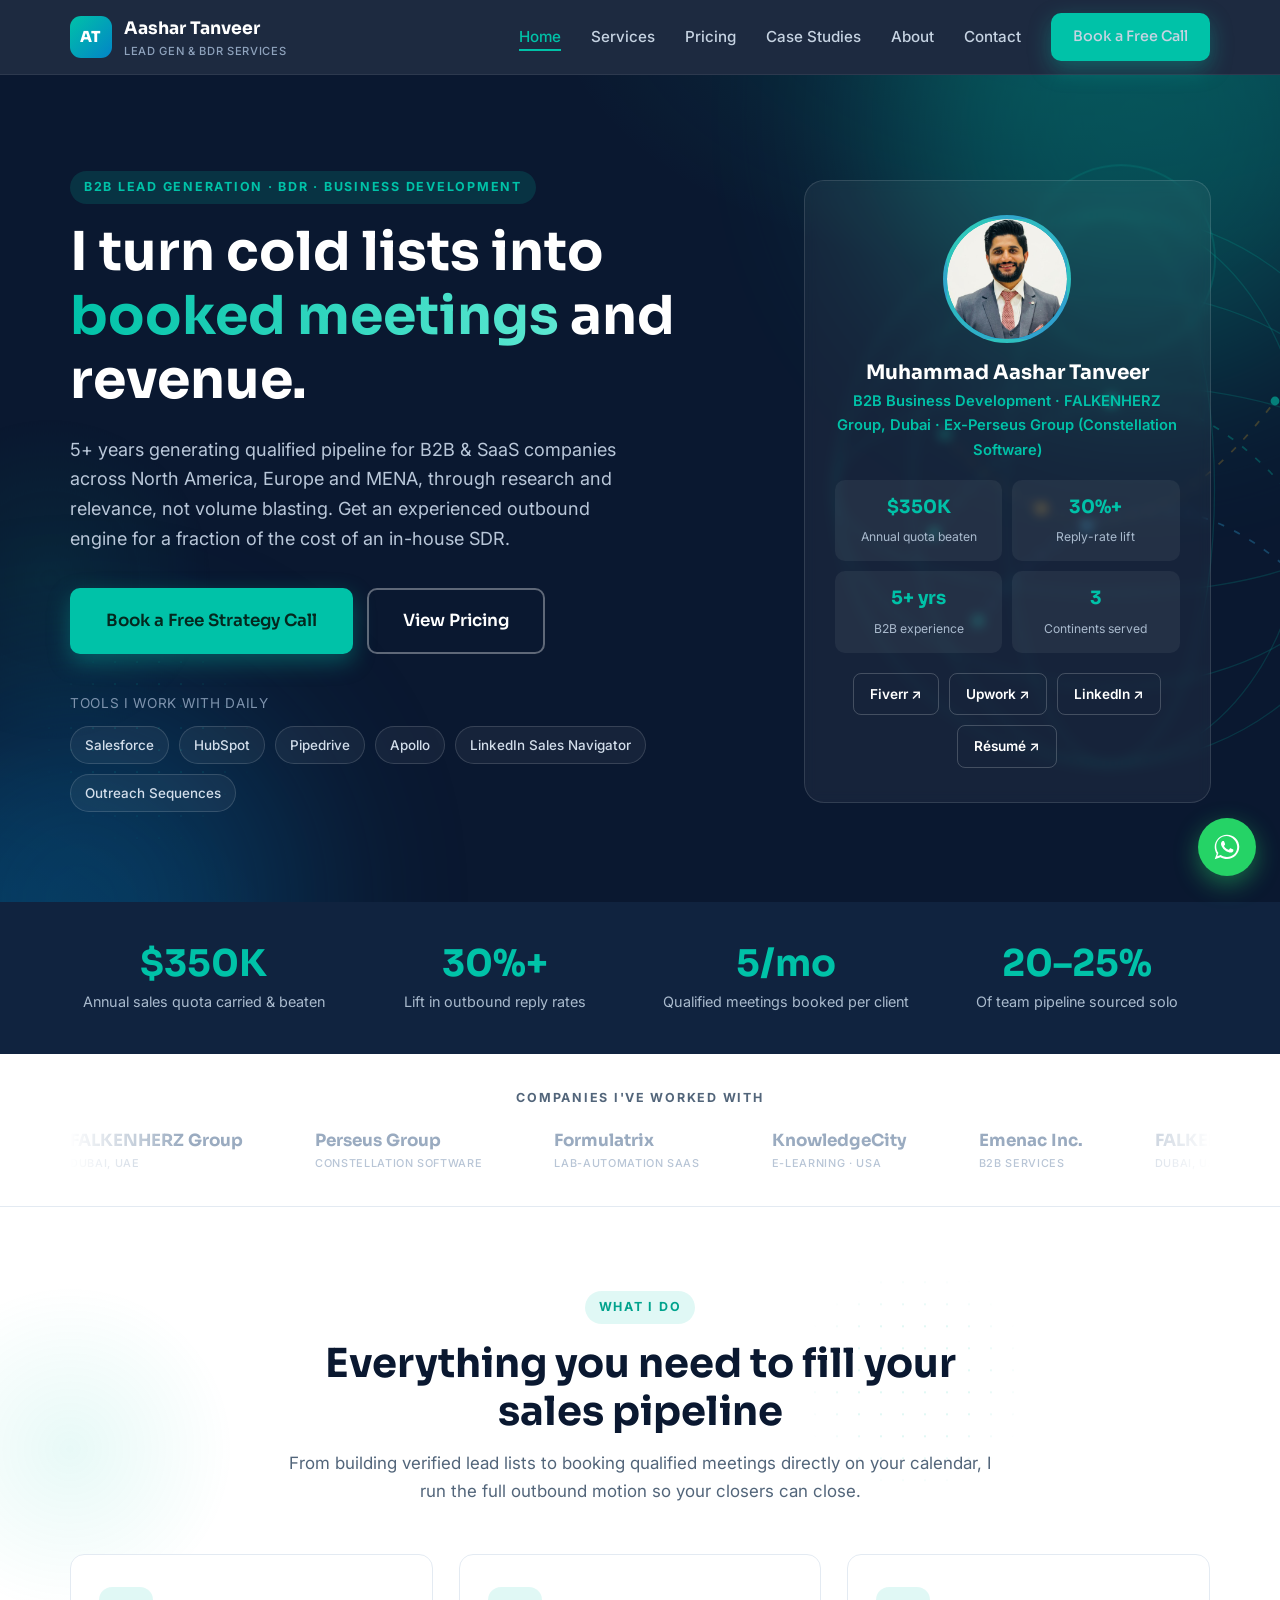
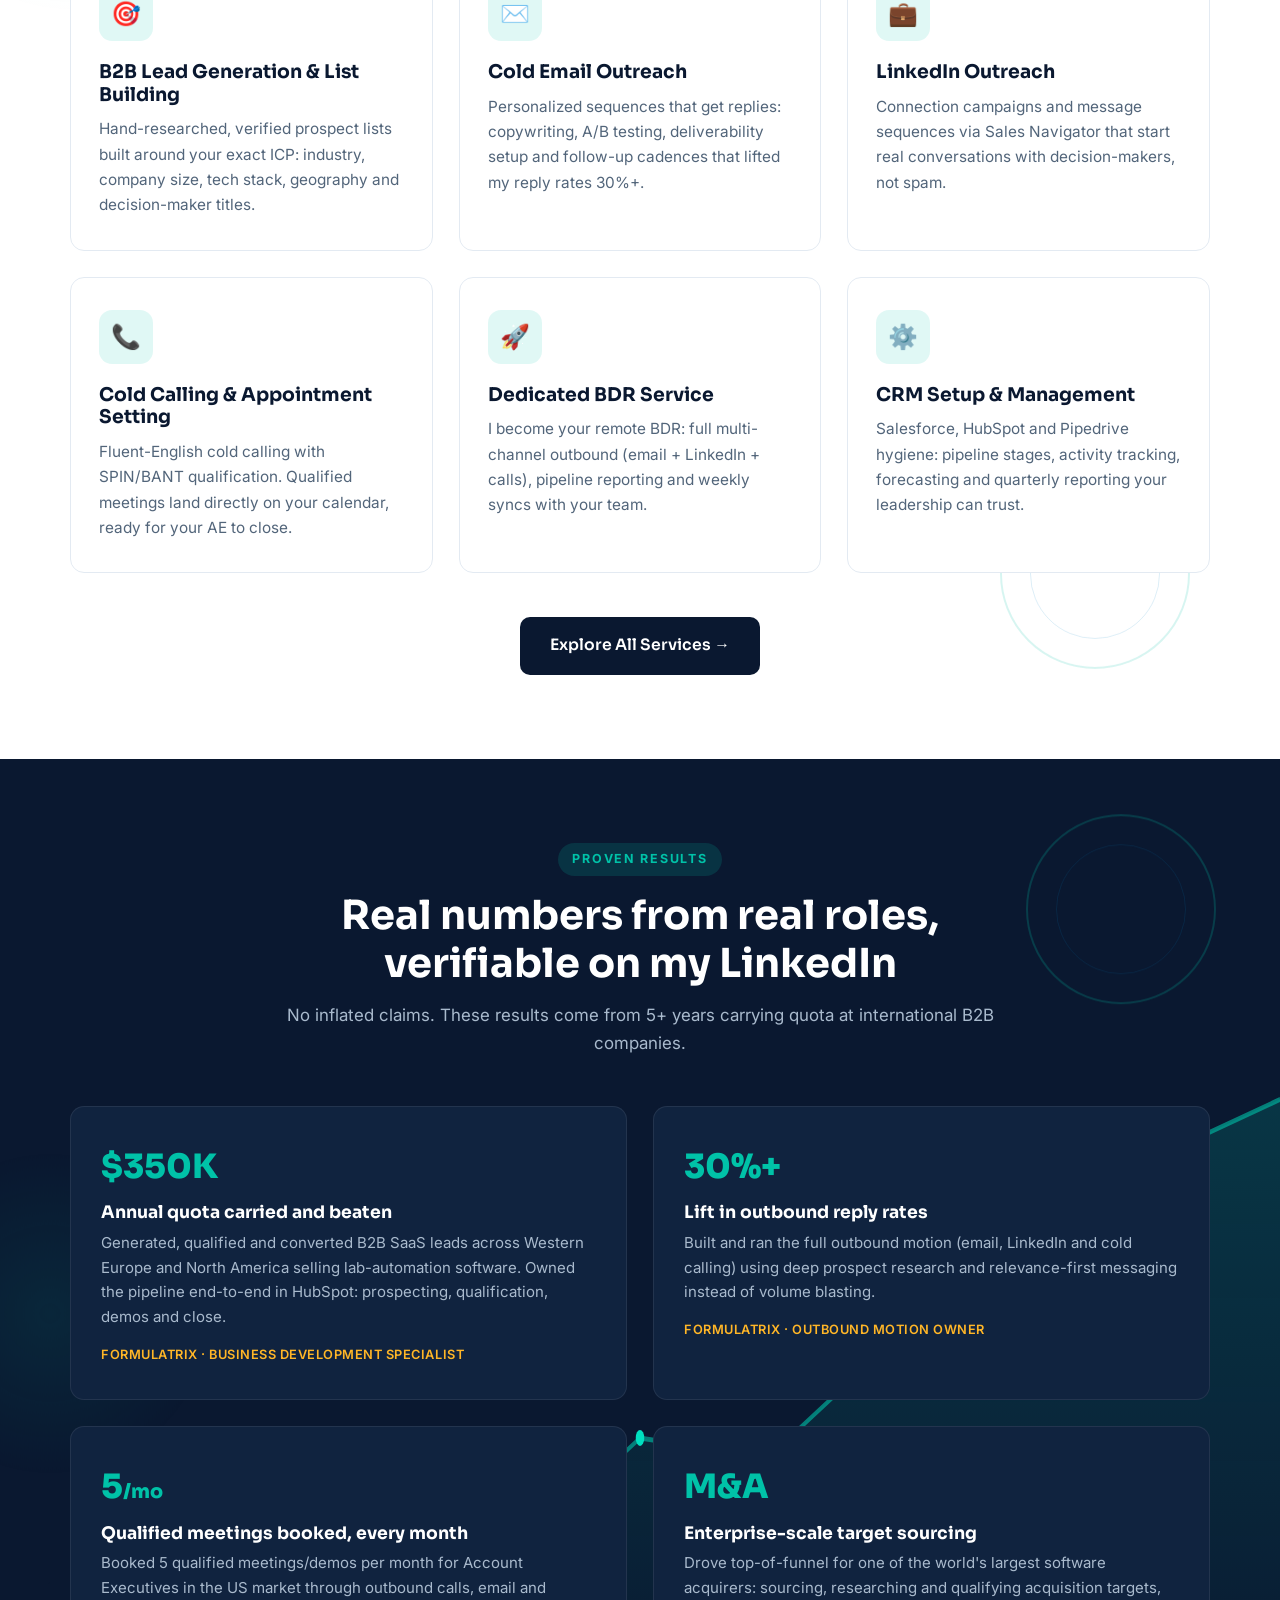
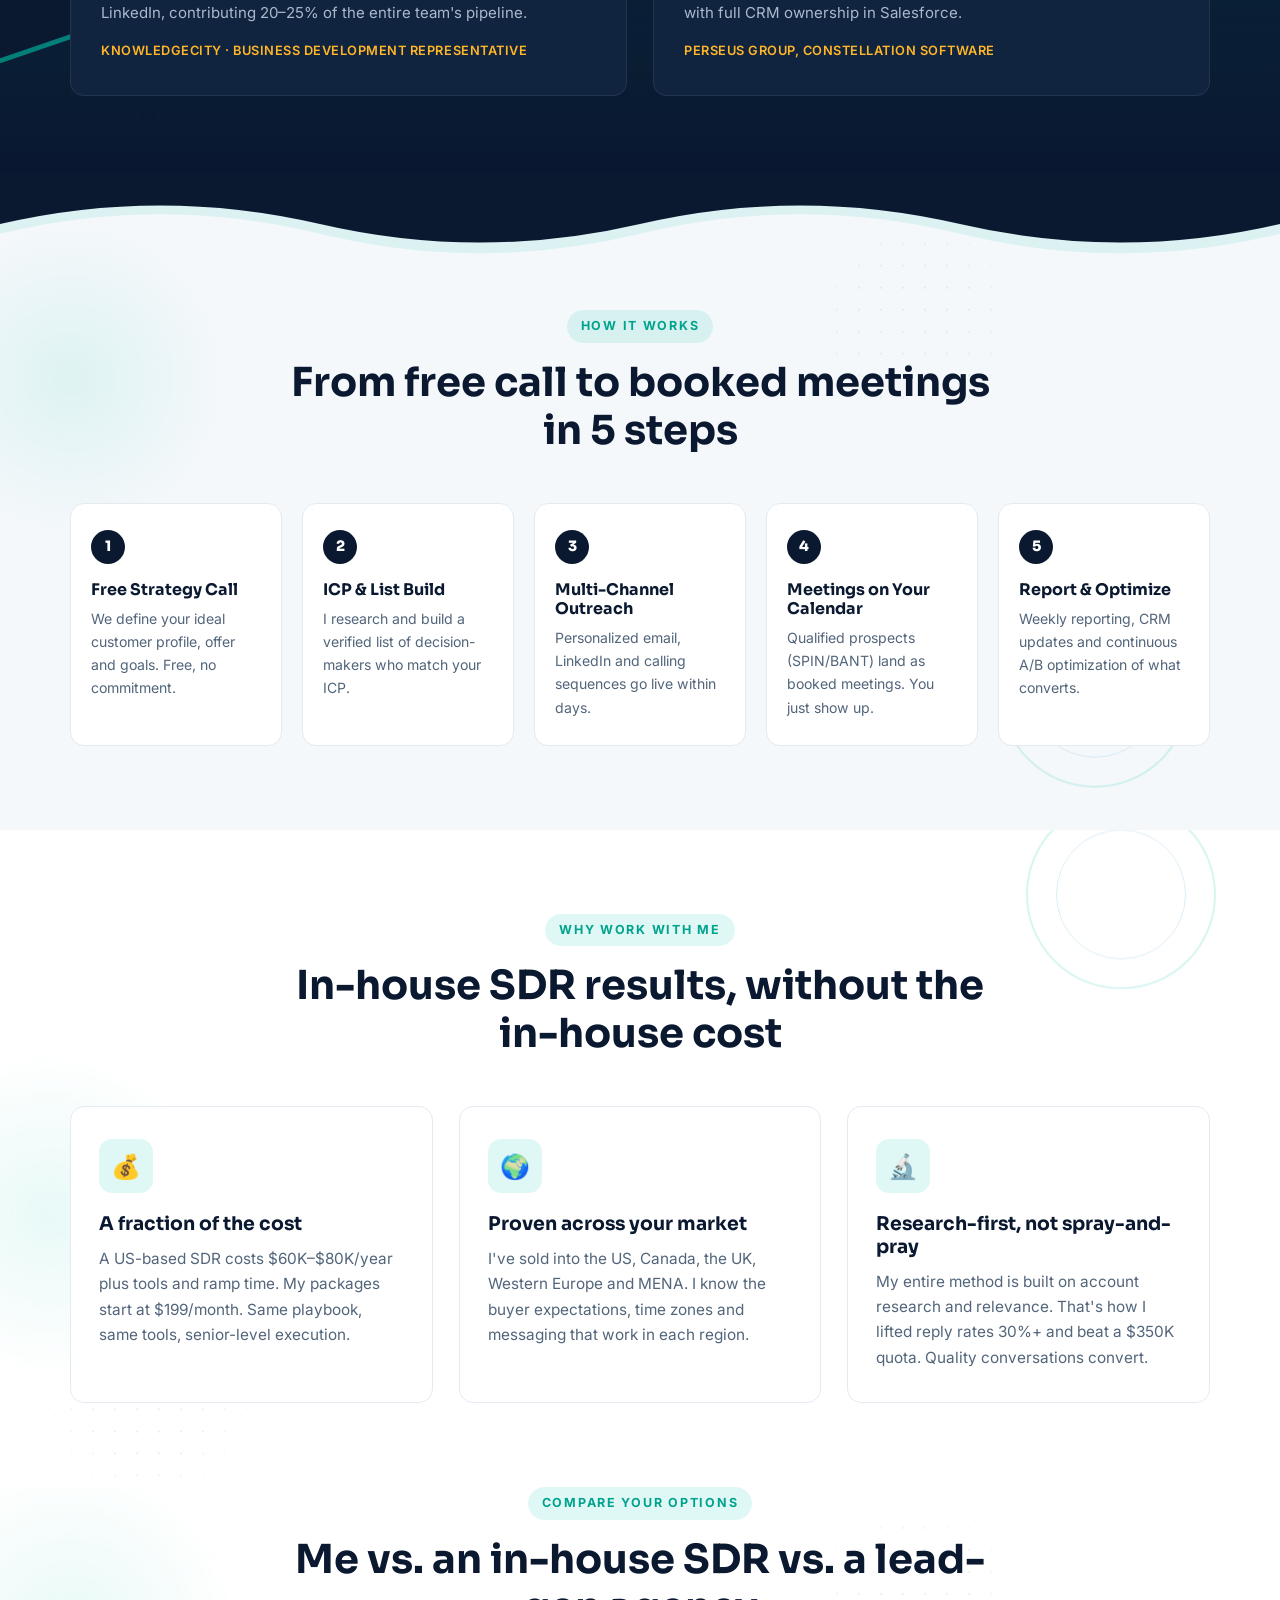
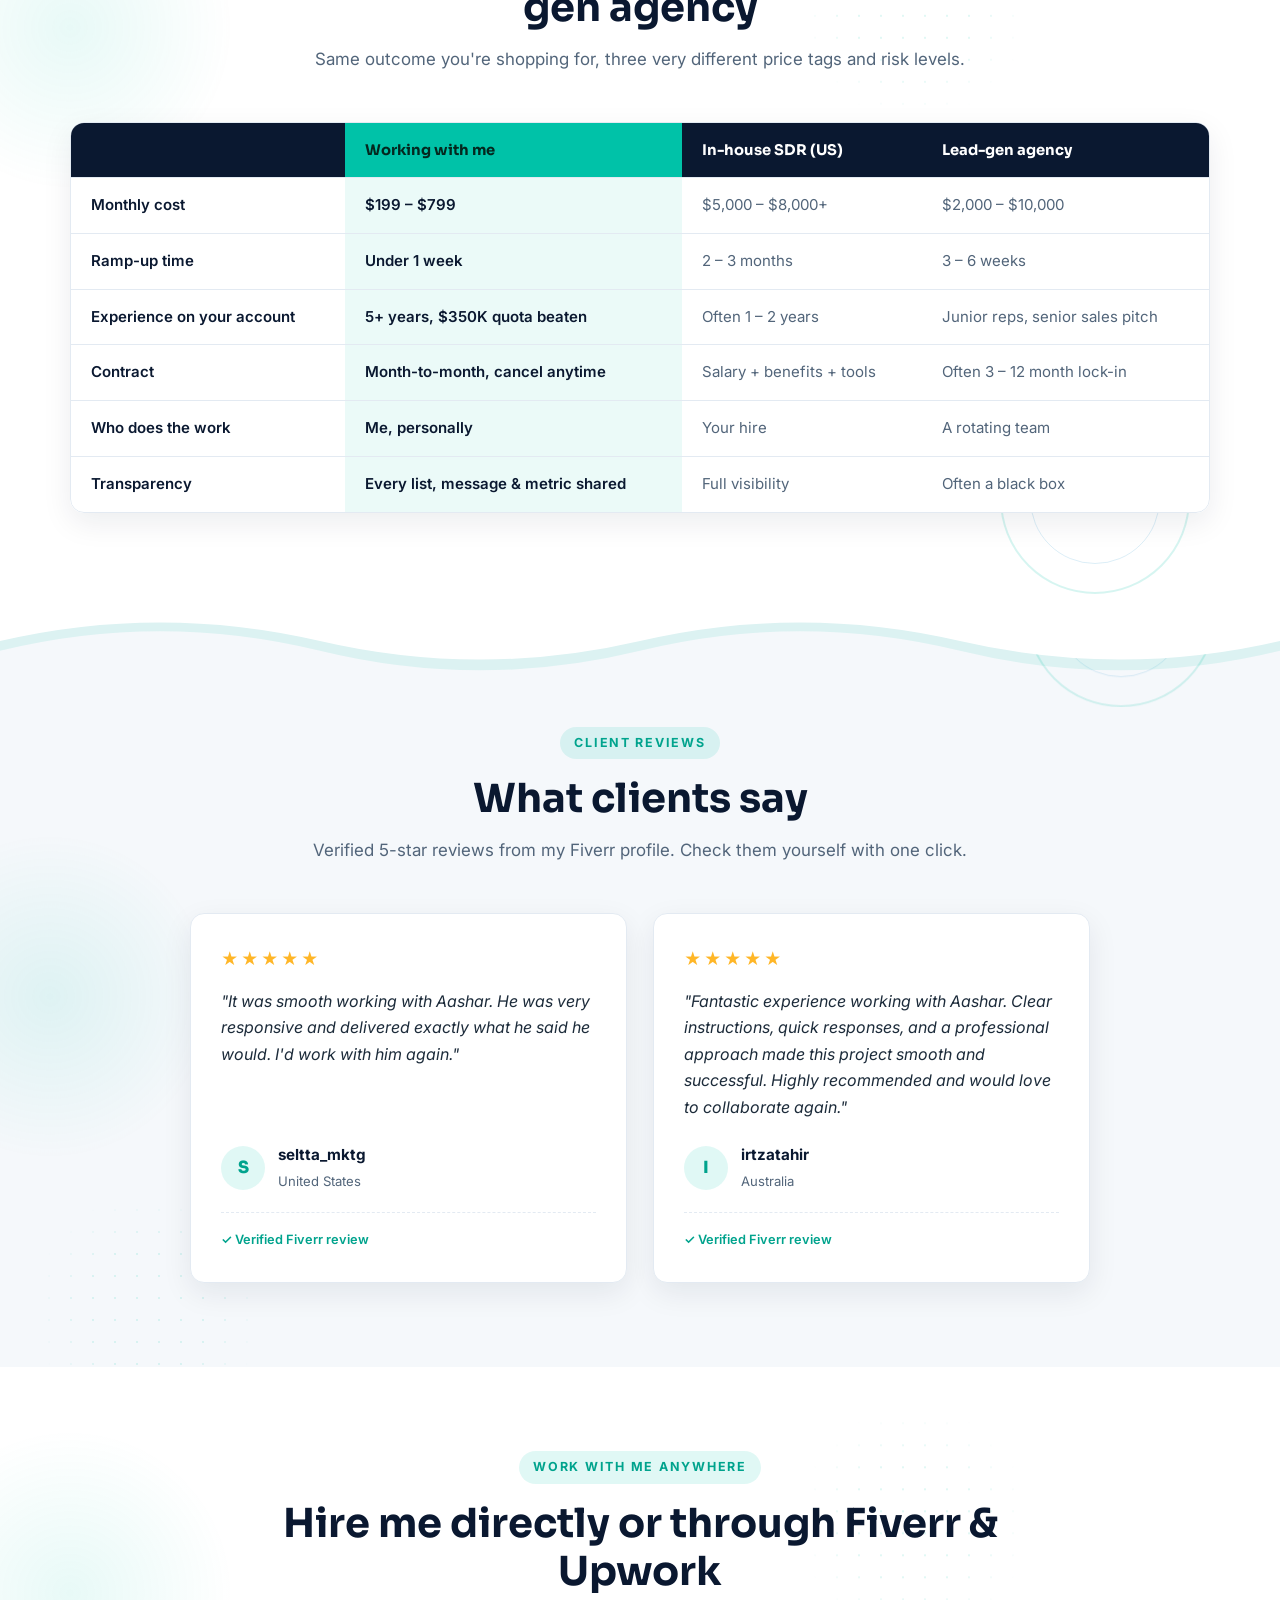
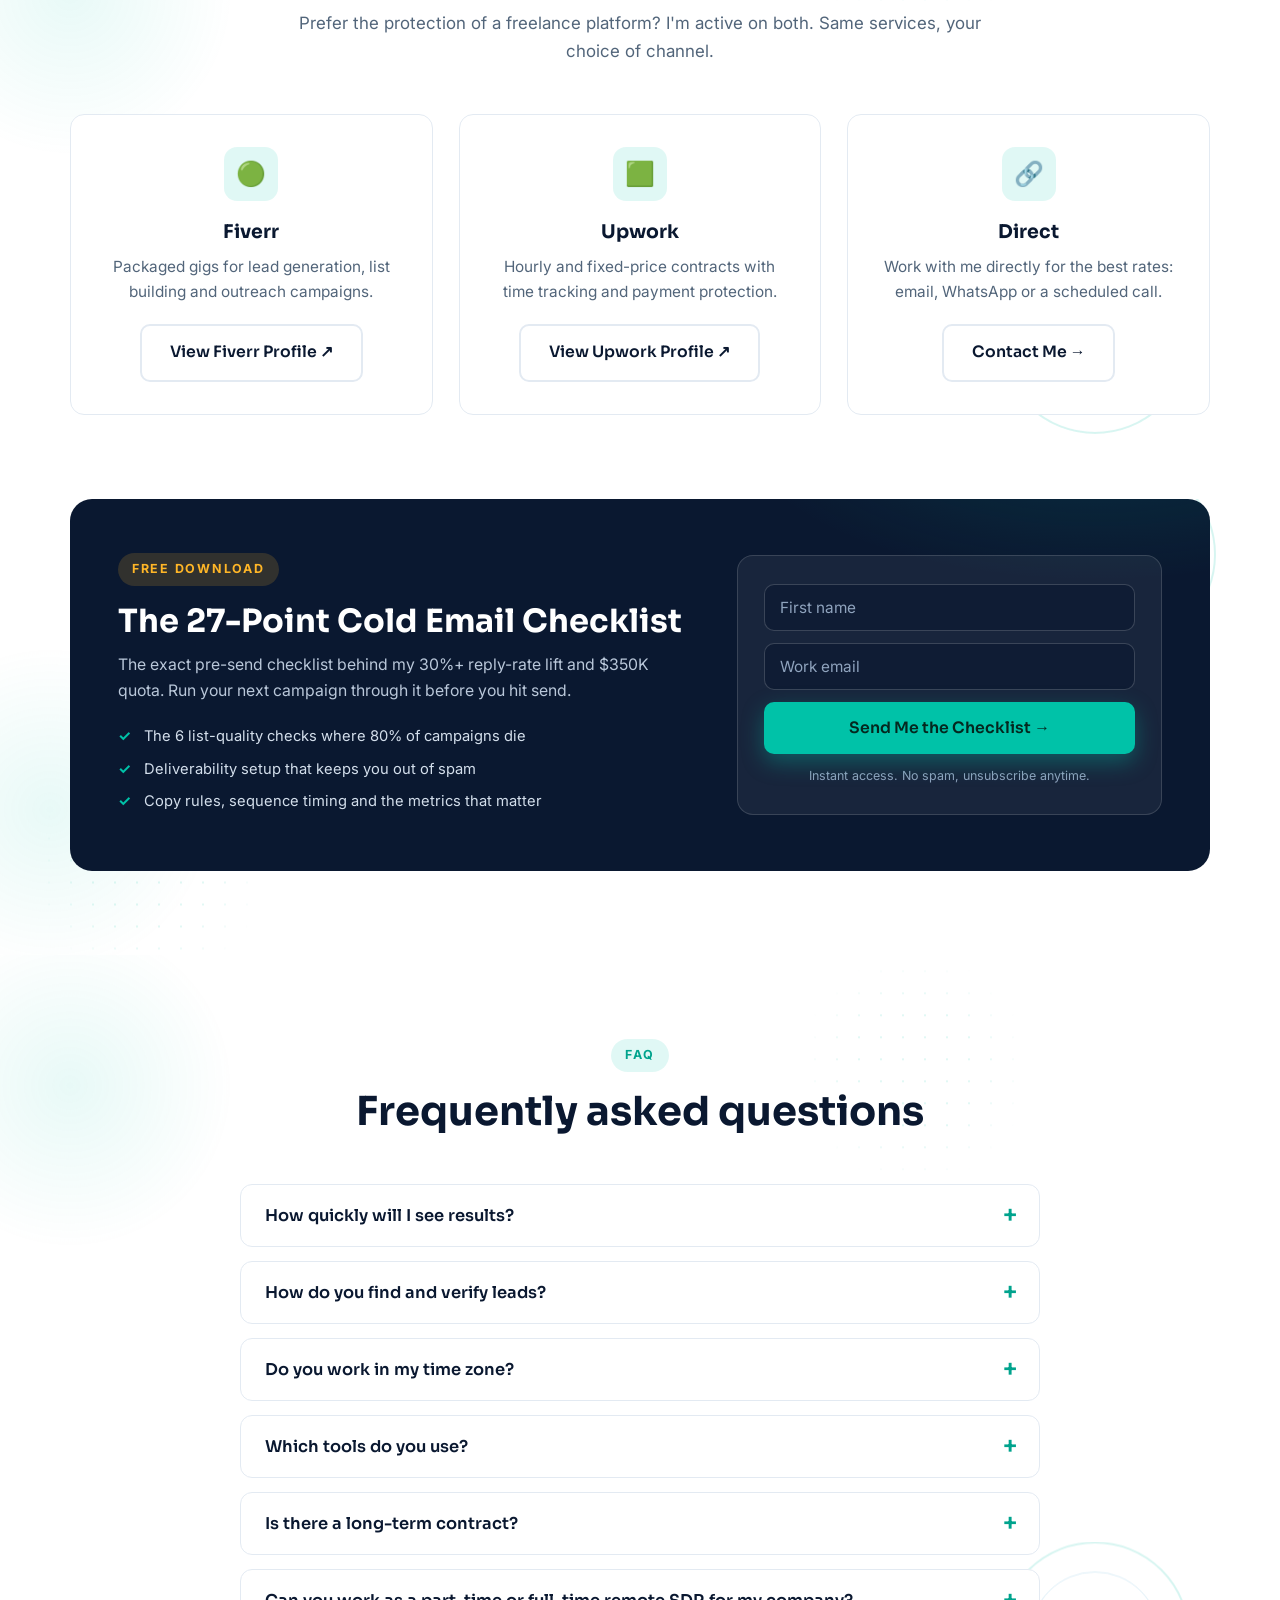
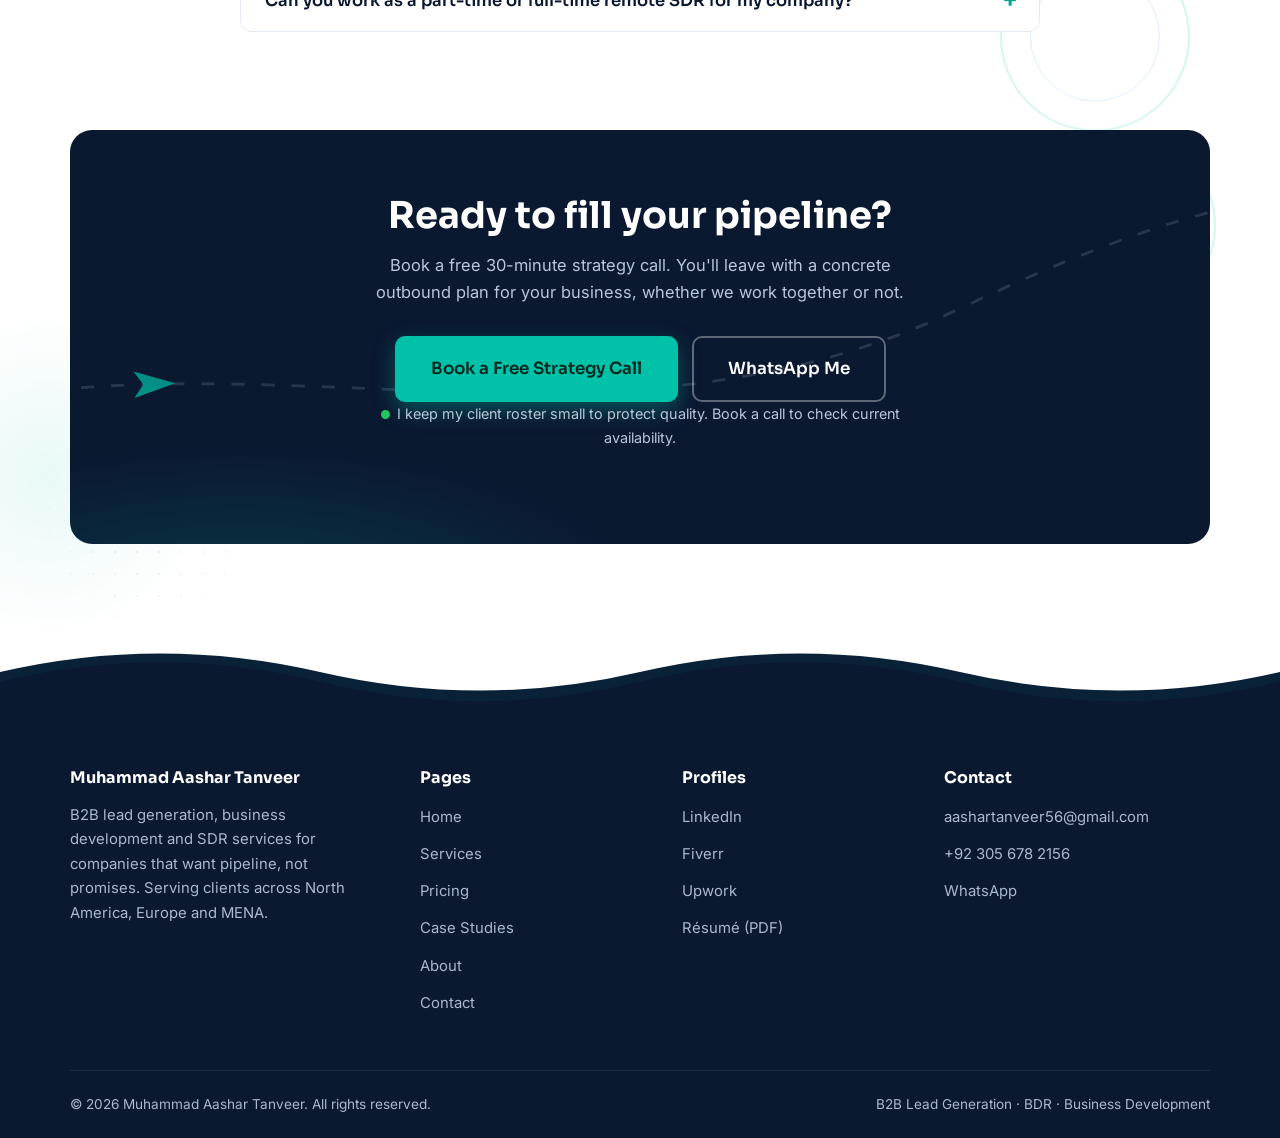
<file: index.html>
<!DOCTYPE html>
<html lang="en">
<head>
  <meta charset="UTF-8">
  <meta name="viewport" content="width=device-width, initial-scale=1.0">
  <title>Muhammad Aashar Tanveer | B2B Lead Generation, SDR & Business Development Services</title>
  <meta name="description" content="B2B lead generation, appointment setting and dedicated SDR services. 5+ years generating pipeline across the US, Europe & MENA. $350K quota beaten, 30%+ reply-rate lift. Book a free strategy call.">
  <meta name="keywords" content="B2B lead generation services, SDR services, appointment setting, cold email outreach, LinkedIn outreach, business development freelancer, outbound sales, sales development representative, lead generation expert Pakistan">
  <meta name="author" content="Muhammad Aashar Tanveer">
  <meta name="robots" content="index, follow">
  <meta name="google-site-verification" content="MMNcmyZaL-5xoVhJj15dfKG_x6_2yUx43nKgNV9C7C4">
  <link rel="canonical" href="https://aashartanveer.github.io/">

  <!-- Open Graph -->
  <meta property="og:type" content="website">
  <meta property="og:url" content="https://aashartanveer.github.io/">
  <meta property="og:title" content="Muhammad Aashar Tanveer | B2B Lead Generation & BDR Services">
  <meta property="og:description" content="I turn cold lists into booked meetings and revenue. $350K quota beaten. 30%+ reply-rate lift. Lead gen, cold outreach & dedicated BDR services for B2B companies.">
  <meta property="og:site_name" content="Aashar Tanveer | Lead Generation & BDR Services">
  <meta property="og:image" content="https://aashartanveer.github.io/images/og-thumbnail.png">
  <meta property="og:image:width" content="1200">
  <meta property="og:image:height" content="630">
  <meta property="og:image:alt" content="Muhammad Aashar Tanveer | B2B Lead Generation, BDR & Business Development Services">

  <!-- Twitter -->
  <meta name="twitter:card" content="summary_large_image">
  <meta name="twitter:title" content="Muhammad Aashar Tanveer | B2B Lead Generation & BDR Services">
  <meta name="twitter:description" content="I turn cold lists into booked meetings and revenue. Lead gen, cold outreach & dedicated SDR services for B2B companies.">
  <meta name="twitter:image" content="https://aashartanveer.github.io/images/og-thumbnail.png">

  <link rel="icon" type="image/svg+xml" href="favicon.svg">
  <link rel="preconnect" href="https://fonts.googleapis.com">
  <link rel="preconnect" href="https://fonts.gstatic.com" crossorigin>
  <link href="https://fonts.googleapis.com/css2?family=Sora:wght@600;700;800&family=Inter:wght@400;500;600&display=swap" rel="stylesheet">
  <link rel="stylesheet" href="css/style.css">

  <!-- Structured data for Google -->
  <script type="application/ld+json">
  {
    "@context": "https://schema.org",
    "@type": "Person",
    "name": "Muhammad Aashar Tanveer",
    "url": "https://aashartanveer.github.io/",
    "email": "mailto:aashartanveer56@gmail.com",
    "telephone": "+923056782156",
    "jobTitle": "B2B Lead Generation & Business Development Specialist",
    "address": { "@type": "PostalAddress", "addressLocality": "Lahore", "addressCountry": "PK" },
    "sameAs": [
      "https://www.linkedin.com/in/aashartanveer",
      "https://www.fiverr.com/s/8z1GmG4",
      "https://www.upwork.com/freelancers/~010ec83e0015509658"
    ],
    "knowsAbout": ["B2B Lead Generation", "Sales Development", "Cold Email Outreach", "LinkedIn Outreach", "Appointment Setting", "Salesforce", "HubSpot", "Pipedrive"]
  }
  </script>
  <script type="application/ld+json">
  {
    "@context": "https://schema.org",
    "@type": "ProfessionalService",
    "name": "Aashar Tanveer | B2B Lead Generation & BDR Services",
    "url": "https://aashartanveer.github.io/",
    "email": "aashartanveer56@gmail.com",
    "telephone": "+923056782156",
    "priceRange": "$",
    "areaServed": ["United States", "Canada", "United Kingdom", "Europe", "Middle East", "Australia"],
    "description": "Freelance B2B lead generation, cold outreach, appointment setting and dedicated SDR services for SaaS and B2B companies.",
    "founder": { "@type": "Person", "name": "Muhammad Aashar Tanveer" }
  }
  </script>
  <script type="application/ld+json">
  {
    "@context": "https://schema.org",
    "@type": "FAQPage",
    "mainEntity": [
      {
        "@type": "Question",
        "name": "How quickly will I see results from B2B lead generation?",
        "acceptedAnswer": { "@type": "Answer", "text": "List building and outreach start within the first week. Most clients see first replies within 1-2 weeks and first booked meetings within 2-4 weeks, depending on market and offer. Outbound compounds: months 2 and 3 consistently outperform month 1." }
      },
      {
        "@type": "Question",
        "name": "How do you find and verify leads?",
        "acceptedAnswer": { "@type": "Answer", "text": "I combine LinkedIn Sales Navigator, Apollo and manual research to build lists matched to your exact ICP, then verify every email before outreach to protect your domain reputation and keep bounce rates low." }
      },
      {
        "@type": "Question",
        "name": "Do you work in US, UK or European time zones?",
        "acceptedAnswer": { "@type": "Answer", "text": "Yes. I have 5+ years of experience working with US, Canadian, UK and European teams and structure my day for meaningful overlap with your business hours, including calls and same-day responses." }
      },
      {
        "@type": "Question",
        "name": "Which sales tools do you use?",
        "acceptedAnswer": { "@type": "Answer", "text": "Salesforce, HubSpot and Pipedrive for CRM; Apollo and LinkedIn Sales Navigator for prospecting; plus standard sequencing and enrichment tools. I can work inside your existing stack or recommend an affordable one." }
      },
      {
        "@type": "Question",
        "name": "Is there a long-term contract?",
        "acceptedAnswer": { "@type": "Answer", "text": "No. All packages are month-to-month and you can cancel anytime." }
      },
      {
        "@type": "Question",
        "name": "Can you work as a remote SDR or BDR for my company?",
        "acceptedAnswer": { "@type": "Answer", "text": "Yes. The Dedicated BDR package embeds me in your team, CRM and stand-ups as your remote BDR at a fraction of the cost of a local hire. I am also open to longer-term SDR/BDR roles." }
      }
    ]
  }
  </script>
</head>
<body>

  <header class="site-header">
    <div class="container nav">
      <a href="index.html" class="brand">
        <span class="brand-mark">AT</span>
        <span>Aashar Tanveer<small>Lead Gen &amp; BDR Services</small></span>
      </a>
      <button class="nav-toggle" aria-label="Toggle menu">☰</button>
      <ul class="nav-links">
        <li><a href="index.html" class="active">Home</a></li>
        <li><a href="services.html">Services</a></li>
        <li><a href="pricing.html">Pricing</a></li>
        <li><a href="case-studies.html">Case Studies</a></li>
        <li><a href="about.html">About</a></li>
        <li><a href="contact.html">Contact</a></li>
        <li><a href="contact.html" class="btn btn-primary">Book a Free Call</a></li>
      </ul>
    </div>
  </header>

  <!-- ================= HERO ================= -->
  <section class="hero">
    <svg class="hero-globe" viewBox="0 0 600 600" aria-hidden="true">
      <g class="globe-spin" stroke="rgba(0,194,168,0.32)" fill="none" stroke-width="1.2">
        <circle cx="300" cy="300" r="250"/>
        <ellipse cx="300" cy="300" rx="250" ry="95"/>
        <ellipse cx="300" cy="300" rx="250" ry="180"/>
        <ellipse cx="300" cy="300" rx="95" ry="250"/>
        <ellipse cx="300" cy="300" rx="180" ry="250"/>
      </g>
      <g fill="none" stroke-width="1.6">
        <path class="globe-arc" d="M140,340 Q300,120 460,300" stroke="rgba(0,194,168,0.55)"/>
        <path class="globe-arc" d="M180,420 Q320,240 470,380" stroke="rgba(56,189,248,0.5)"/>
        <path class="globe-arc" d="M150,250 Q300,420 450,220" stroke="rgba(255,182,39,0.4)"/>
      </g>
      <g>
        <circle r="5" fill="#00e0c0"><animateMotion dur="5.5s" repeatCount="indefinite" path="M140,340 Q300,120 460,300"/></circle>
        <circle r="4" fill="#38bdf8"><animateMotion dur="7.5s" repeatCount="indefinite" path="M180,420 Q320,240 470,380"/></circle>
        <circle r="4" fill="#ffb627"><animateMotion dur="9.5s" repeatCount="indefinite" path="M150,250 Q300,420 450,220"/></circle>
      </g>
      <g class="globe-city" fill="rgba(0,224,192,0.9)">
        <circle cx="140" cy="340" r="4"/><circle cx="460" cy="300" r="4"/>
        <circle cx="180" cy="420" r="4"/><circle cx="470" cy="380" r="4"/>
        <circle cx="150" cy="250" r="4"/><circle cx="450" cy="220" r="4"/>
      </g>
    </svg>
    <div class="container hero-grid">
      <div>
        <span class="eyebrow">B2B Lead Generation · BDR · Business Development</span>
        <h1>I turn cold lists into <span class="hl">booked meetings</span> and revenue.</h1>
        <p class="hero-sub">5+ years generating qualified pipeline for B2B &amp; SaaS companies across North America, Europe and MENA, through research and relevance, not volume blasting. Get an experienced outbound engine for a fraction of the cost of an in-house SDR.</p>
        <div class="hero-ctas">
          <a href="contact.html" class="btn btn-primary btn-lg">Book a Free Strategy Call</a>
          <a href="pricing.html" class="btn btn-outline btn-lg">View Pricing</a>
        </div>
        <p class="hero-trust">Tools I work with daily</p>
        <div class="tool-badges">
          <span>Salesforce</span><span>HubSpot</span><span>Pipedrive</span><span>Apollo</span><span>LinkedIn Sales Navigator</span><span>Outreach Sequences</span>
        </div>
      </div>

      <div class="hero-card">
        <div class="avatar" id="avatar"><img src="images/profile.jpg" alt="Muhammad Aashar Tanveer, B2B Lead Generation and BDR Specialist"></div>
        <h3>Muhammad Aashar Tanveer</h3>
        <p class="role">B2B Business Development · FALKENHERZ Group, Dubai · Ex-Perseus Group (Constellation Software)</p>
        <div class="hero-card-stats">
          <div><strong data-count="350" data-prefix="$" data-suffix="K">$350K</strong><span>Annual quota beaten</span></div>
          <div><strong data-count="30" data-suffix="%+">30%+</strong><span>Reply-rate lift</span></div>
          <div><strong data-count="5" data-suffix="+ yrs">5+ yrs</strong><span>B2B experience</span></div>
          <div><strong data-count="3">3</strong><span>Continents served</span></div>
        </div>
        <div class="profile-links">
          <a href="https://www.fiverr.com/s/8z1GmG4" target="_blank" rel="noopener">Fiverr ↗</a>
          <a href="https://www.upwork.com/freelancers/~010ec83e0015509658" target="_blank" rel="noopener">Upwork ↗</a>
          <a href="https://www.linkedin.com/in/aashartanveer" target="_blank" rel="noopener">LinkedIn ↗</a>
          <a href="Aashar-Tanveer-Resume.pdf" target="_blank" rel="noopener">Résumé ↗</a>
        </div>
      </div>
    </div>
  </section>

  <!-- ================= STATS ================= -->
  <div class="stats-bar">
    <div class="container stats-grid">
      <div class="stat"><h3 data-count="350" data-prefix="$" data-suffix="K">$350K</h3><p>Annual sales quota carried &amp; beaten</p></div>
      <div class="stat"><h3 data-count="30" data-suffix="%+">30%+</h3><p>Lift in outbound reply rates</p></div>
      <div class="stat"><h3 data-count="5" data-suffix="/mo">5/mo</h3><p>Qualified meetings booked per client</p></div>
      <div class="stat"><h3 data-count="25" data-prefix="20–" data-suffix="%">20–25%</h3><p>Of team pipeline sourced solo</p></div>
    </div>
  </div>

  <!-- ================= COMPANIES ================= -->
  <div class="logo-strip">
    <div class="container">
      <p class="label">Companies I've worked with</p>
      <div class="marquee">
        <div class="marquee-track">
          <div class="logo-row">
            <span>FALKENHERZ Group<small>Dubai, UAE</small></span>
            <span>Perseus Group<small>Constellation Software</small></span>
            <span>Formulatrix<small>Lab-Automation SaaS</small></span>
            <span>KnowledgeCity<small>E-Learning · USA</small></span>
            <span>Emenac Inc.<small>B2B Services</small></span>
          </div>
          <div class="logo-row" aria-hidden="true">
            <span>FALKENHERZ Group<small>Dubai, UAE</small></span>
            <span>Perseus Group<small>Constellation Software</small></span>
            <span>Formulatrix<small>Lab-Automation SaaS</small></span>
            <span>KnowledgeCity<small>E-Learning · USA</small></span>
            <span>Emenac Inc.<small>B2B Services</small></span>
          </div>
        </div>
      </div>
    </div>
  </div>

  <!-- ================= SERVICES ================= -->
  <section>
    <div class="container">
      <div class="section-head center reveal">
        <span class="eyebrow">What I Do</span>
        <h2>Everything you need to fill your sales pipeline</h2>
        <p>From building verified lead lists to booking qualified meetings directly on your calendar, I run the full outbound motion so your closers can close.</p>
      </div>
      <div class="cards-grid">
        <div class="card reveal">
          <div class="card-icon">🎯</div>
          <h3>B2B Lead Generation &amp; List Building</h3>
          <p>Hand-researched, verified prospect lists built around your exact ICP: industry, company size, tech stack, geography and decision-maker titles.</p>
        </div>
        <div class="card reveal">
          <div class="card-icon">✉️</div>
          <h3>Cold Email Outreach</h3>
          <p>Personalized sequences that get replies: copywriting, A/B testing, deliverability setup and follow-up cadences that lifted my reply rates 30%+.</p>
        </div>
        <div class="card reveal">
          <div class="card-icon">💼</div>
          <h3>LinkedIn Outreach</h3>
          <p>Connection campaigns and message sequences via Sales Navigator that start real conversations with decision-makers, not spam.</p>
        </div>
        <div class="card reveal">
          <div class="card-icon">📞</div>
          <h3>Cold Calling &amp; Appointment Setting</h3>
          <p>Fluent-English cold calling with SPIN/BANT qualification. Qualified meetings land directly on your calendar, ready for your AE to close.</p>
        </div>
        <div class="card reveal">
          <div class="card-icon">🚀</div>
          <h3>Dedicated BDR Service</h3>
          <p>I become your remote BDR: full multi-channel outbound (email + LinkedIn + calls), pipeline reporting and weekly syncs with your team.</p>
        </div>
        <div class="card reveal">
          <div class="card-icon">⚙️</div>
          <h3>CRM Setup &amp; Management</h3>
          <p>Salesforce, HubSpot and Pipedrive hygiene: pipeline stages, activity tracking, forecasting and quarterly reporting your leadership can trust.</p>
        </div>
      </div>
      <div style="text-align:center; margin-top:44px;">
        <a href="services.html" class="btn btn-dark">Explore All Services →</a>
      </div>
    </div>
  </section>

  <!-- ================= RESULTS ================= -->
  <section class="section-dark">
    <svg class="chart-bg" viewBox="0 0 1200 400" preserveAspectRatio="none" aria-hidden="true">
      <defs>
        <linearGradient id="chartGrad" x1="0" y1="0" x2="0" y2="1">
          <stop offset="0" stop-color="#00c2a8" stop-opacity="0.18"/>
          <stop offset="1" stop-color="#00c2a8" stop-opacity="0"/>
        </linearGradient>
      </defs>
      <path class="chart-area" d="M0,340 L120,318 240,328 360,278 480,288 600,228 720,238 840,178 960,148 1080,88 1200,58 L1200,400 L0,400 Z" fill="url(#chartGrad)"/>
      <path class="chart-line" d="M0,340 L120,318 240,328 360,278 480,288 600,228 720,238 840,178 960,148 1080,88 1200,58" fill="none" stroke="rgba(0,194,168,0.6)" stroke-width="2.5"/>
      <g class="chart-points" fill="#00e0c0">
        <circle cx="360" cy="278" r="4"/><circle cx="600" cy="228" r="4"/><circle cx="840" cy="178" r="4"/><circle cx="1080" cy="88" r="4"/>
      </g>
    </svg>
    <div class="container">
      <div class="section-head center reveal">
        <span class="eyebrow">Proven Results</span>
        <h2>Real numbers from real roles, verifiable on my LinkedIn</h2>
        <p>No inflated claims. These results come from 5+ years carrying quota at international B2B companies.</p>
      </div>
      <div class="results-grid">
        <div class="result-card reveal">
          <div class="metric">$350K</div>
          <h3>Annual quota carried and beaten</h3>
          <p>Generated, qualified and converted B2B SaaS leads across Western Europe and North America selling lab-automation software. Owned the pipeline end-to-end in HubSpot: prospecting, qualification, demos and close.</p>
          <span class="where">FORMULATRIX · BUSINESS DEVELOPMENT SPECIALIST</span>
        </div>
        <div class="result-card reveal">
          <div class="metric">30%+</div>
          <h3>Lift in outbound reply rates</h3>
          <p>Built and ran the full outbound motion (email, LinkedIn and cold calling) using deep prospect research and relevance-first messaging instead of volume blasting.</p>
          <span class="where">FORMULATRIX · OUTBOUND MOTION OWNER</span>
        </div>
        <div class="result-card reveal">
          <div class="metric">5<span style="font-size:1.2rem;">/mo</span></div>
          <h3>Qualified meetings booked, every month</h3>
          <p>Booked 5 qualified meetings/demos per month for Account Executives in the US market through outbound calls, email and LinkedIn, contributing 20–25% of the entire team's pipeline.</p>
          <span class="where">KNOWLEDGECITY · BUSINESS DEVELOPMENT REPRESENTATIVE</span>
        </div>
        <div class="result-card reveal">
          <div class="metric">M&amp;A</div>
          <h3>Enterprise-scale target sourcing</h3>
          <p>Drove top-of-funnel for one of the world's largest software acquirers: sourcing, researching and qualifying acquisition targets, with full CRM ownership in Salesforce.</p>
          <span class="where">PERSEUS GROUP, CONSTELLATION SOFTWARE</span>
        </div>
      </div>
    </div>
  </section>

  <!-- ================= PROCESS ================= -->
  <section class="bg-soft has-wave">
    <div class="wave-divider" aria-hidden="true">
      <svg viewBox="0 0 1440 90" preserveAspectRatio="none">
        <path class="wave w2" fill="rgba(0,194,168,0.10)" d="M0,55 q180,-40 360,0 t360,0 t360,0 t360,0 t360,0 t360,0 t360,0 t360,0 L2880,0 L0,0 Z"/>
        <path class="wave w1" fill="#0a1830" d="M0,45 q180,-38 360,0 t360,0 t360,0 t360,0 t360,0 t360,0 t360,0 t360,0 L2880,0 L0,0 Z"/>
      </svg>
    </div>
    <div class="container">
      <div class="section-head center reveal">
        <span class="eyebrow">How It Works</span>
        <h2>From free call to booked meetings in 5 steps</h2>
      </div>
      <div class="steps-grid">
        <div class="step reveal"><div class="step-num">1</div><h3>Free Strategy Call</h3><p>We define your ideal customer profile, offer and goals. Free, no commitment.</p></div>
        <div class="step reveal"><div class="step-num">2</div><h3>ICP &amp; List Build</h3><p>I research and build a verified list of decision-makers who match your ICP.</p></div>
        <div class="step reveal"><div class="step-num">3</div><h3>Multi-Channel Outreach</h3><p>Personalized email, LinkedIn and calling sequences go live within days.</p></div>
        <div class="step reveal"><div class="step-num">4</div><h3>Meetings on Your Calendar</h3><p>Qualified prospects (SPIN/BANT) land as booked meetings. You just show up.</p></div>
        <div class="step reveal"><div class="step-num">5</div><h3>Report &amp; Optimize</h3><p>Weekly reporting, CRM updates and continuous A/B optimization of what converts.</p></div>
      </div>
    </div>
  </section>

  <!-- ================= WHY ME ================= -->
  <section>
    <div class="container">
      <div class="section-head center reveal">
        <span class="eyebrow">Why Work With Me</span>
        <h2>In-house SDR results, without the in-house cost</h2>
      </div>
      <div class="cards-grid">
        <div class="card reveal">
          <div class="card-icon">💰</div>
          <h3>A fraction of the cost</h3>
          <p>A US-based SDR costs $60K–$80K/year plus tools and ramp time. My packages start at $<span data-price="starter">199</span>/month. Same playbook, same tools, senior-level execution.</p>
        </div>
        <div class="card reveal">
          <div class="card-icon">🌍</div>
          <h3>Proven across your market</h3>
          <p>I've sold into the US, Canada, the UK, Western Europe and MENA. I know the buyer expectations, time zones and messaging that work in each region.</p>
        </div>
        <div class="card reveal">
          <div class="card-icon">🔬</div>
          <h3>Research-first, not spray-and-pray</h3>
          <p>My entire method is built on account research and relevance. That's how I lifted reply rates 30%+ and beat a $350K quota. Quality conversations convert.</p>
        </div>
      </div>
    </div>
  </section>

  <!-- ================= COMPARISON ================= -->
  <section style="padding-top:0;">
    <div class="container">
      <div class="section-head center reveal">
        <span class="eyebrow">Compare Your Options</span>
        <h2>Me vs. an in-house SDR vs. a lead-gen agency</h2>
        <p>Same outcome you're shopping for, three very different price tags and risk levels.</p>
      </div>
      <div class="compare-wrap reveal">
        <table class="compare">
          <thead>
            <tr>
              <th></th>
              <th class="hl-col">Working with me</th>
              <th>In-house SDR (US)</th>
              <th>Lead-gen agency</th>
            </tr>
          </thead>
          <tbody>
            <tr><td>Monthly cost</td><td class="hl-col">$199 – $799</td><td>$5,000 – $8,000+</td><td>$2,000 – $10,000</td></tr>
            <tr><td>Ramp-up time</td><td class="hl-col">Under 1 week</td><td>2 – 3 months</td><td>3 – 6 weeks</td></tr>
            <tr><td>Experience on your account</td><td class="hl-col">5+ years, $350K quota beaten</td><td>Often 1 – 2 years</td><td>Junior reps, senior sales pitch</td></tr>
            <tr><td>Contract</td><td class="hl-col">Month-to-month, cancel anytime</td><td>Salary + benefits + tools</td><td>Often 3 – 12 month lock-in</td></tr>
            <tr><td>Who does the work</td><td class="hl-col">Me, personally</td><td>Your hire</td><td>A rotating team</td></tr>
            <tr><td>Transparency</td><td class="hl-col">Every list, message &amp; metric shared</td><td>Full visibility</td><td>Often a black box</td></tr>
          </tbody>
        </table>
      </div>
    </div>
  </section>

  <!-- ================= TESTIMONIALS ================= -->
  <section class="bg-soft has-wave">
    <div class="wave-divider" aria-hidden="true">
      <svg viewBox="0 0 1440 90" preserveAspectRatio="none">
        <path class="wave w2" fill="rgba(0,194,168,0.10)" d="M0,55 q180,-40 360,0 t360,0 t360,0 t360,0 t360,0 t360,0 t360,0 t360,0 L2880,0 L0,0 Z"/>
        <path class="wave w1" fill="#ffffff" d="M0,45 q180,-38 360,0 t360,0 t360,0 t360,0 t360,0 t360,0 t360,0 t360,0 L2880,0 L0,0 Z"/>
      </svg>
    </div>
    <div class="container">
      <div class="section-head center reveal">
        <span class="eyebrow">Client Reviews</span>
        <h2>What clients say</h2>
        <p>Verified 5-star reviews from my Fiverr profile. Check them yourself with one click.</p>
      </div>
      <div class="testi-grid">
        <div class="testi-card reveal">
          <div class="stars" aria-label="5 out of 5 stars">★★★★★</div>
          <blockquote>"It was smooth working with Aashar. He was very responsive and delivered exactly what he said he would. I'd work with him again."</blockquote>
          <div class="testi-meta">
            <div class="testi-avatar">S</div>
            <div><strong>seltta_mktg</strong><span>United States</span></div>
          </div>
          <a href="https://www.fiverr.com/s/8z1GmG4" target="_blank" rel="noopener" class="testi-verified">✓ Verified Fiverr review</a>
        </div>
        <div class="testi-card reveal">
          <div class="stars" aria-label="5 out of 5 stars">★★★★★</div>
          <blockquote>"Fantastic experience working with Aashar. Clear instructions, quick responses, and a professional approach made this project smooth and successful. Highly recommended and would love to collaborate again."</blockquote>
          <div class="testi-meta">
            <div class="testi-avatar">I</div>
            <div><strong>irtzatahir</strong><span>Australia</span></div>
          </div>
          <a href="https://www.fiverr.com/s/8z1GmG4" target="_blank" rel="noopener" class="testi-verified">✓ Verified Fiverr review</a>
        </div>
      </div>
    </div>
  </section>

  <!-- ================= PROFILES ================= -->
  <section>
    <div class="container">
      <div class="section-head center reveal">
        <span class="eyebrow">Work With Me Anywhere</span>
        <h2>Hire me directly or through Fiverr &amp; Upwork</h2>
        <p>Prefer the protection of a freelance platform? I'm active on both. Same services, your choice of channel.</p>
      </div>
      <div class="cards-grid">
        <div class="card reveal" style="text-align:center;">
          <div class="card-icon" style="margin:0 auto 20px;">🟢</div>
          <h3>Fiverr</h3>
          <p>Packaged gigs for lead generation, list building and outreach campaigns.</p>
          <div style="margin-top:20px;"><a href="https://www.fiverr.com/s/8z1GmG4" target="_blank" rel="noopener" class="btn btn-ghost">View Fiverr Profile ↗</a></div>
        </div>
        <div class="card reveal" style="text-align:center;">
          <div class="card-icon" style="margin:0 auto 20px;">🟩</div>
          <h3>Upwork</h3>
          <p>Hourly and fixed-price contracts with time tracking and payment protection.</p>
          <div style="margin-top:20px;"><a href="https://www.upwork.com/freelancers/~010ec83e0015509658" target="_blank" rel="noopener" class="btn btn-ghost">View Upwork Profile ↗</a></div>
        </div>
        <div class="card reveal" style="text-align:center;">
          <div class="card-icon" style="margin:0 auto 20px;">🔗</div>
          <h3>Direct</h3>
          <p>Work with me directly for the best rates: email, WhatsApp or a scheduled call.</p>
          <div style="margin-top:20px;"><a href="contact.html" class="btn btn-ghost">Contact Me →</a></div>
        </div>
      </div>
    </div>
  </section>

  <!-- ================= LEAD MAGNET ================= -->
  <section style="padding-top:0;">
    <div class="container">
      <div class="magnet-band reveal">
        <div>
          <span class="eyebrow">Free Download</span>
          <h2>The 27-Point Cold Email Checklist</h2>
          <p>The exact pre-send checklist behind my 30%+ reply-rate lift and $350K quota. Run your next campaign through it before you hit send.</p>
          <ul class="magnet-points">
            <li>The 6 list-quality checks where 80% of campaigns die</li>
            <li>Deliverability setup that keeps you out of spam</li>
            <li>Copy rules, sequence timing and the metrics that matter</li>
          </ul>
        </div>
        <form class="magnet-form" action="https://formsubmit.co/aashartanveer56@gmail.com" method="POST">
          <input type="hidden" name="_subject" value="New checklist lead: aashartanveer.github.io">
          <input type="hidden" name="_captcha" value="false">
          <input type="hidden" name="_template" value="table">
          <input type="hidden" name="_next" value="https://aashartanveer.github.io/checklist.html">
          <input type="hidden" name="lead_magnet" value="cold-email-checklist">
          <input type="text" name="_honey" style="display:none">
          <input type="text" name="name" placeholder="First name">
          <input type="email" name="email" required placeholder="Work email">
          <button type="submit" class="btn btn-primary">Send Me the Checklist →</button>
          <p class="fine">Instant access. No spam, unsubscribe anytime.</p>
        </form>
      </div>
    </div>
  </section>

  <!-- ================= FAQ ================= -->
  <section>
    <div class="container">
      <div class="section-head center reveal">
        <span class="eyebrow">FAQ</span>
        <h2>Frequently asked questions</h2>
      </div>
      <div class="faq-list">
        <div class="faq-item reveal">
          <button class="faq-q">How quickly will I see results?</button>
          <div class="faq-a"><p>List building and outreach start within the first week. Most clients see first replies within 1–2 weeks and first booked meetings within 2–4 weeks, depending on your market and offer. Outbound compounds: months 2 and 3 consistently outperform month 1.</p></div>
        </div>
        <div class="faq-item reveal">
          <button class="faq-q">How do you find and verify leads?</button>
          <div class="faq-a"><p>I combine LinkedIn Sales Navigator, Apollo and manual research to build lists matched to your exact ICP, then verify every email before any outreach goes out, protecting your domain reputation and keeping bounce rates low.</p></div>
        </div>
        <div class="faq-item reveal">
          <button class="faq-q">Do you work in my time zone?</button>
          <div class="faq-a"><p>Yes. I've spent 5+ years working with US, Canadian, UK and European teams and structure my day for meaningful overlap with your business hours, including calls and same-day responses.</p></div>
        </div>
        <div class="faq-item reveal">
          <button class="faq-q">Which tools do you use?</button>
          <div class="faq-a"><p>Salesforce, HubSpot and Pipedrive for CRM; Apollo and LinkedIn Sales Navigator for prospecting; plus standard sequencing and enrichment tools. I can work inside your existing stack or recommend an affordable one.</p></div>
        </div>
        <div class="faq-item reveal">
          <button class="faq-q">Is there a long-term contract?</button>
          <div class="faq-a"><p>No. All packages are month-to-month and you can cancel anytime. I keep clients with results, not contracts.</p></div>
        </div>
        <div class="faq-item reveal">
          <button class="faq-q">Can you work as a part-time or full-time remote SDR for my company?</button>
          <div class="faq-a"><p>Absolutely. The Dedicated BDR package is exactly that: I plug into your team, your CRM and your stand-ups as your remote BDR, at a fraction of the cost of a local hire. I'm also open to longer-term SDR/BDR roles.</p></div>
        </div>
      </div>
    </div>
  </section>

  <!-- ================= CTA ================= -->
  <section style="padding-top:0;">
    <div class="container">
      <div class="cta-band reveal">
        <svg class="cta-plane" viewBox="0 0 900 220" preserveAspectRatio="xMidYMid slice" aria-hidden="true">
          <path id="flightPath" class="flight-path" d="M-30,190 C180,70 400,200 620,95 S860,55 930,35" fill="none" stroke="rgba(255,255,255,0.22)" stroke-width="1.5" stroke-dasharray="7 9"/>
          <path d="M0,-7 L22,0 L0,7 L5,0 Z" fill="#00e0c0">
            <animateMotion dur="13s" repeatCount="indefinite" rotate="auto">
              <mpath href="#flightPath"/>
            </animateMotion>
          </path>
        </svg>
        <h2>Ready to fill your pipeline?</h2>
        <p>Book a free 30-minute strategy call. You'll leave with a concrete outbound plan for your business, whether we work together or not.</p>
        <div class="hero-ctas">
          <a href="contact.html" class="btn btn-primary btn-lg">Book a Free Strategy Call</a>
          <a href="https://wa.me/923056782156" target="_blank" rel="noopener" class="btn btn-outline btn-lg">WhatsApp Me</a>
        </div>
        <p class="availability"><span class="dot"></span>I keep my client roster small to protect quality. Book a call to check current availability.</p>
      </div>
    </div>
  </section>

  <!-- ================= FOOTER ================= -->
  <footer class="site-footer has-wave">
    <div class="wave-divider" aria-hidden="true">
      <svg viewBox="0 0 1440 90" preserveAspectRatio="none">
        <path class="wave w2" fill="rgba(0,194,168,0.12)" d="M0,55 q180,-40 360,0 t360,0 t360,0 t360,0 t360,0 t360,0 t360,0 t360,0 L2880,0 L0,0 Z"/>
        <path class="wave w1" fill="#ffffff" d="M0,45 q180,-38 360,0 t360,0 t360,0 t360,0 t360,0 t360,0 t360,0 t360,0 L2880,0 L0,0 Z"/>
      </svg>
    </div>
    <div class="container footer-grid">
      <div>
        <h4>Muhammad Aashar Tanveer</h4>
        <p>B2B lead generation, business development and SDR services for companies that want pipeline, not promises. Serving clients across North America, Europe and MENA.</p>
      </div>
      <div>
        <h4>Pages</h4>
        <ul>
          <li><a href="index.html">Home</a></li>
          <li><a href="services.html">Services</a></li>
          <li><a href="pricing.html">Pricing</a></li>
          <li><a href="case-studies.html">Case Studies</a></li>
          <li><a href="about.html">About</a></li>
          <li><a href="contact.html">Contact</a></li>
        </ul>
      </div>
      <div>
        <h4>Profiles</h4>
        <ul>
          <li><a href="https://www.linkedin.com/in/aashartanveer" target="_blank" rel="noopener">LinkedIn</a></li>
          <li><a href="https://www.fiverr.com/s/8z1GmG4" target="_blank" rel="noopener">Fiverr</a></li>
          <li><a href="https://www.upwork.com/freelancers/~010ec83e0015509658" target="_blank" rel="noopener">Upwork</a></li>
          <li><a href="Aashar-Tanveer-Resume.pdf" target="_blank" rel="noopener">Résumé (PDF)</a></li>
        </ul>
      </div>
      <div>
        <h4>Contact</h4>
        <ul>
          <li><a href="mailto:aashartanveer56@gmail.com">aashartanveer56@gmail.com</a></li>
          <li><a href="tel:+923056782156">+92 305 678 2156</a></li>
          <li><a href="https://wa.me/923056782156" target="_blank" rel="noopener">WhatsApp</a></li>
        </ul>
      </div>
    </div>
    <div class="container footer-bottom">
      <span>© <span id="year"></span> Muhammad Aashar Tanveer. All rights reserved.</span>
      <span>B2B Lead Generation · BDR · Business Development</span>
    </div>
  </footer>

  <a href="https://wa.me/923056782156" class="wa-float" target="_blank" rel="noopener" aria-label="Chat on WhatsApp">
    <svg viewBox="0 0 32 32"><path d="M16 2.9C8.8 2.9 2.9 8.8 2.9 16c0 2.6.8 5 2.1 7.1L2.9 29l6.1-2c2 1.2 4.4 1.9 7 1.9 7.2 0 13.1-5.9 13.1-13.1S23.2 2.9 16 2.9zm0 23.8c-2.3 0-4.5-.7-6.3-1.8l-.5-.3-3.6 1.2 1.2-3.5-.3-.5c-1.3-1.9-2-4.2-2-6.7 0-6 4.9-10.9 10.9-10.9S26.9 10 26.9 16 22 26.7 16 26.7zm6-8.2c-.3-.2-1.9-1-2.2-1.1-.3-.1-.5-.2-.7.2-.2.3-.8 1.1-1 1.3-.2.2-.4.2-.7.1-.3-.2-1.4-.5-2.6-1.6-1-.9-1.6-1.9-1.8-2.3-.2-.3 0-.5.1-.7l.5-.6c.2-.2.2-.3.3-.6.1-.2 0-.4 0-.6-.1-.2-.7-1.8-1-2.4-.3-.6-.5-.5-.7-.5h-.6c-.2 0-.6.1-.9.4-.3.3-1.1 1.1-1.1 2.7s1.2 3.2 1.3 3.4c.2.2 2.3 3.5 5.5 4.9.8.3 1.4.5 1.9.7.8.2 1.5.2 2.1.1.6-.1 1.9-.8 2.2-1.5.3-.8.3-1.4.2-1.5-.1-.2-.3-.3-.6-.4z"/></svg>
  </a>

  <script src="js/main.js"></script>
  <script src="js/analytics.js"></script>
  <script src="js/prices.js"></script>
</body>
</html>
</file>
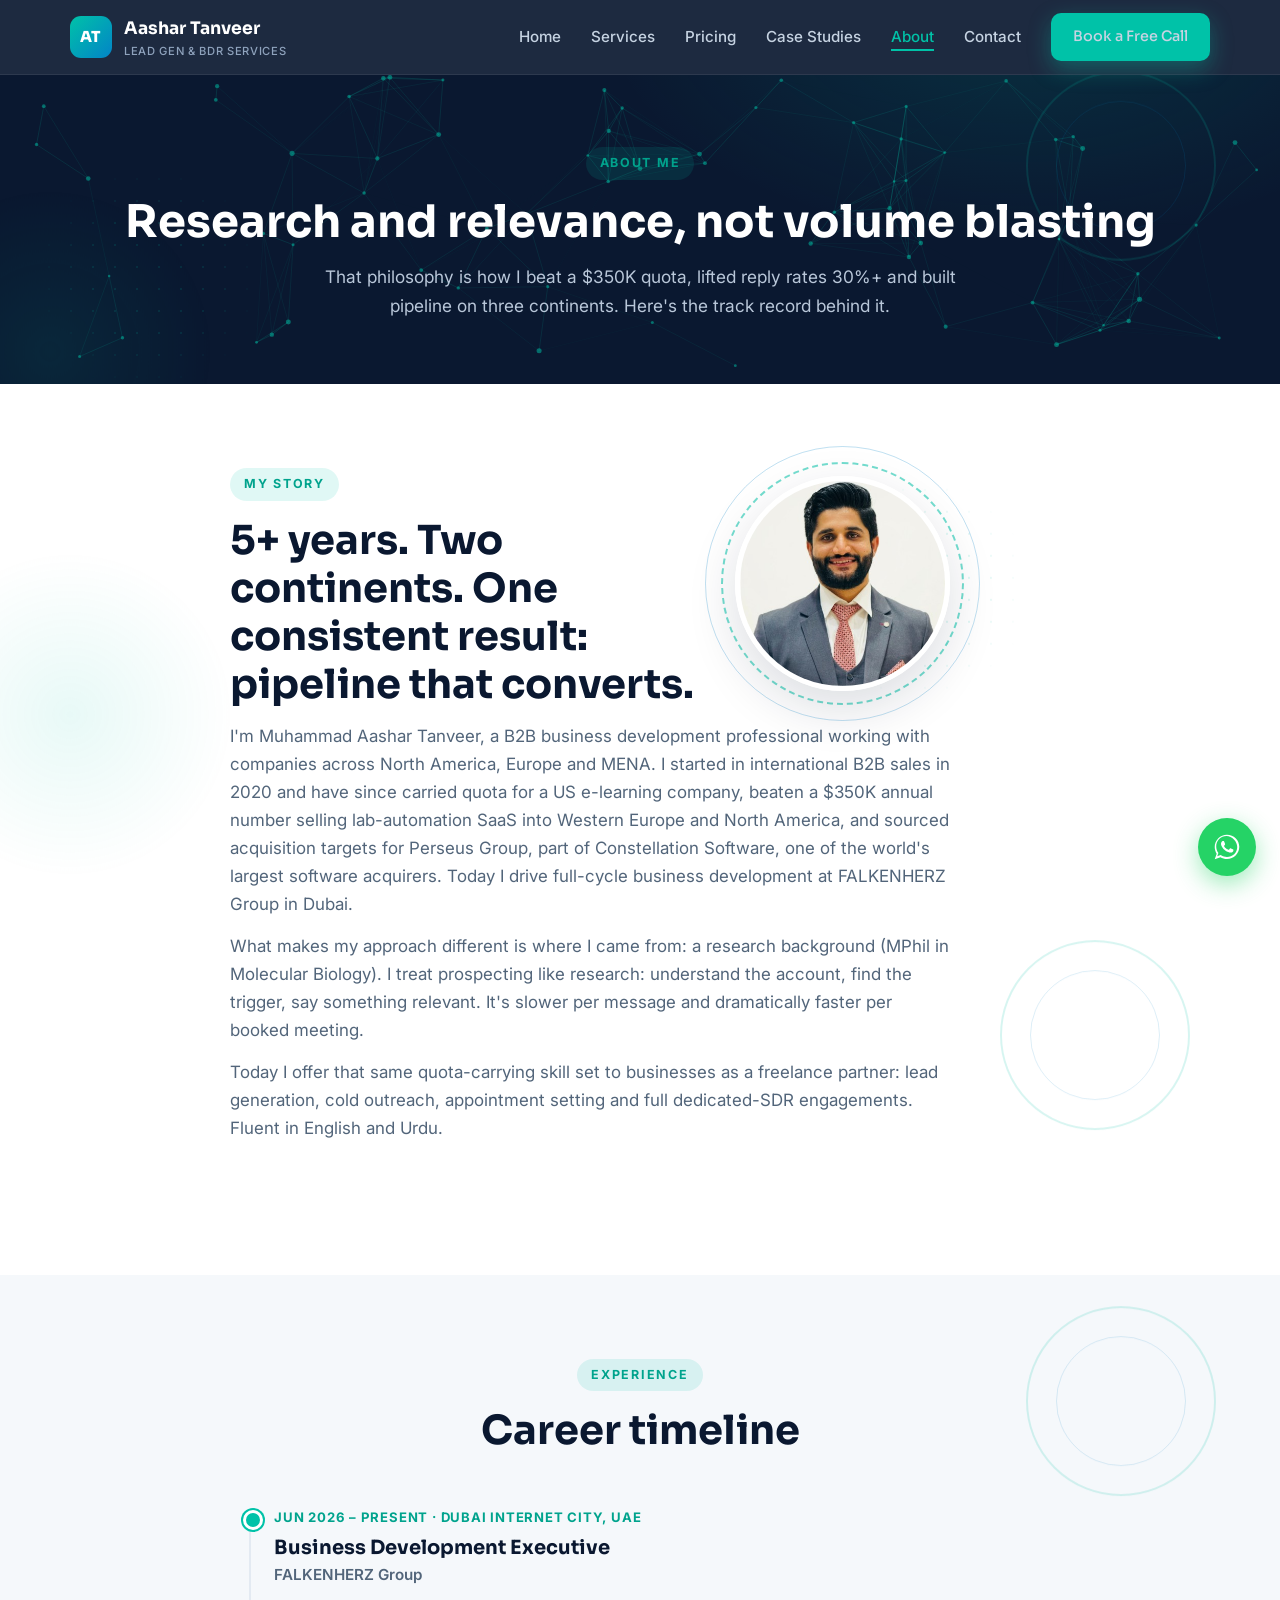
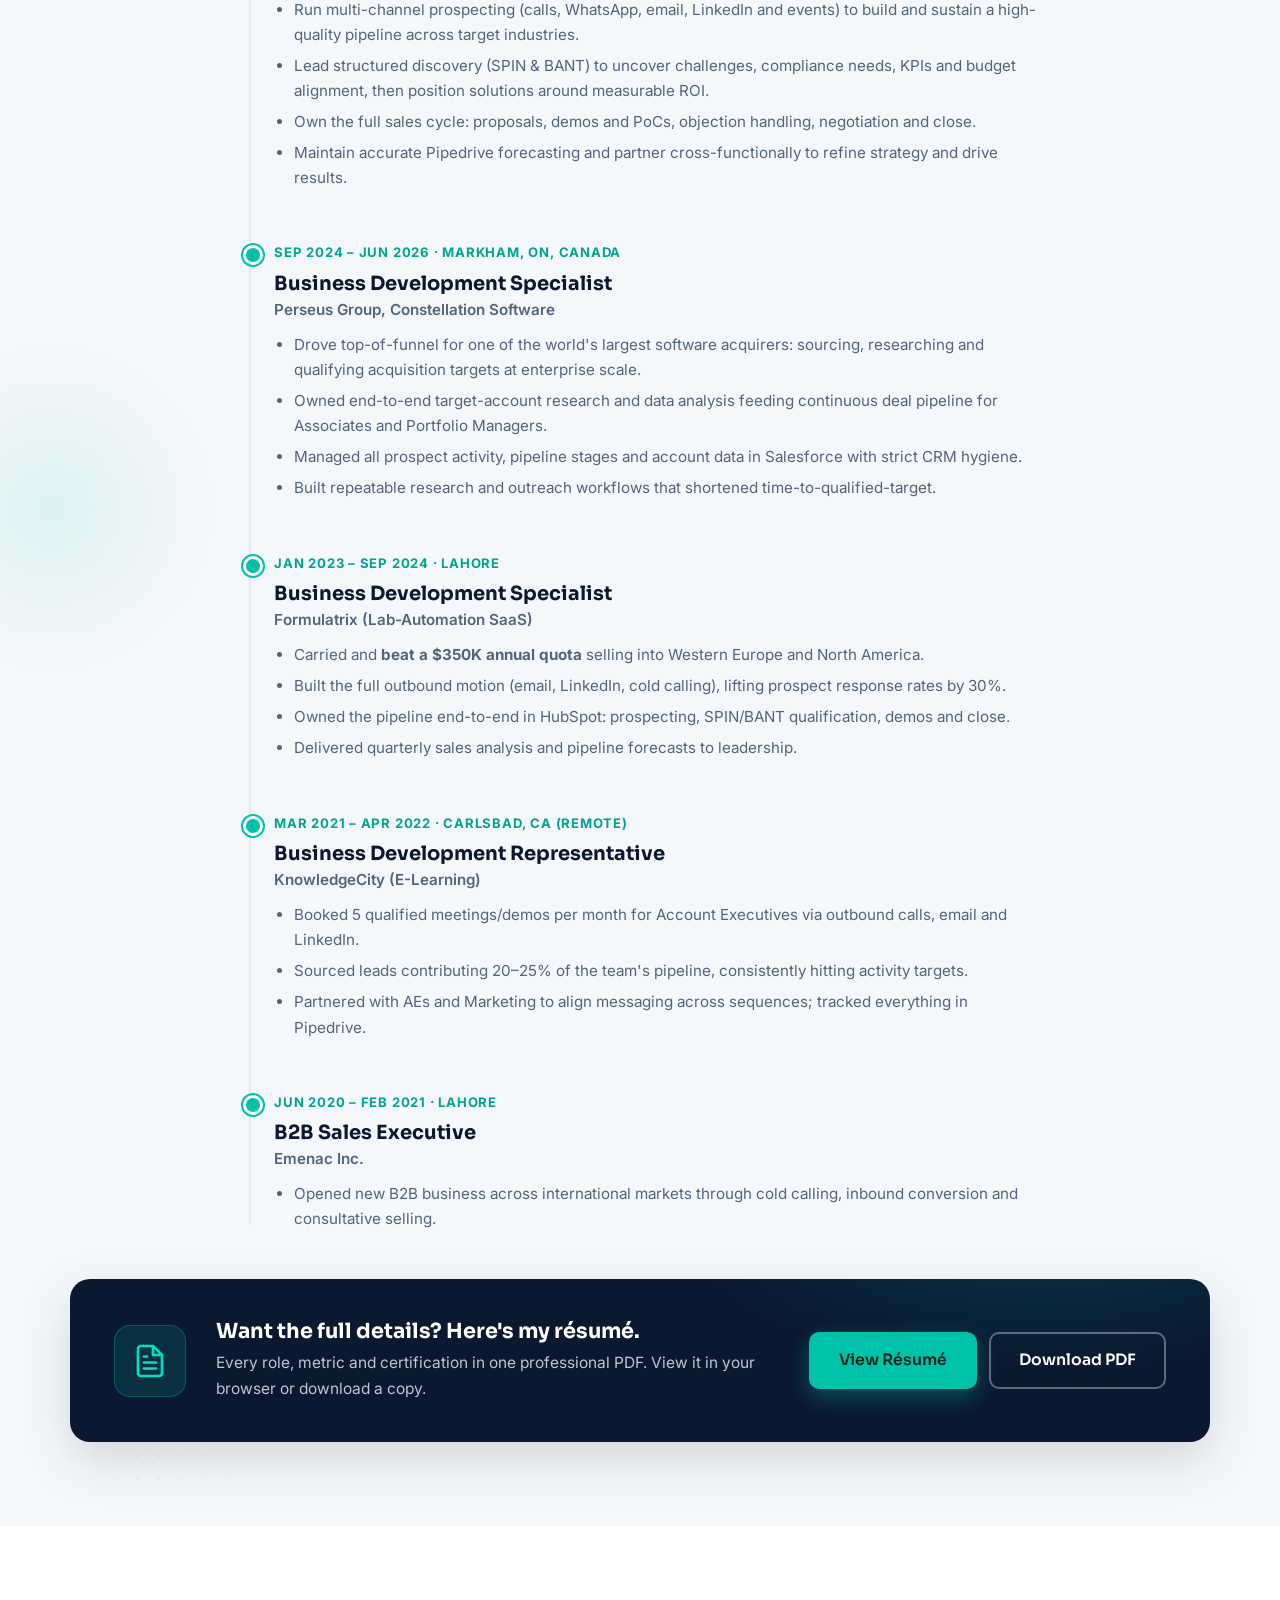
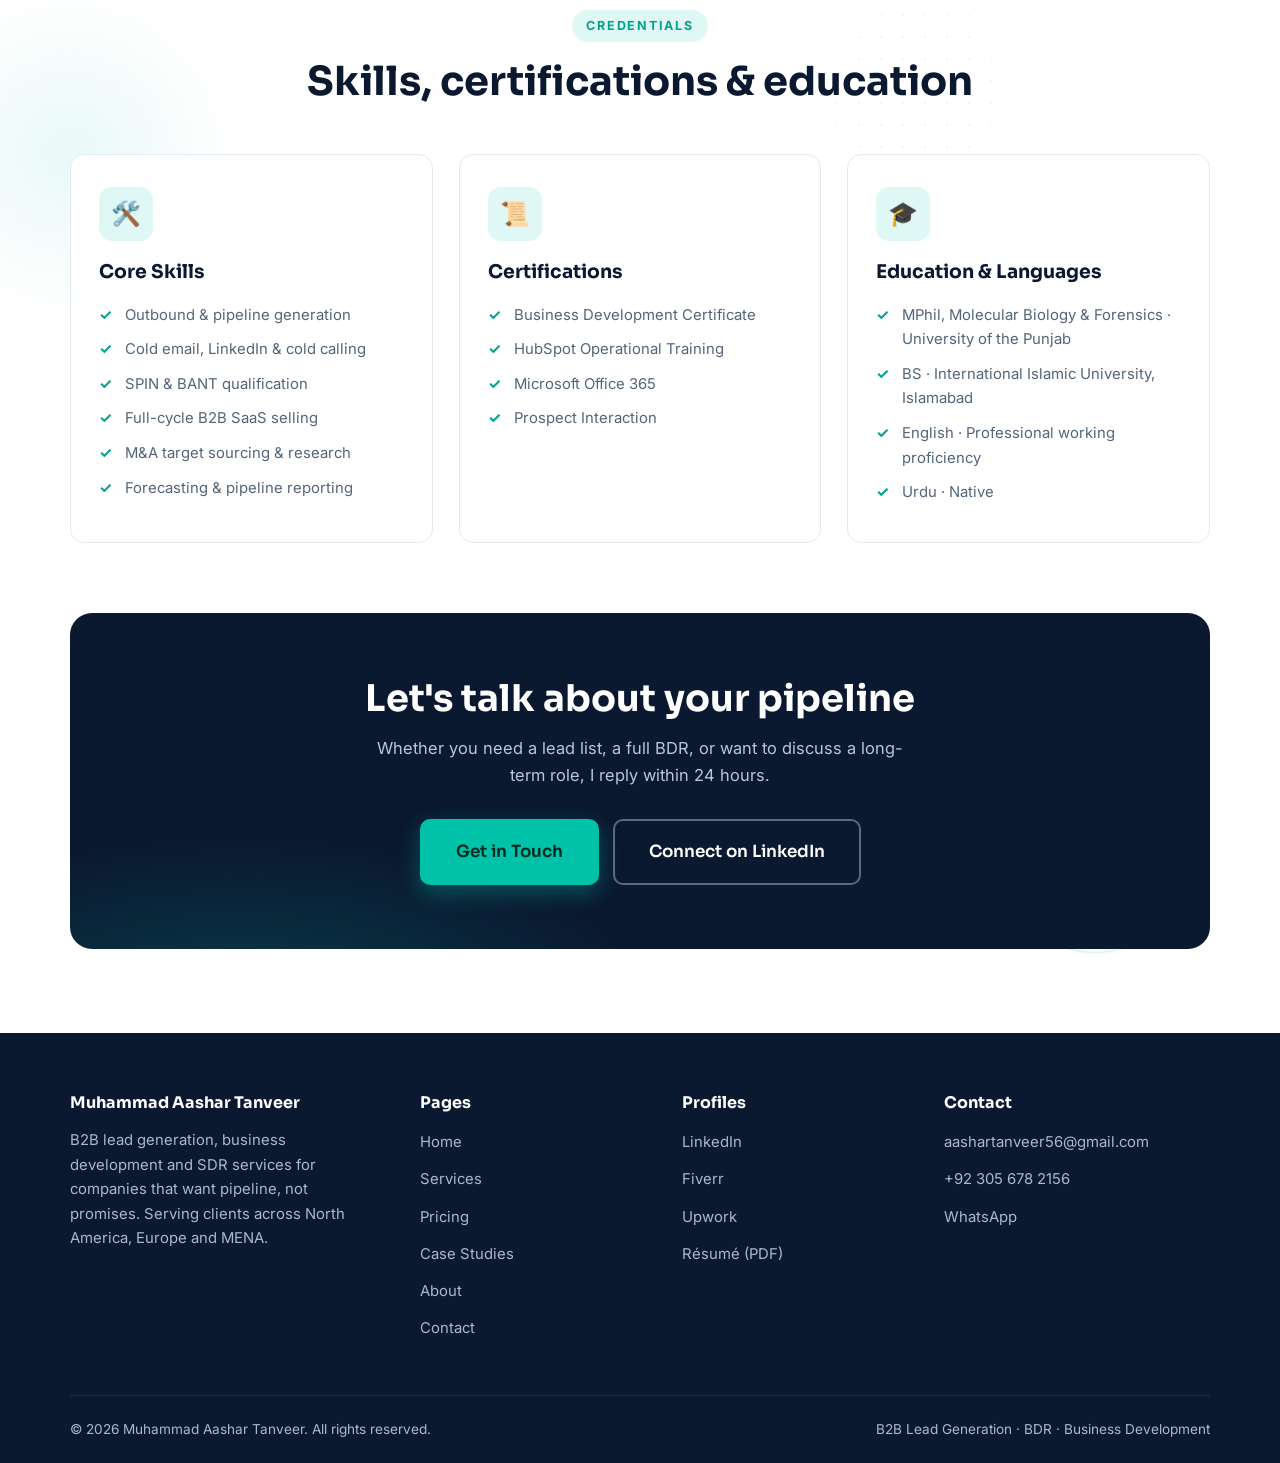
<file: about.html>
<!DOCTYPE html>
<html lang="en">
<head>
  <meta charset="UTF-8">
  <meta name="viewport" content="width=device-width, initial-scale=1.0">
  <title>About Muhammad Aashar Tanveer | 5+ Years in B2B Business Development</title>
  <meta name="description" content="Meet Muhammad Aashar Tanveer: B2B business development specialist with 5+ years across the US, Europe & MENA. Ex-Formulatrix ($350K quota beaten), currently at Perseus Group, Constellation Software.">
  <meta name="robots" content="index, follow">
  <link rel="canonical" href="https://aashartanveer.github.io/about.html">
  <meta property="og:type" content="profile">
  <meta property="og:url" content="https://aashartanveer.github.io/about.html">
  <meta property="og:title" content="About Muhammad Aashar Tanveer | B2B Business Development Specialist">
  <meta property="og:description" content="5+ years in B2B sales and business development. $350K quota beaten. US, Europe & MENA markets.">
  <meta property="og:image" content="https://aashartanveer.github.io/images/og-thumbnail.png">
  <meta name="twitter:card" content="summary_large_image">
  <meta name="twitter:image" content="https://aashartanveer.github.io/images/og-thumbnail.png">
  <link rel="icon" type="image/svg+xml" href="favicon.svg">
  <link rel="preconnect" href="https://fonts.googleapis.com">
  <link rel="preconnect" href="https://fonts.gstatic.com" crossorigin>
  <link href="https://fonts.googleapis.com/css2?family=Sora:wght@600;700;800&family=Inter:wght@400;500;600&display=swap" rel="stylesheet">
  <link rel="stylesheet" href="css/style.css">
</head>
<body>

  <header class="site-header">
    <div class="container nav">
      <a href="index.html" class="brand">
        <span class="brand-mark">AT</span>
        <span>Aashar Tanveer<small>Lead Gen &amp; BDR Services</small></span>
      </a>
      <button class="nav-toggle" aria-label="Toggle menu">☰</button>
      <ul class="nav-links">
        <li><a href="index.html">Home</a></li>
        <li><a href="services.html">Services</a></li>
        <li><a href="pricing.html">Pricing</a></li>
        <li><a href="case-studies.html">Case Studies</a></li>
        <li><a href="about.html" class="active">About</a></li>
        <li><a href="contact.html">Contact</a></li>
        <li><a href="contact.html" class="btn btn-primary">Book a Free Call</a></li>
      </ul>
    </div>
  </header>

  <section class="page-hero">
    <div class="container">
      <span class="eyebrow">About Me</span>
      <h1>Research and relevance, not volume blasting</h1>
      <p>That philosophy is how I beat a $350K quota, lifted reply rates 30%+ and built pipeline on three continents. Here's the track record behind it.</p>
    </div>
  </section>

  <section>
    <div class="container" style="max-width:820px;">
      <div class="section-head reveal">
        <div class="story-photo">
          <img src="images/profile.jpg" alt="Muhammad Aashar Tanveer, B2B Lead Generation and BDR Specialist">
        </div>
        <span class="eyebrow">My Story</span>
        <h2>5+ years. Two continents. One consistent result: pipeline that converts.</h2>
        <p style="margin-bottom:14px;">I'm Muhammad Aashar Tanveer, a B2B business development professional working with companies across North America, Europe and MENA. I started in international B2B sales in 2020 and have since carried quota for a US e-learning company, beaten a $350K annual number selling lab-automation SaaS into Western Europe and North America, and sourced acquisition targets for Perseus Group, part of Constellation Software, one of the world's largest software acquirers. Today I drive full-cycle business development at FALKENHERZ Group in Dubai.</p>
        <p style="margin-bottom:14px;">What makes my approach different is where I came from: a research background (MPhil in Molecular Biology). I treat prospecting like research: understand the account, find the trigger, say something relevant. It's slower per message and dramatically faster per booked meeting.</p>
        <p>Today I offer that same quota-carrying skill set to businesses as a freelance partner: lead generation, cold outreach, appointment setting and full dedicated-SDR engagements. Fluent in English and Urdu.</p>
      </div>
    </div>
  </section>

  <section class="bg-soft">
    <div class="container">
      <div class="section-head center reveal">
        <span class="eyebrow">Experience</span>
        <h2>Career timeline</h2>
      </div>
      <div class="timeline">
        <div class="tl-item reveal">
          <span class="tl-date">Jun 2026 – Present · Dubai Internet City, UAE</span>
          <h3>Business Development Executive</h3>
          <p class="tl-co">FALKENHERZ Group</p>
          <ul>
            <li>Run multi-channel prospecting (calls, WhatsApp, email, LinkedIn and events) to build and sustain a high-quality pipeline across target industries.</li>
            <li>Lead structured discovery (SPIN &amp; BANT) to uncover challenges, compliance needs, KPIs and budget alignment, then position solutions around measurable ROI.</li>
            <li>Own the full sales cycle: proposals, demos and PoCs, objection handling, negotiation and close.</li>
            <li>Maintain accurate Pipedrive forecasting and partner cross-functionally to refine strategy and drive results.</li>
          </ul>
        </div>
        <div class="tl-item reveal">
          <span class="tl-date">Sep 2024 – Jun 2026 · Markham, ON, Canada</span>
          <h3>Business Development Specialist</h3>
          <p class="tl-co">Perseus Group, Constellation Software</p>
          <ul>
            <li>Drove top-of-funnel for one of the world's largest software acquirers: sourcing, researching and qualifying acquisition targets at enterprise scale.</li>
            <li>Owned end-to-end target-account research and data analysis feeding continuous deal pipeline for Associates and Portfolio Managers.</li>
            <li>Managed all prospect activity, pipeline stages and account data in Salesforce with strict CRM hygiene.</li>
            <li>Built repeatable research and outreach workflows that shortened time-to-qualified-target.</li>
          </ul>
        </div>
        <div class="tl-item reveal">
          <span class="tl-date">Jan 2023 – Sep 2024 · Lahore</span>
          <h3>Business Development Specialist</h3>
          <p class="tl-co">Formulatrix (Lab-Automation SaaS)</p>
          <ul>
            <li>Carried and <strong>beat a $350K annual quota</strong> selling into Western Europe and North America.</li>
            <li>Built the full outbound motion (email, LinkedIn, cold calling), lifting prospect response rates by 30%.</li>
            <li>Owned the pipeline end-to-end in HubSpot: prospecting, SPIN/BANT qualification, demos and close.</li>
            <li>Delivered quarterly sales analysis and pipeline forecasts to leadership.</li>
          </ul>
        </div>
        <div class="tl-item reveal">
          <span class="tl-date">Mar 2021 – Apr 2022 · Carlsbad, CA (Remote)</span>
          <h3>Business Development Representative</h3>
          <p class="tl-co">KnowledgeCity (E-Learning)</p>
          <ul>
            <li>Booked 5 qualified meetings/demos per month for Account Executives via outbound calls, email and LinkedIn.</li>
            <li>Sourced leads contributing 20–25% of the team's pipeline, consistently hitting activity targets.</li>
            <li>Partnered with AEs and Marketing to align messaging across sequences; tracked everything in Pipedrive.</li>
          </ul>
        </div>
        <div class="tl-item reveal">
          <span class="tl-date">Jun 2020 – Feb 2021 · Lahore</span>
          <h3>B2B Sales Executive</h3>
          <p class="tl-co">Emenac Inc.</p>
          <ul>
            <li>Opened new B2B business across international markets through cold calling, inbound conversion and consultative selling.</li>
          </ul>
        </div>
      </div>

      <div class="resume-band reveal" style="margin-top:48px;">
        <div class="resume-icon">
          <svg viewBox="0 0 24 24" fill="none" stroke="#00e0c0" stroke-width="1.8" stroke-linecap="round" stroke-linejoin="round">
            <path d="M14 2H6a2 2 0 0 0-2 2v16a2 2 0 0 0 2 2h12a2 2 0 0 0 2-2V8z"/>
            <polyline points="14 2 14 8 20 8"/>
            <line x1="8" y1="13" x2="16" y2="13"/>
            <line x1="8" y1="17" x2="16" y2="17"/>
            <line x1="8" y1="9" x2="10" y2="9"/>
          </svg>
        </div>
        <div class="rb-text">
          <h3>Want the full details? Here's my résumé.</h3>
          <p>Every role, metric and certification in one professional PDF. View it in your browser or download a copy.</p>
        </div>
        <div class="rb-actions">
          <a href="Aashar-Tanveer-Resume.pdf" target="_blank" rel="noopener" class="btn btn-primary">View Résumé</a>
          <a href="Aashar-Tanveer-Resume.pdf" download class="btn btn-outline">Download PDF</a>
        </div>
      </div>
    </div>
  </section>

  <section>
    <div class="container">
      <div class="section-head center reveal">
        <span class="eyebrow">Credentials</span>
        <h2>Skills, certifications &amp; education</h2>
      </div>
      <div class="cards-grid">
        <div class="card reveal">
          <div class="card-icon">🛠️</div>
          <h3>Core Skills</h3>
          <ul>
            <li>Outbound &amp; pipeline generation</li>
            <li>Cold email, LinkedIn &amp; cold calling</li>
            <li>SPIN &amp; BANT qualification</li>
            <li>Full-cycle B2B SaaS selling</li>
            <li>M&amp;A target sourcing &amp; research</li>
            <li>Forecasting &amp; pipeline reporting</li>
          </ul>
        </div>
        <div class="card reveal">
          <div class="card-icon">📜</div>
          <h3>Certifications</h3>
          <ul>
            <li>Business Development Certificate</li>
            <li>HubSpot Operational Training</li>
            <li>Microsoft Office 365</li>
            <li>Prospect Interaction</li>
          </ul>
        </div>
        <div class="card reveal">
          <div class="card-icon">🎓</div>
          <h3>Education &amp; Languages</h3>
          <ul>
            <li>MPhil, Molecular Biology &amp; Forensics · University of the Punjab</li>
            <li>BS · International Islamic University, Islamabad</li>
            <li>English · Professional working proficiency</li>
            <li>Urdu · Native</li>
          </ul>
        </div>
      </div>

      <div class="cta-band reveal" style="margin-top:70px;">
        <h2>Let's talk about your pipeline</h2>
        <p>Whether you need a lead list, a full BDR, or want to discuss a long-term role, I reply within 24 hours.</p>
        <div class="hero-ctas">
          <a href="contact.html" class="btn btn-primary btn-lg">Get in Touch</a>
          <a href="https://www.linkedin.com/in/aashartanveer" target="_blank" rel="noopener" class="btn btn-outline btn-lg">Connect on LinkedIn</a>
        </div>
      </div>
    </div>
  </section>

  <footer class="site-footer">
    <div class="container footer-grid">
      <div>
        <h4>Muhammad Aashar Tanveer</h4>
        <p>B2B lead generation, business development and SDR services for companies that want pipeline, not promises. Serving clients across North America, Europe and MENA.</p>
      </div>
      <div>
        <h4>Pages</h4>
        <ul>
          <li><a href="index.html">Home</a></li>
          <li><a href="services.html">Services</a></li>
          <li><a href="pricing.html">Pricing</a></li>
          <li><a href="case-studies.html">Case Studies</a></li>
          <li><a href="about.html">About</a></li>
          <li><a href="contact.html">Contact</a></li>
        </ul>
      </div>
      <div>
        <h4>Profiles</h4>
        <ul>
          <li><a href="https://www.linkedin.com/in/aashartanveer" target="_blank" rel="noopener">LinkedIn</a></li>
          <li><a href="https://www.fiverr.com/s/8z1GmG4" target="_blank" rel="noopener">Fiverr</a></li>
          <li><a href="https://www.upwork.com/freelancers/~010ec83e0015509658" target="_blank" rel="noopener">Upwork</a></li>
          <li><a href="Aashar-Tanveer-Resume.pdf" target="_blank" rel="noopener">Résumé (PDF)</a></li>
        </ul>
      </div>
      <div>
        <h4>Contact</h4>
        <ul>
          <li><a href="mailto:aashartanveer56@gmail.com">aashartanveer56@gmail.com</a></li>
          <li><a href="tel:+923056782156">+92 305 678 2156</a></li>
          <li><a href="https://wa.me/923056782156" target="_blank" rel="noopener">WhatsApp</a></li>
        </ul>
      </div>
    </div>
    <div class="container footer-bottom">
      <span>© <span id="year"></span> Muhammad Aashar Tanveer. All rights reserved.</span>
      <span>B2B Lead Generation · BDR · Business Development</span>
    </div>
  </footer>

  <a href="https://wa.me/923056782156" class="wa-float" target="_blank" rel="noopener" aria-label="Chat on WhatsApp">
    <svg viewBox="0 0 32 32"><path d="M16 2.9C8.8 2.9 2.9 8.8 2.9 16c0 2.6.8 5 2.1 7.1L2.9 29l6.1-2c2 1.2 4.4 1.9 7 1.9 7.2 0 13.1-5.9 13.1-13.1S23.2 2.9 16 2.9zm0 23.8c-2.3 0-4.5-.7-6.3-1.8l-.5-.3-3.6 1.2 1.2-3.5-.3-.5c-1.3-1.9-2-4.2-2-6.7 0-6 4.9-10.9 10.9-10.9S26.9 10 26.9 16 22 26.7 16 26.7zm6-8.2c-.3-.2-1.9-1-2.2-1.1-.3-.1-.5-.2-.7.2-.2.3-.8 1.1-1 1.3-.2.2-.4.2-.7.1-.3-.2-1.4-.5-2.6-1.6-1-.9-1.6-1.9-1.8-2.3-.2-.3 0-.5.1-.7l.5-.6c.2-.2.2-.3.3-.6.1-.2 0-.4 0-.6-.1-.2-.7-1.8-1-2.4-.3-.6-.5-.5-.7-.5h-.6c-.2 0-.6.1-.9.4-.3.3-1.1 1.1-1.1 2.7s1.2 3.2 1.3 3.4c.2.2 2.3 3.5 5.5 4.9.8.3 1.4.5 1.9.7.8.2 1.5.2 2.1.1.6-.1 1.9-.8 2.2-1.5.3-.8.3-1.4.2-1.5-.1-.2-.3-.3-.6-.4z"/></svg>
  </a>

  <script src="js/main.js"></script>
  <script src="js/analytics.js"></script>
</body>
</html>
</file>
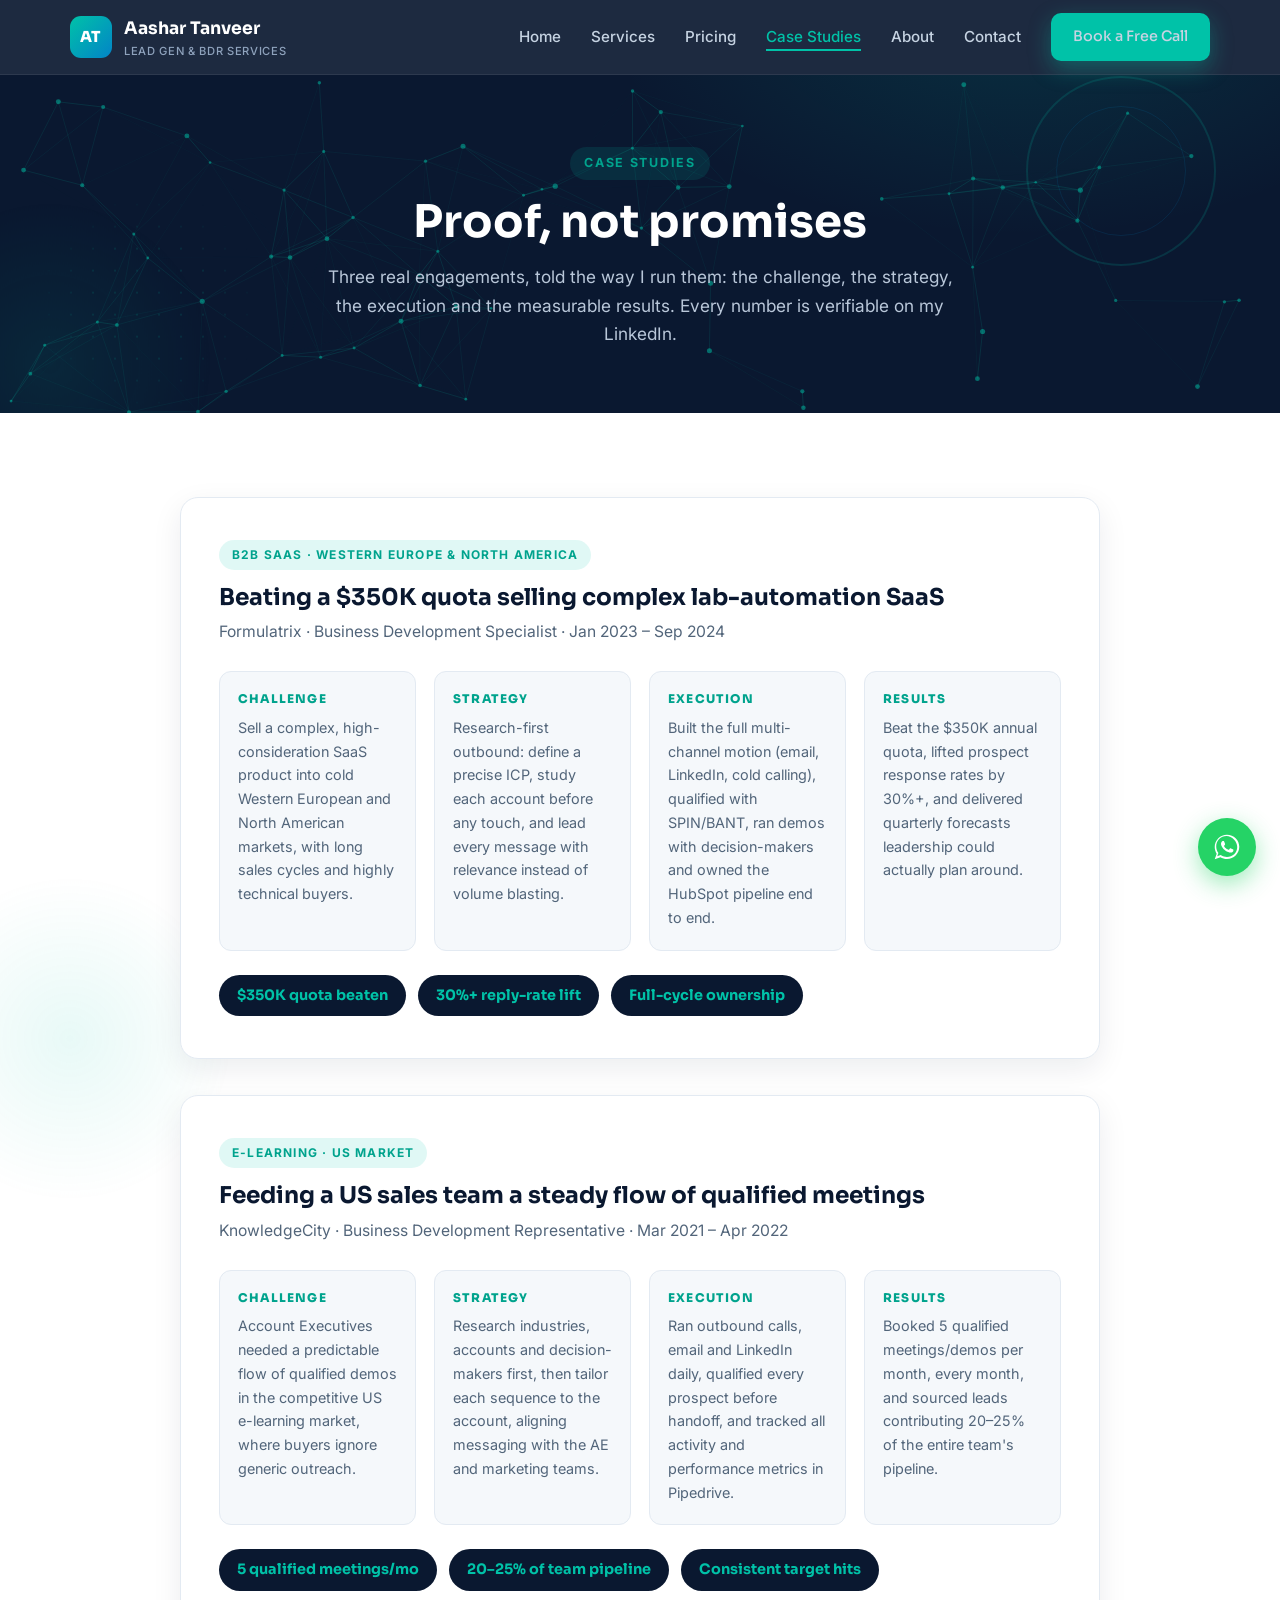
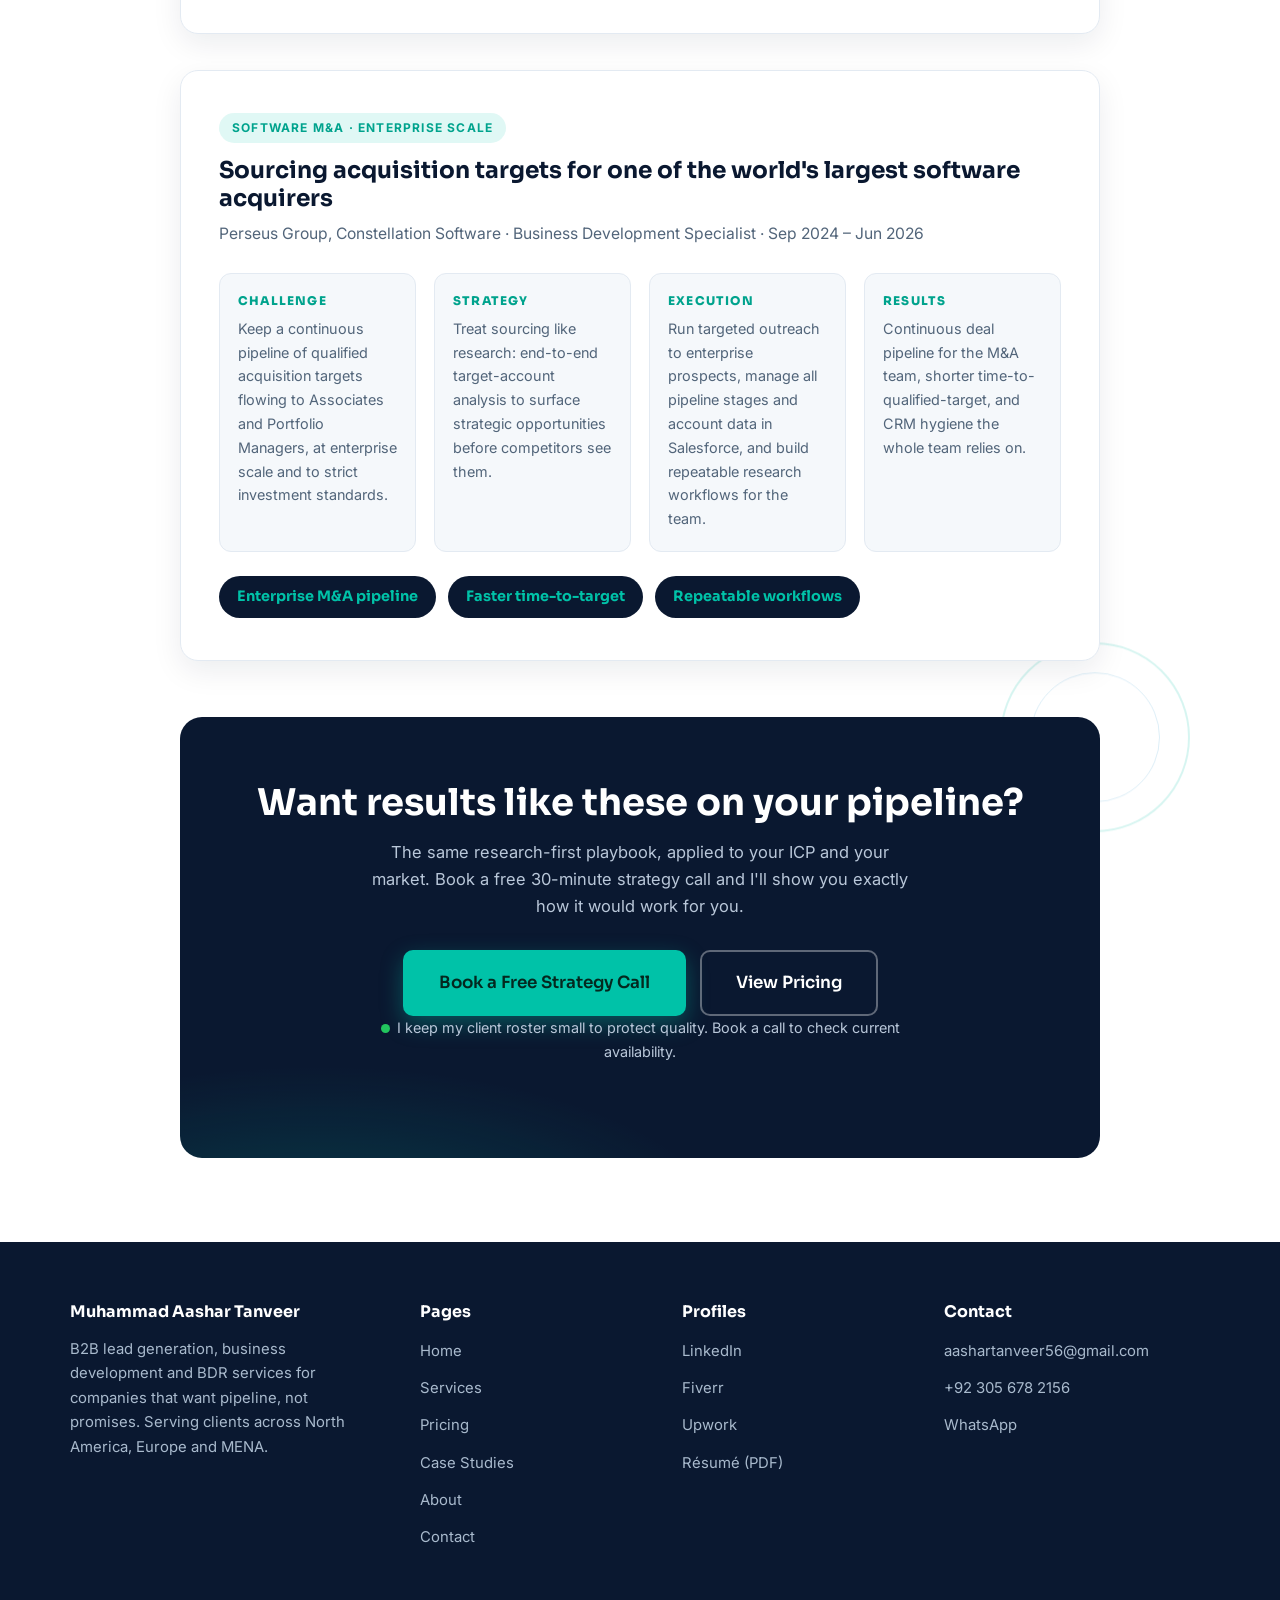
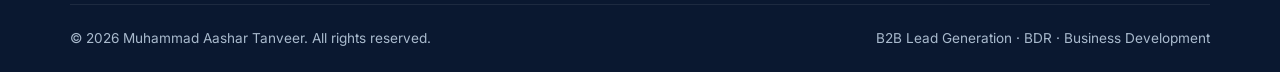
<file: case-studies.html>
<!DOCTYPE html>
<html lang="en">
<head>
  <meta charset="UTF-8">
  <meta name="viewport" content="width=device-width, initial-scale=1.0">
  <title>Case Studies | Proven B2B Lead Generation Results | Aashar Tanveer</title>
  <meta name="description" content="Real B2B lead generation case studies: how I beat a $350K SaaS quota, booked 5 qualified meetings a month for a US sales team, and source acquisition targets for Constellation Software.">
  <meta name="robots" content="index, follow">
  <link rel="canonical" href="https://aashartanveer.github.io/case-studies.html">
  <meta property="og:type" content="website">
  <meta property="og:url" content="https://aashartanveer.github.io/case-studies.html">
  <meta property="og:title" content="Case Studies | Proven B2B Lead Generation Results | Aashar Tanveer">
  <meta property="og:description" content="Challenge, strategy, execution and results: how I beat a $350K quota and built outbound engines across three continents.">
  <meta property="og:image" content="https://aashartanveer.github.io/images/og-thumbnail.png">
  <meta name="twitter:card" content="summary_large_image">
  <meta name="twitter:image" content="https://aashartanveer.github.io/images/og-thumbnail.png">
  <link rel="icon" type="image/svg+xml" href="favicon.svg">
  <link rel="preconnect" href="https://fonts.googleapis.com">
  <link rel="preconnect" href="https://fonts.gstatic.com" crossorigin>
  <link href="https://fonts.googleapis.com/css2?family=Sora:wght@600;700;800&family=Inter:wght@400;500;600&display=swap" rel="stylesheet">
  <link rel="stylesheet" href="css/style.css">
</head>
<body>

  <header class="site-header">
    <div class="container nav">
      <a href="index.html" class="brand">
        <span class="brand-mark">AT</span>
        <span>Aashar Tanveer<small>Lead Gen &amp; BDR Services</small></span>
      </a>
      <button class="nav-toggle" aria-label="Toggle menu">☰</button>
      <ul class="nav-links">
        <li><a href="index.html">Home</a></li>
        <li><a href="services.html">Services</a></li>
        <li><a href="pricing.html">Pricing</a></li>
        <li><a href="case-studies.html" class="active">Case Studies</a></li>
        <li><a href="about.html">About</a></li>
        <li><a href="contact.html">Contact</a></li>
        <li><a href="contact.html" class="btn btn-primary">Book a Free Call</a></li>
      </ul>
    </div>
  </header>

  <section class="page-hero">
    <div class="container">
      <span class="eyebrow">Case Studies</span>
      <h1>Proof, not promises</h1>
      <p>Three real engagements, told the way I run them: the challenge, the strategy, the execution and the measurable results. Every number is verifiable on my LinkedIn.</p>
    </div>
  </section>

  <section>
    <div class="container" style="max-width:920px;">

      <div class="case-card reveal">
        <span class="case-tag">B2B SaaS · Western Europe &amp; North America</span>
        <h3>Beating a $350K quota selling complex lab-automation SaaS</h3>
        <p class="case-sub">Formulatrix · Business Development Specialist · Jan 2023 – Sep 2024</p>
        <div class="case-grid">
          <div class="case-step">
            <h4>Challenge</h4>
            <p>Sell a complex, high-consideration SaaS product into cold Western European and North American markets, with long sales cycles and highly technical buyers.</p>
          </div>
          <div class="case-step">
            <h4>Strategy</h4>
            <p>Research-first outbound: define a precise ICP, study each account before any touch, and lead every message with relevance instead of volume blasting.</p>
          </div>
          <div class="case-step">
            <h4>Execution</h4>
            <p>Built the full multi-channel motion (email, LinkedIn, cold calling), qualified with SPIN/BANT, ran demos with decision-makers and owned the HubSpot pipeline end to end.</p>
          </div>
          <div class="case-step">
            <h4>Results</h4>
            <p>Beat the $350K annual quota, lifted prospect response rates by 30%+, and delivered quarterly forecasts leadership could actually plan around.</p>
          </div>
        </div>
        <div class="case-results">
          <span>$350K quota beaten</span><span>30%+ reply-rate lift</span><span>Full-cycle ownership</span>
        </div>
      </div>

      <div class="case-card reveal">
        <span class="case-tag">E-Learning · US Market</span>
        <h3>Feeding a US sales team a steady flow of qualified meetings</h3>
        <p class="case-sub">KnowledgeCity · Business Development Representative · Mar 2021 – Apr 2022</p>
        <div class="case-grid">
          <div class="case-step">
            <h4>Challenge</h4>
            <p>Account Executives needed a predictable flow of qualified demos in the competitive US e-learning market, where buyers ignore generic outreach.</p>
          </div>
          <div class="case-step">
            <h4>Strategy</h4>
            <p>Research industries, accounts and decision-makers first, then tailor each sequence to the account, aligning messaging with the AE and marketing teams.</p>
          </div>
          <div class="case-step">
            <h4>Execution</h4>
            <p>Ran outbound calls, email and LinkedIn daily, qualified every prospect before handoff, and tracked all activity and performance metrics in Pipedrive.</p>
          </div>
          <div class="case-step">
            <h4>Results</h4>
            <p>Booked 5 qualified meetings/demos per month, every month, and sourced leads contributing 20–25% of the entire team's pipeline.</p>
          </div>
        </div>
        <div class="case-results">
          <span>5 qualified meetings/mo</span><span>20–25% of team pipeline</span><span>Consistent target hits</span>
        </div>
      </div>

      <div class="case-card reveal">
        <span class="case-tag">Software M&amp;A · Enterprise Scale</span>
        <h3>Sourcing acquisition targets for one of the world's largest software acquirers</h3>
        <p class="case-sub">Perseus Group, Constellation Software · Business Development Specialist · Sep 2024 – Jun 2026</p>
        <div class="case-grid">
          <div class="case-step">
            <h4>Challenge</h4>
            <p>Keep a continuous pipeline of qualified acquisition targets flowing to Associates and Portfolio Managers, at enterprise scale and to strict investment standards.</p>
          </div>
          <div class="case-step">
            <h4>Strategy</h4>
            <p>Treat sourcing like research: end-to-end target-account analysis to surface strategic opportunities before competitors see them.</p>
          </div>
          <div class="case-step">
            <h4>Execution</h4>
            <p>Run targeted outreach to enterprise prospects, manage all pipeline stages and account data in Salesforce, and build repeatable research workflows for the team.</p>
          </div>
          <div class="case-step">
            <h4>Results</h4>
            <p>Continuous deal pipeline for the M&amp;A team, shorter time-to-qualified-target, and CRM hygiene the whole team relies on.</p>
          </div>
        </div>
        <div class="case-results">
          <span>Enterprise M&amp;A pipeline</span><span>Faster time-to-target</span><span>Repeatable workflows</span>
        </div>
      </div>

      <div class="cta-band reveal" style="margin-top:56px;">
        <h2>Want results like these on your pipeline?</h2>
        <p>The same research-first playbook, applied to your ICP and your market. Book a free 30-minute strategy call and I'll show you exactly how it would work for you.</p>
        <div class="hero-ctas">
          <a href="contact.html" class="btn btn-primary btn-lg">Book a Free Strategy Call</a>
          <a href="pricing.html" class="btn btn-outline btn-lg">View Pricing</a>
        </div>
        <p class="availability"><span class="dot"></span>I keep my client roster small to protect quality. Book a call to check current availability.</p>
      </div>

    </div>
  </section>

  <footer class="site-footer">
    <div class="container footer-grid">
      <div>
        <h4>Muhammad Aashar Tanveer</h4>
        <p>B2B lead generation, business development and BDR services for companies that want pipeline, not promises. Serving clients across North America, Europe and MENA.</p>
      </div>
      <div>
        <h4>Pages</h4>
        <ul>
          <li><a href="index.html">Home</a></li>
          <li><a href="services.html">Services</a></li>
          <li><a href="pricing.html">Pricing</a></li>
          <li><a href="case-studies.html">Case Studies</a></li>
          <li><a href="about.html">About</a></li>
          <li><a href="contact.html">Contact</a></li>
        </ul>
      </div>
      <div>
        <h4>Profiles</h4>
        <ul>
          <li><a href="https://www.linkedin.com/in/aashartanveer" target="_blank" rel="noopener">LinkedIn</a></li>
          <li><a href="https://www.fiverr.com/s/8z1GmG4" target="_blank" rel="noopener">Fiverr</a></li>
          <li><a href="https://www.upwork.com/freelancers/~010ec83e0015509658" target="_blank" rel="noopener">Upwork</a></li>
          <li><a href="Aashar-Tanveer-Resume.pdf" target="_blank" rel="noopener">Résumé (PDF)</a></li>
        </ul>
      </div>
      <div>
        <h4>Contact</h4>
        <ul>
          <li><a href="mailto:aashartanveer56@gmail.com">aashartanveer56@gmail.com</a></li>
          <li><a href="tel:+923056782156">+92 305 678 2156</a></li>
          <li><a href="https://wa.me/923056782156" target="_blank" rel="noopener">WhatsApp</a></li>
        </ul>
      </div>
    </div>
    <div class="container footer-bottom">
      <span>© <span id="year"></span> Muhammad Aashar Tanveer. All rights reserved.</span>
      <span>B2B Lead Generation · BDR · Business Development</span>
    </div>
  </footer>

  <a href="https://wa.me/923056782156" class="wa-float" target="_blank" rel="noopener" aria-label="Chat on WhatsApp">
    <svg viewBox="0 0 32 32"><path d="M16 2.9C8.8 2.9 2.9 8.8 2.9 16c0 2.6.8 5 2.1 7.1L2.9 29l6.1-2c2 1.2 4.4 1.9 7 1.9 7.2 0 13.1-5.9 13.1-13.1S23.2 2.9 16 2.9zm0 23.8c-2.3 0-4.5-.7-6.3-1.8l-.5-.3-3.6 1.2 1.2-3.5-.3-.5c-1.3-1.9-2-4.2-2-6.7 0-6 4.9-10.9 10.9-10.9S26.9 10 26.9 16 22 26.7 16 26.7zm6-8.2c-.3-.2-1.9-1-2.2-1.1-.3-.1-.5-.2-.7.2-.2.3-.8 1.1-1 1.3-.2.2-.4.2-.7.1-.3-.2-1.4-.5-2.6-1.6-1-.9-1.6-1.9-1.8-2.3-.2-.3 0-.5.1-.7l.5-.6c.2-.2.2-.3.3-.6.1-.2 0-.4 0-.6-.1-.2-.7-1.8-1-2.4-.3-.6-.5-.5-.7-.5h-.6c-.2 0-.6.1-.9.4-.3.3-1.1 1.1-1.1 2.7s1.2 3.2 1.3 3.4c.2.2 2.3 3.5 5.5 4.9.8.3 1.4.5 1.9.7.8.2 1.5.2 2.1.1.6-.1 1.9-.8 2.2-1.5.3-.8.3-1.4.2-1.5-.1-.2-.3-.3-.6-.4z"/></svg>
  </a>

  <script src="js/main.js"></script>
  <script src="js/analytics.js"></script>
</body>
</html>
</file>
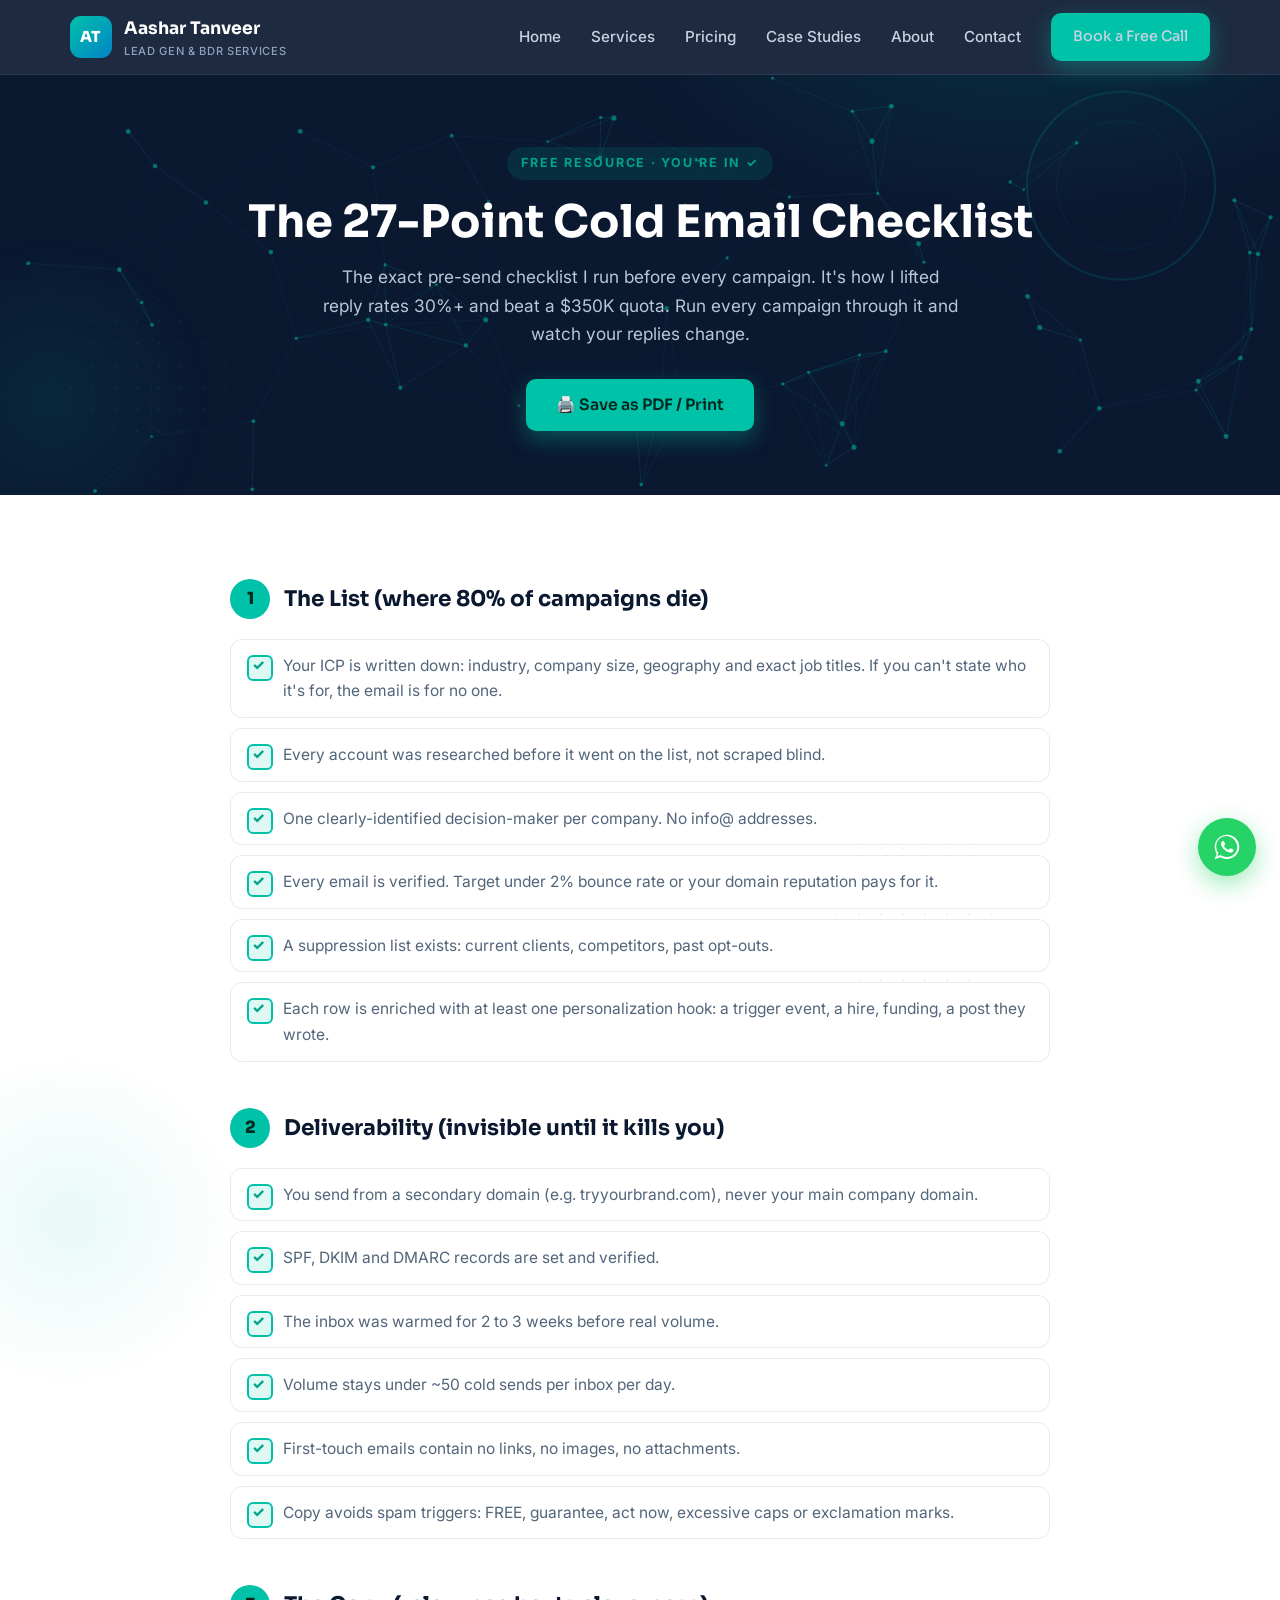
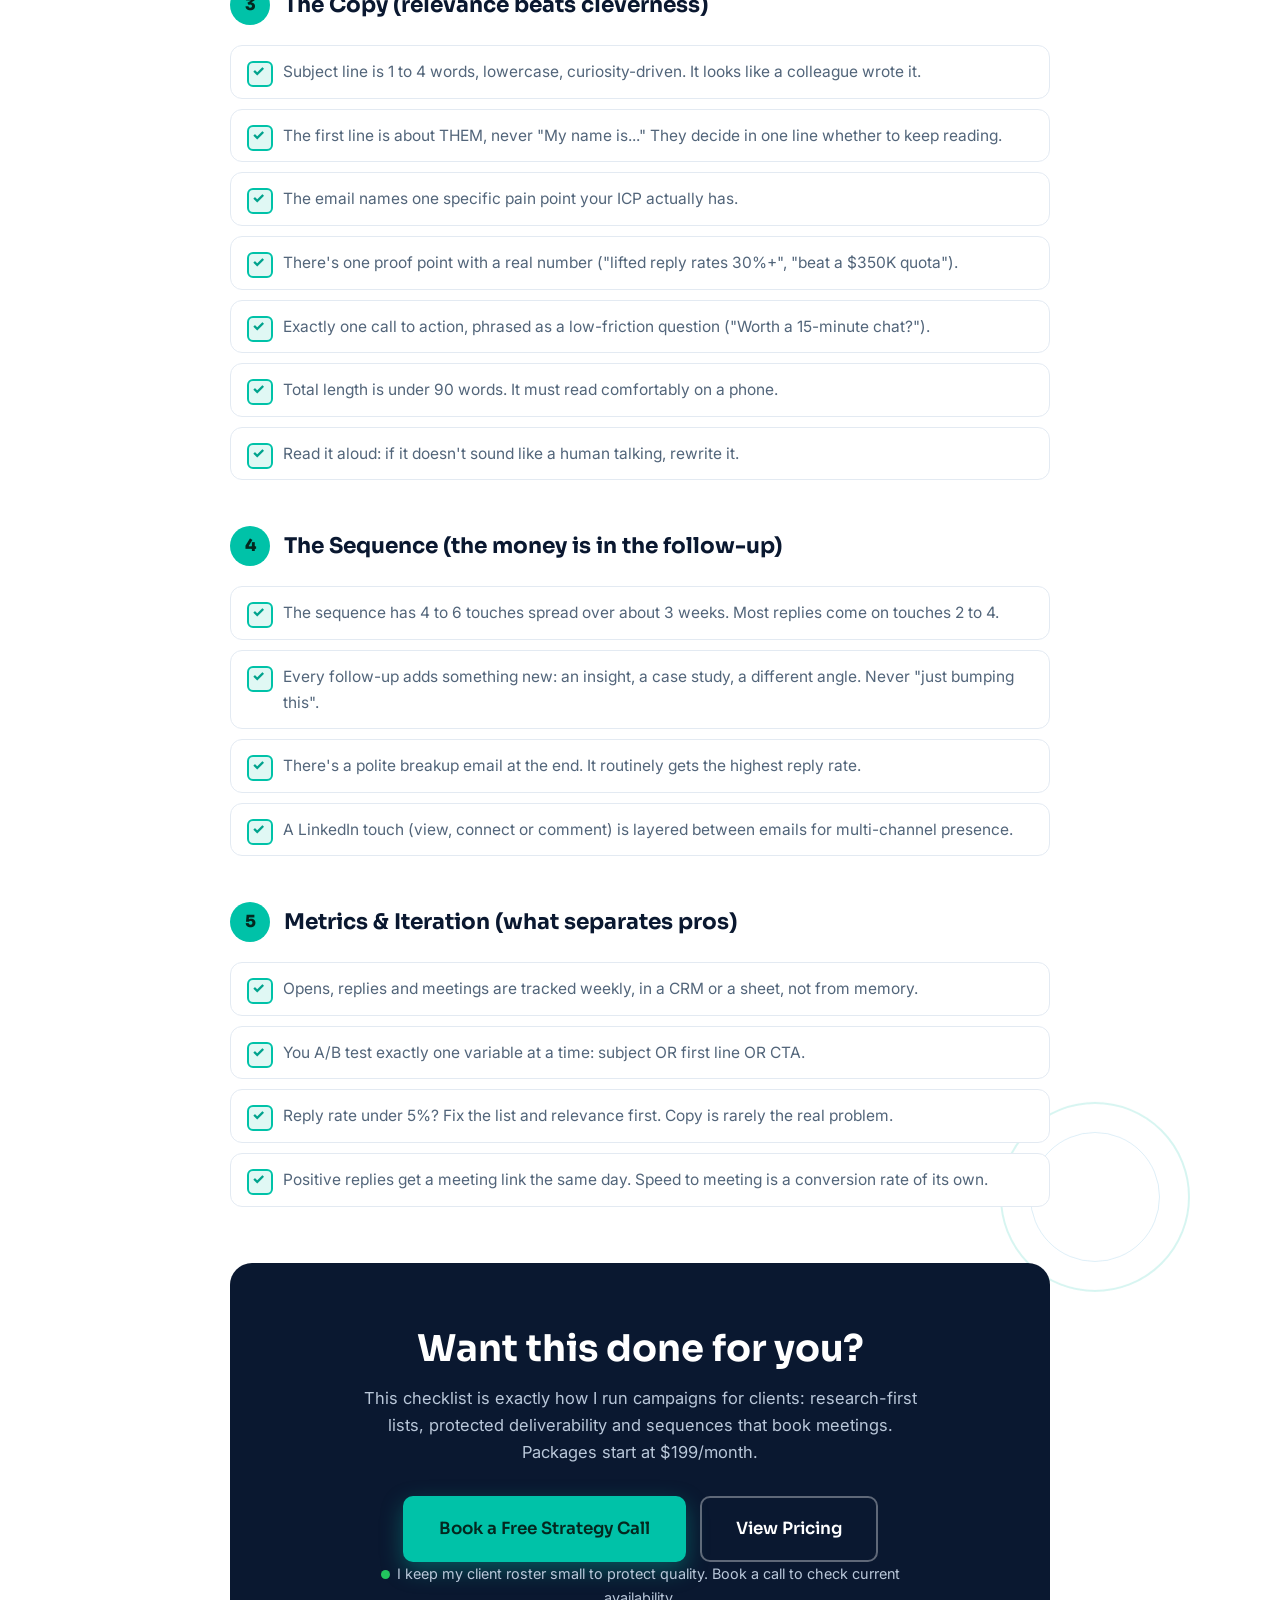
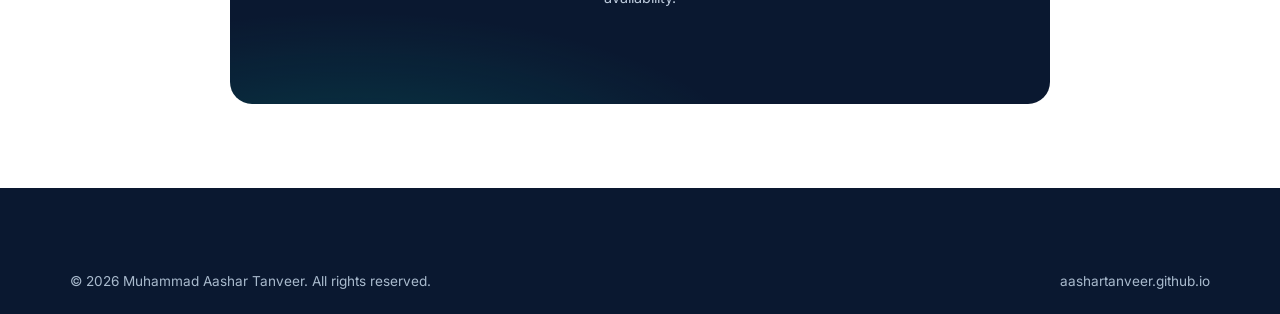
<file: checklist.html>
<!DOCTYPE html>
<html lang="en">
<head>
  <meta charset="UTF-8">
  <meta name="viewport" content="width=device-width, initial-scale=1.0">
  <title>The 27-Point Cold Email Checklist | Aashar Tanveer</title>
  <meta name="description" content="The exact pre-send checklist behind 30%+ reply-rate lifts: list quality, deliverability, copy, sequencing and metrics.">
  <meta name="robots" content="noindex, follow">
  <link rel="icon" type="image/svg+xml" href="favicon.svg">
  <link rel="preconnect" href="https://fonts.googleapis.com">
  <link rel="preconnect" href="https://fonts.gstatic.com" crossorigin>
  <link href="https://fonts.googleapis.com/css2?family=Sora:wght@600;700;800&family=Inter:wght@400;500;600&display=swap" rel="stylesheet">
  <link rel="stylesheet" href="css/style.css">
</head>
<body>

  <header class="site-header">
    <div class="container nav">
      <a href="index.html" class="brand">
        <span class="brand-mark">AT</span>
        <span>Aashar Tanveer<small>Lead Gen &amp; BDR Services</small></span>
      </a>
      <button class="nav-toggle" aria-label="Toggle menu">☰</button>
      <ul class="nav-links">
        <li><a href="index.html">Home</a></li>
        <li><a href="services.html">Services</a></li>
        <li><a href="pricing.html">Pricing</a></li>
        <li><a href="case-studies.html">Case Studies</a></li>
        <li><a href="about.html">About</a></li>
        <li><a href="contact.html">Contact</a></li>
        <li><a href="contact.html" class="btn btn-primary">Book a Free Call</a></li>
      </ul>
    </div>
  </header>

  <section class="page-hero">
    <div class="container">
      <span class="eyebrow">Free Resource · You're In ✓</span>
      <h1>The 27-Point Cold Email Checklist</h1>
      <p>The exact pre-send checklist I run before every campaign. It's how I lifted reply rates 30%+ and beat a $350K quota. Run every campaign through it and watch your replies change.</p>
      <div class="hero-ctas" style="justify-content:center; margin-top:30px; margin-bottom:0;">
        <button onclick="window.print()" class="btn btn-primary">🖨️ Save as PDF / Print</button>
      </div>
    </div>
  </section>

  <section class="checklist-body">
    <div class="container" style="max-width:820px;">

      <div class="check-group reveal">
        <h2><span class="check-num">1</span> The List (where 80% of campaigns die)</h2>
        <ul class="check-list">
          <li>Your ICP is written down: industry, company size, geography and exact job titles. If you can't state who it's for, the email is for no one.</li>
          <li>Every account was researched before it went on the list, not scraped blind.</li>
          <li>One clearly-identified decision-maker per company. No info@ addresses.</li>
          <li>Every email is verified. Target under 2% bounce rate or your domain reputation pays for it.</li>
          <li>A suppression list exists: current clients, competitors, past opt-outs.</li>
          <li>Each row is enriched with at least one personalization hook: a trigger event, a hire, funding, a post they wrote.</li>
        </ul>
      </div>

      <div class="check-group reveal">
        <h2><span class="check-num">2</span> Deliverability (invisible until it kills you)</h2>
        <ul class="check-list">
          <li>You send from a secondary domain (e.g. tryyourbrand.com), never your main company domain.</li>
          <li>SPF, DKIM and DMARC records are set and verified.</li>
          <li>The inbox was warmed for 2 to 3 weeks before real volume.</li>
          <li>Volume stays under ~50 cold sends per inbox per day.</li>
          <li>First-touch emails contain no links, no images, no attachments.</li>
          <li>Copy avoids spam triggers: FREE, guarantee, act now, excessive caps or exclamation marks.</li>
        </ul>
      </div>

      <div class="check-group reveal">
        <h2><span class="check-num">3</span> The Copy (relevance beats cleverness)</h2>
        <ul class="check-list">
          <li>Subject line is 1 to 4 words, lowercase, curiosity-driven. It looks like a colleague wrote it.</li>
          <li>The first line is about THEM, never "My name is..." They decide in one line whether to keep reading.</li>
          <li>The email names one specific pain point your ICP actually has.</li>
          <li>There's one proof point with a real number ("lifted reply rates 30%+", "beat a $350K quota").</li>
          <li>Exactly one call to action, phrased as a low-friction question ("Worth a 15-minute chat?").</li>
          <li>Total length is under 90 words. It must read comfortably on a phone.</li>
          <li>Read it aloud: if it doesn't sound like a human talking, rewrite it.</li>
        </ul>
      </div>

      <div class="check-group reveal">
        <h2><span class="check-num">4</span> The Sequence (the money is in the follow-up)</h2>
        <ul class="check-list">
          <li>The sequence has 4 to 6 touches spread over about 3 weeks. Most replies come on touches 2 to 4.</li>
          <li>Every follow-up adds something new: an insight, a case study, a different angle. Never "just bumping this".</li>
          <li>There's a polite breakup email at the end. It routinely gets the highest reply rate.</li>
          <li>A LinkedIn touch (view, connect or comment) is layered between emails for multi-channel presence.</li>
        </ul>
      </div>

      <div class="check-group reveal">
        <h2><span class="check-num">5</span> Metrics &amp; Iteration (what separates pros)</h2>
        <ul class="check-list">
          <li>Opens, replies and meetings are tracked weekly, in a CRM or a sheet, not from memory.</li>
          <li>You A/B test exactly one variable at a time: subject OR first line OR CTA.</li>
          <li>Reply rate under 5%? Fix the list and relevance first. Copy is rarely the real problem.</li>
          <li>Positive replies get a meeting link the same day. Speed to meeting is a conversion rate of its own.</li>
        </ul>
      </div>

      <div class="cta-band reveal" style="margin-top:56px;">
        <h2>Want this done for you?</h2>
        <p>This checklist is exactly how I run campaigns for clients: research-first lists, protected deliverability and sequences that book meetings. Packages start at $199/month.</p>
        <div class="hero-ctas">
          <a href="contact.html" class="btn btn-primary btn-lg">Book a Free Strategy Call</a>
          <a href="pricing.html" class="btn btn-outline btn-lg">View Pricing</a>
        </div>
        <p class="availability"><span class="dot"></span>I keep my client roster small to protect quality. Book a call to check current availability.</p>
      </div>

    </div>
  </section>

  <footer class="site-footer">
    <div class="container footer-bottom" style="border-top:none;">
      <span>© <span id="year"></span> Muhammad Aashar Tanveer. All rights reserved.</span>
      <span>aashartanveer.github.io</span>
    </div>
  </footer>

  <a href="https://wa.me/923056782156" class="wa-float" target="_blank" rel="noopener" aria-label="Chat on WhatsApp">
    <svg viewBox="0 0 32 32"><path d="M16 2.9C8.8 2.9 2.9 8.8 2.9 16c0 2.6.8 5 2.1 7.1L2.9 29l6.1-2c2 1.2 4.4 1.9 7 1.9 7.2 0 13.1-5.9 13.1-13.1S23.2 2.9 16 2.9zm0 23.8c-2.3 0-4.5-.7-6.3-1.8l-.5-.3-3.6 1.2 1.2-3.5-.3-.5c-1.3-1.9-2-4.2-2-6.7 0-6 4.9-10.9 10.9-10.9S26.9 10 26.9 16 22 26.7 16 26.7zm6-8.2c-.3-.2-1.9-1-2.2-1.1-.3-.1-.5-.2-.7.2-.2.3-.8 1.1-1 1.3-.2.2-.4.2-.7.1-.3-.2-1.4-.5-2.6-1.6-1-.9-1.6-1.9-1.8-2.3-.2-.3 0-.5.1-.7l.5-.6c.2-.2.2-.3.3-.6.1-.2 0-.4 0-.6-.1-.2-.7-1.8-1-2.4-.3-.6-.5-.5-.7-.5h-.6c-.2 0-.6.1-.9.4-.3.3-1.1 1.1-1.1 2.7s1.2 3.2 1.3 3.4c.2.2 2.3 3.5 5.5 4.9.8.3 1.4.5 1.9.7.8.2 1.5.2 2.1.1.6-.1 1.9-.8 2.2-1.5.3-.8.3-1.4.2-1.5-.1-.2-.3-.3-.6-.4z"/></svg>
  </a>

  <script src="js/main.js"></script>
  <script src="js/analytics.js"></script>
</body>
</html>
</file>
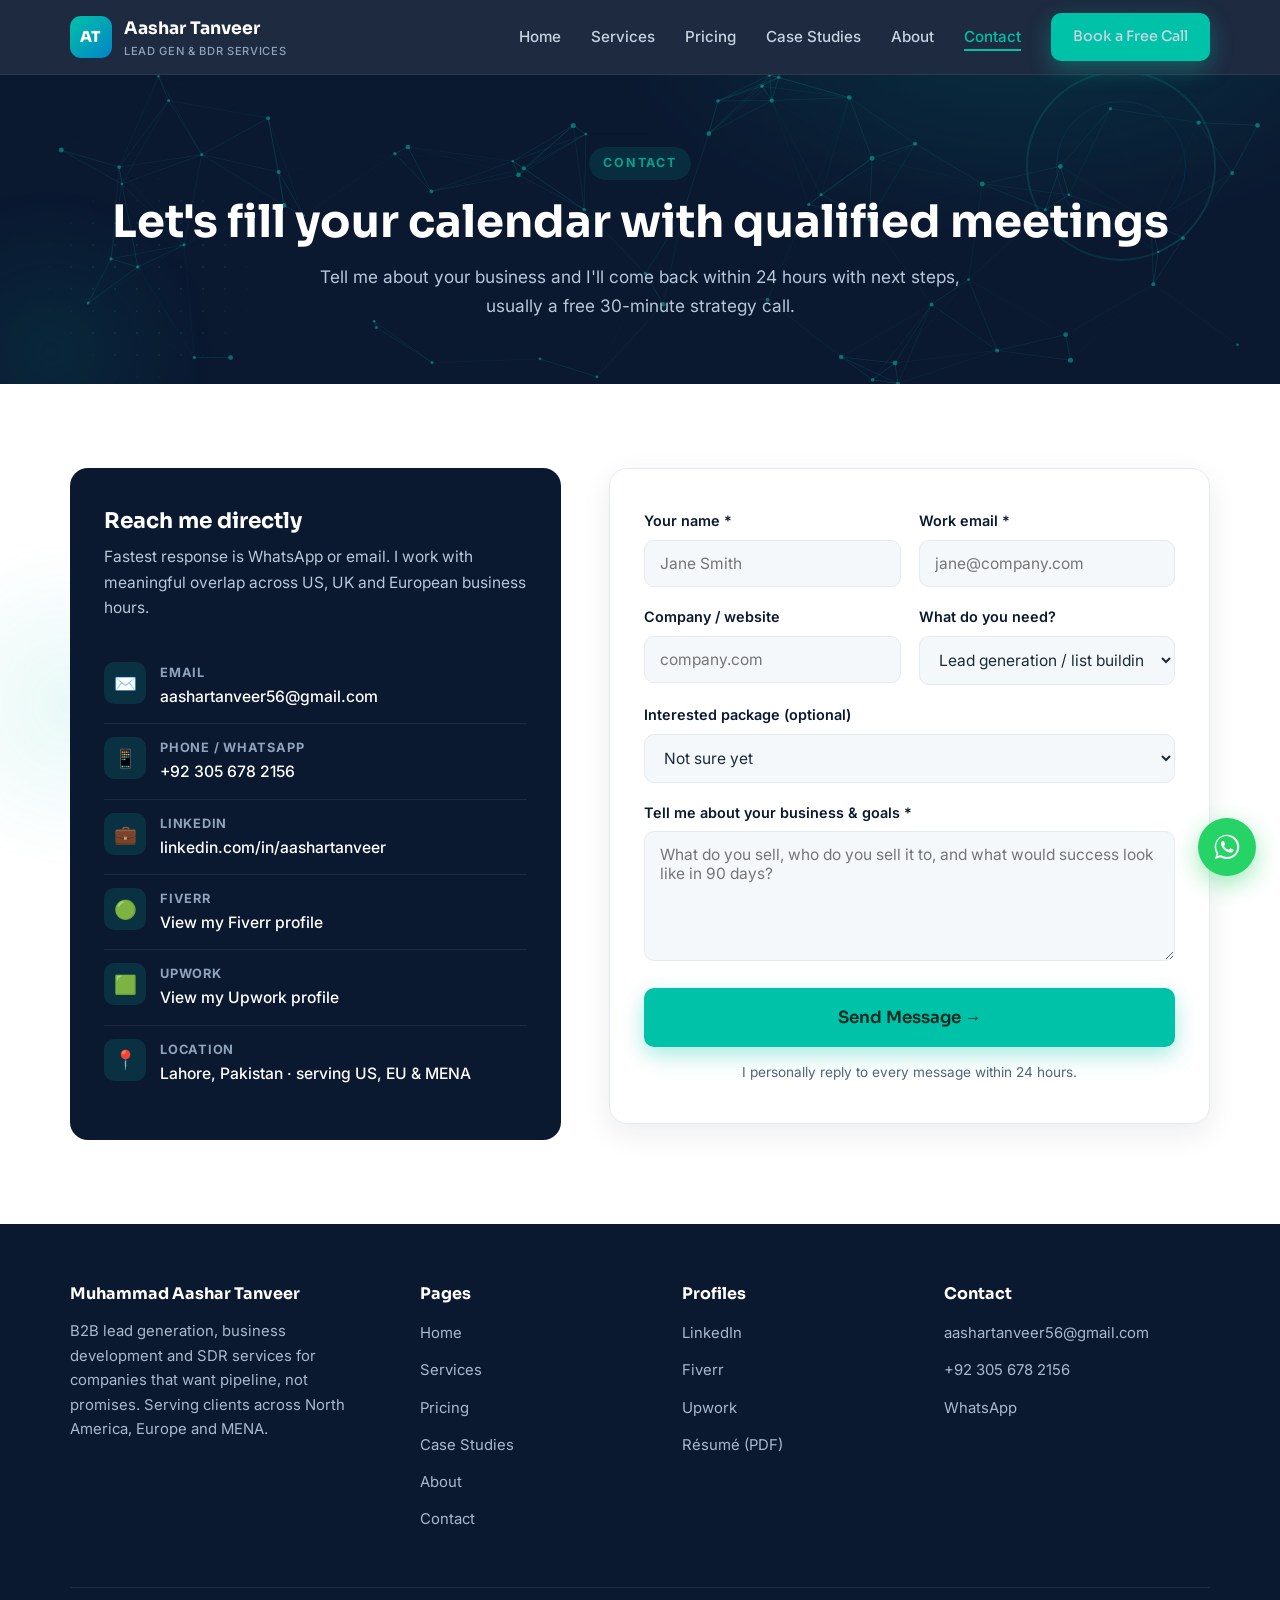
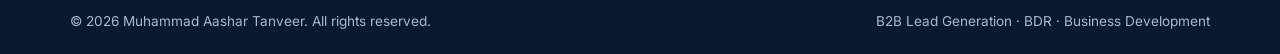
<file: contact.html>
<!DOCTYPE html>
<html lang="en">
<head>
  <meta charset="UTF-8">
  <meta name="viewport" content="width=device-width, initial-scale=1.0">
  <title>Contact | Book a Free Lead Generation Strategy Call | Aashar Tanveer</title>
  <meta name="description" content="Book a free 30-minute strategy call for B2B lead generation, appointment setting or dedicated BDR services. Email, WhatsApp or the contact form. Reply within 24 hours.">
  <meta name="robots" content="index, follow">
  <link rel="canonical" href="https://aashartanveer.github.io/contact.html">
  <meta property="og:type" content="website">
  <meta property="og:url" content="https://aashartanveer.github.io/contact.html">
  <meta property="og:title" content="Contact Aashar Tanveer | Free Strategy Call">
  <meta property="og:description" content="Book a free 30-minute strategy call for B2B lead generation and SDR services.">
  <meta property="og:image" content="https://aashartanveer.github.io/images/og-thumbnail.png">
  <meta name="twitter:card" content="summary_large_image">
  <meta name="twitter:image" content="https://aashartanveer.github.io/images/og-thumbnail.png">
  <link rel="icon" type="image/svg+xml" href="favicon.svg">
  <link rel="preconnect" href="https://fonts.googleapis.com">
  <link rel="preconnect" href="https://fonts.gstatic.com" crossorigin>
  <link href="https://fonts.googleapis.com/css2?family=Sora:wght@600;700;800&family=Inter:wght@400;500;600&display=swap" rel="stylesheet">
  <link rel="stylesheet" href="css/style.css">
</head>
<body>

  <header class="site-header">
    <div class="container nav">
      <a href="index.html" class="brand">
        <span class="brand-mark">AT</span>
        <span>Aashar Tanveer<small>Lead Gen &amp; BDR Services</small></span>
      </a>
      <button class="nav-toggle" aria-label="Toggle menu">☰</button>
      <ul class="nav-links">
        <li><a href="index.html">Home</a></li>
        <li><a href="services.html">Services</a></li>
        <li><a href="pricing.html">Pricing</a></li>
        <li><a href="case-studies.html">Case Studies</a></li>
        <li><a href="about.html">About</a></li>
        <li><a href="contact.html" class="active">Contact</a></li>
        <li><a href="contact.html" class="btn btn-primary">Book a Free Call</a></li>
      </ul>
    </div>
  </header>

  <section class="page-hero">
    <div class="container">
      <span class="eyebrow">Contact</span>
      <h1>Let's fill your calendar with qualified meetings</h1>
      <p>Tell me about your business and I'll come back within 24 hours with next steps, usually a free 30-minute strategy call.</p>
    </div>
  </section>

  <section>
    <div class="container contact-grid">

      <div class="contact-info-card reveal">
        <h3>Reach me directly</h3>
        <p>Fastest response is WhatsApp or email. I work with meaningful overlap across US, UK and European business hours.</p>
        <div class="contact-line">
          <div class="ico">✉️</div>
          <div><strong>Email</strong><a href="mailto:aashartanveer56@gmail.com">aashartanveer56@gmail.com</a></div>
        </div>
        <div class="contact-line">
          <div class="ico">📱</div>
          <div><strong>Phone / WhatsApp</strong><a href="https://wa.me/923056782156" target="_blank" rel="noopener">+92 305 678 2156</a></div>
        </div>
        <div class="contact-line">
          <div class="ico">💼</div>
          <div><strong>LinkedIn</strong><a href="https://www.linkedin.com/in/aashartanveer" target="_blank" rel="noopener">linkedin.com/in/aashartanveer</a></div>
        </div>
        <div class="contact-line">
          <div class="ico">🟢</div>
          <div><strong>Fiverr</strong><a href="https://www.fiverr.com/s/8z1GmG4" target="_blank" rel="noopener">View my Fiverr profile</a></div>
        </div>
        <div class="contact-line">
          <div class="ico">🟩</div>
          <div><strong>Upwork</strong><a href="https://www.upwork.com/freelancers/~010ec83e0015509658" target="_blank" rel="noopener">View my Upwork profile</a></div>
        </div>
        <div class="contact-line">
          <div class="ico">📍</div>
          <div><strong>Location</strong><span class="val">Lahore, Pakistan · serving US, EU &amp; MENA</span></div>
        </div>
      </div>

      <form class="contact-form reveal" action="https://formsubmit.co/aashartanveer56@gmail.com" method="POST">
        <input type="hidden" name="_subject" value="New website lead: aashartanveer.github.io">
        <input type="hidden" name="_captcha" value="false">
        <input type="hidden" name="_template" value="table">
        <input type="hidden" name="_next" value="https://aashartanveer.github.io/thanks.html">
        <input type="text" name="_honey" style="display:none">

        <div class="form-row">
          <div class="form-group">
            <label for="name">Your name *</label>
            <input type="text" id="name" name="name" required placeholder="Jane Smith">
          </div>
          <div class="form-group">
            <label for="email">Work email *</label>
            <input type="email" id="email" name="email" required placeholder="jane@company.com">
          </div>
        </div>
        <div class="form-row">
          <div class="form-group">
            <label for="company">Company / website</label>
            <input type="text" id="company" name="company" placeholder="company.com">
          </div>
          <div class="form-group">
            <label for="service">What do you need?</label>
            <select id="service" name="service">
              <option>Lead generation / list building</option>
              <option>Cold email outreach</option>
              <option>LinkedIn outreach</option>
              <option>Cold calling / appointment setting</option>
              <option>Dedicated BDR (monthly)</option>
              <option>CRM setup / management</option>
              <option>SDR / BDR role (hiring)</option>
              <option>Something else</option>
            </select>
          </div>
        </div>
        <div class="form-group">
          <label for="plan">Interested package (optional)</label>
          <select id="plan" name="plan">
            <option value="">Not sure yet</option>
            <option value="starter">Starter · $199/mo</option>
            <option value="growth">Growth · $399/mo</option>
            <option value="dedicated-sdr">Dedicated BDR · $799/mo</option>
            <option value="custom">Custom / hourly</option>
          </select>
        </div>
        <div class="form-group">
          <label for="message">Tell me about your business &amp; goals *</label>
          <textarea id="message" name="message" required placeholder="What do you sell, who do you sell it to, and what would success look like in 90 days?"></textarea>
        </div>
        <button type="submit" class="btn btn-primary btn-lg" style="width:100%; justify-content:center;">Send Message →</button>
        <p style="margin-top:14px; font-size:0.85rem; color:var(--slate); text-align:center;">I personally reply to every message within 24 hours.</p>
      </form>

    </div>
  </section>

  <footer class="site-footer">
    <div class="container footer-grid">
      <div>
        <h4>Muhammad Aashar Tanveer</h4>
        <p>B2B lead generation, business development and SDR services for companies that want pipeline, not promises. Serving clients across North America, Europe and MENA.</p>
      </div>
      <div>
        <h4>Pages</h4>
        <ul>
          <li><a href="index.html">Home</a></li>
          <li><a href="services.html">Services</a></li>
          <li><a href="pricing.html">Pricing</a></li>
          <li><a href="case-studies.html">Case Studies</a></li>
          <li><a href="about.html">About</a></li>
          <li><a href="contact.html">Contact</a></li>
        </ul>
      </div>
      <div>
        <h4>Profiles</h4>
        <ul>
          <li><a href="https://www.linkedin.com/in/aashartanveer" target="_blank" rel="noopener">LinkedIn</a></li>
          <li><a href="https://www.fiverr.com/s/8z1GmG4" target="_blank" rel="noopener">Fiverr</a></li>
          <li><a href="https://www.upwork.com/freelancers/~010ec83e0015509658" target="_blank" rel="noopener">Upwork</a></li>
          <li><a href="Aashar-Tanveer-Resume.pdf" target="_blank" rel="noopener">Résumé (PDF)</a></li>
        </ul>
      </div>
      <div>
        <h4>Contact</h4>
        <ul>
          <li><a href="mailto:aashartanveer56@gmail.com">aashartanveer56@gmail.com</a></li>
          <li><a href="tel:+923056782156">+92 305 678 2156</a></li>
          <li><a href="https://wa.me/923056782156" target="_blank" rel="noopener">WhatsApp</a></li>
        </ul>
      </div>
    </div>
    <div class="container footer-bottom">
      <span>© <span id="year"></span> Muhammad Aashar Tanveer. All rights reserved.</span>
      <span>B2B Lead Generation · BDR · Business Development</span>
    </div>
  </footer>

  <a href="https://wa.me/923056782156" class="wa-float" target="_blank" rel="noopener" aria-label="Chat on WhatsApp">
    <svg viewBox="0 0 32 32"><path d="M16 2.9C8.8 2.9 2.9 8.8 2.9 16c0 2.6.8 5 2.1 7.1L2.9 29l6.1-2c2 1.2 4.4 1.9 7 1.9 7.2 0 13.1-5.9 13.1-13.1S23.2 2.9 16 2.9zm0 23.8c-2.3 0-4.5-.7-6.3-1.8l-.5-.3-3.6 1.2 1.2-3.5-.3-.5c-1.3-1.9-2-4.2-2-6.7 0-6 4.9-10.9 10.9-10.9S26.9 10 26.9 16 22 26.7 16 26.7zm6-8.2c-.3-.2-1.9-1-2.2-1.1-.3-.1-.5-.2-.7.2-.2.3-.8 1.1-1 1.3-.2.2-.4.2-.7.1-.3-.2-1.4-.5-2.6-1.6-1-.9-1.6-1.9-1.8-2.3-.2-.3 0-.5.1-.7l.5-.6c.2-.2.2-.3.3-.6.1-.2 0-.4 0-.6-.1-.2-.7-1.8-1-2.4-.3-.6-.5-.5-.7-.5h-.6c-.2 0-.6.1-.9.4-.3.3-1.1 1.1-1.1 2.7s1.2 3.2 1.3 3.4c.2.2 2.3 3.5 5.5 4.9.8.3 1.4.5 1.9.7.8.2 1.5.2 2.1.1.6-.1 1.9-.8 2.2-1.5.3-.8.3-1.4.2-1.5-.1-.2-.3-.3-.6-.4z"/></svg>
  </a>

  <script src="js/main.js"></script>
  <script src="js/analytics.js"></script>
  <script src="js/prices.js"></script>
</body>
</html>
</file>
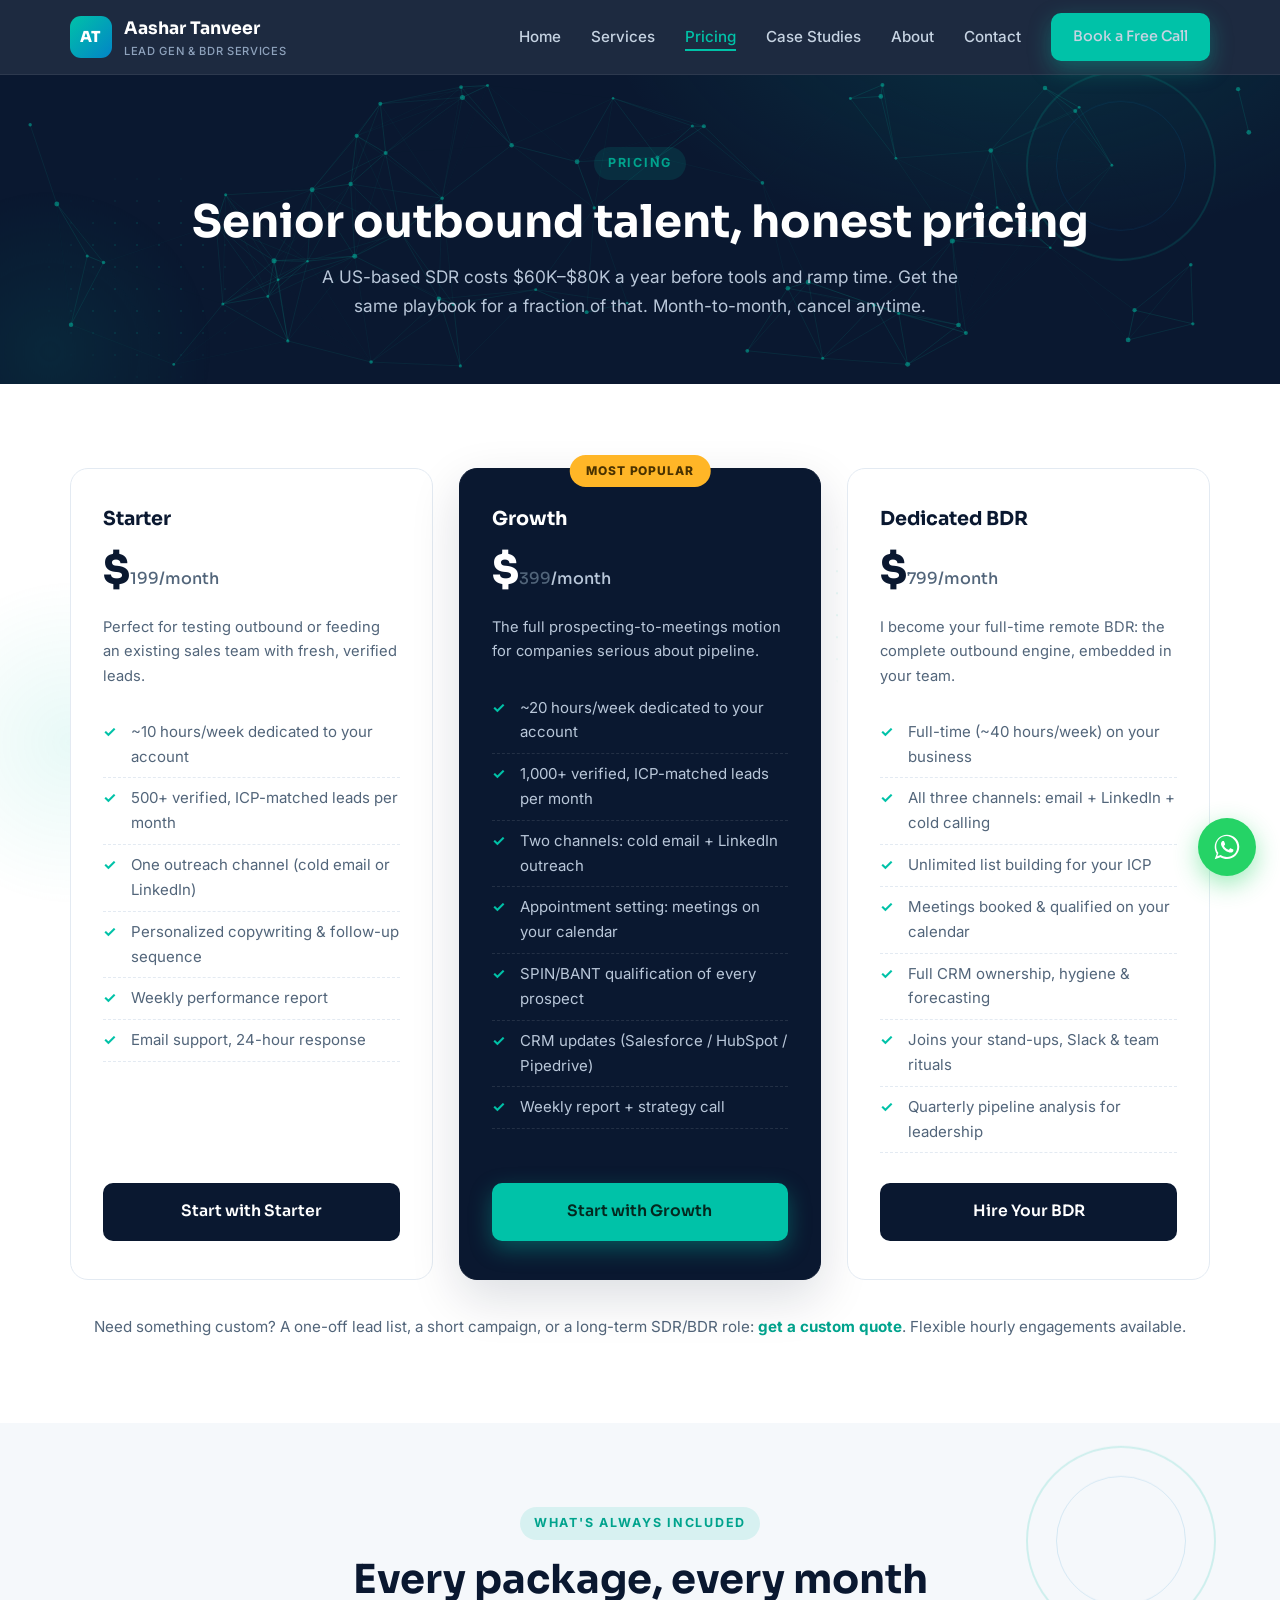
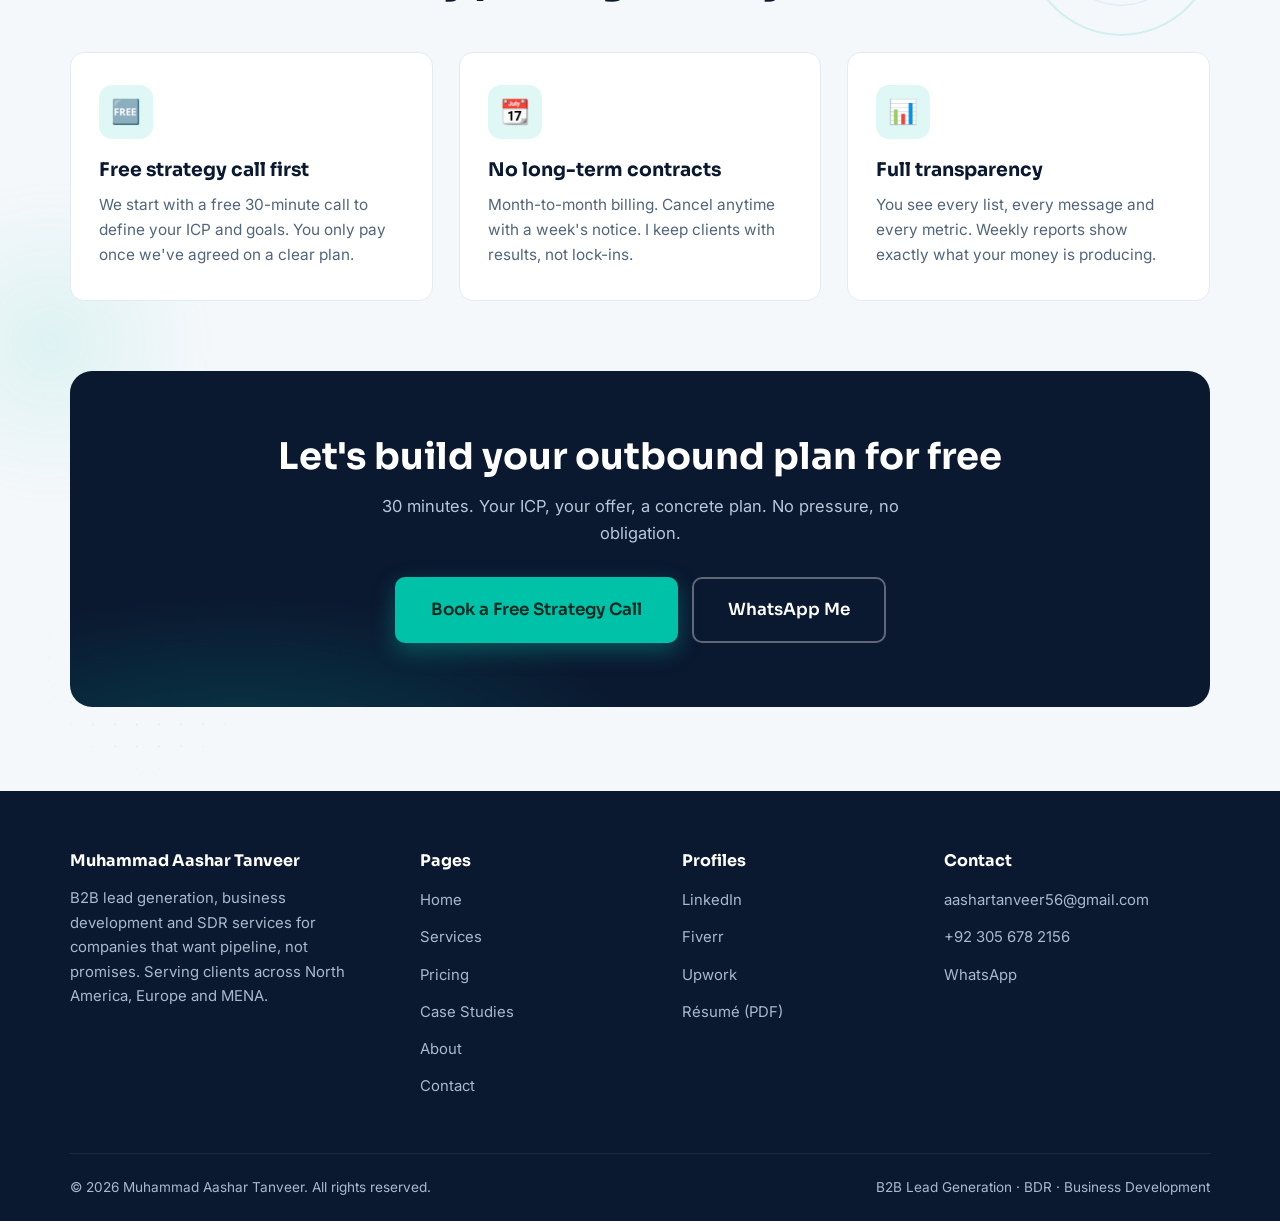
<file: pricing.html>
<!DOCTYPE html>
<html lang="en">
<head>
  <meta charset="UTF-8">
  <meta name="viewport" content="width=device-width, initial-scale=1.0">
  <title>Pricing | Affordable B2B Lead Generation & BDR Packages | Aashar Tanveer</title>
  <meta name="description" content="Transparent monthly packages for B2B lead generation and dedicated BDR services, starting at $199/month. No long-term contracts, cancel anytime. Book a free strategy call.">
  <meta name="robots" content="index, follow">
  <link rel="canonical" href="https://aashartanveer.github.io/pricing.html">
  <meta property="og:type" content="website">
  <meta property="og:url" content="https://aashartanveer.github.io/pricing.html">
  <meta property="og:title" content="Lead Generation & BDR Pricing | Aashar Tanveer">
  <meta property="og:description" content="Monthly packages from $199/mo. Verified leads, multi-channel outreach and a dedicated BDR without the in-house cost.">
  <meta property="og:image" content="https://aashartanveer.github.io/images/og-thumbnail.png">
  <meta name="twitter:card" content="summary_large_image">
  <meta name="twitter:image" content="https://aashartanveer.github.io/images/og-thumbnail.png">
  <link rel="icon" type="image/svg+xml" href="favicon.svg">
  <link rel="preconnect" href="https://fonts.googleapis.com">
  <link rel="preconnect" href="https://fonts.gstatic.com" crossorigin>
  <link href="https://fonts.googleapis.com/css2?family=Sora:wght@600;700;800&family=Inter:wght@400;500;600&display=swap" rel="stylesheet">
  <link rel="stylesheet" href="css/style.css">
</head>
<body>

  <header class="site-header">
    <div class="container nav">
      <a href="index.html" class="brand">
        <span class="brand-mark">AT</span>
        <span>Aashar Tanveer<small>Lead Gen &amp; BDR Services</small></span>
      </a>
      <button class="nav-toggle" aria-label="Toggle menu">☰</button>
      <ul class="nav-links">
        <li><a href="index.html">Home</a></li>
        <li><a href="services.html">Services</a></li>
        <li><a href="pricing.html" class="active">Pricing</a></li>
        <li><a href="case-studies.html">Case Studies</a></li>
        <li><a href="about.html">About</a></li>
        <li><a href="contact.html">Contact</a></li>
        <li><a href="contact.html" class="btn btn-primary">Book a Free Call</a></li>
      </ul>
    </div>
  </header>

  <section class="page-hero">
    <div class="container">
      <span class="eyebrow">Pricing</span>
      <h1>Senior outbound talent, honest pricing</h1>
      <p>A US-based SDR costs $60K–$80K a year before tools and ramp time. Get the same playbook for a fraction of that. Month-to-month, cancel anytime.</p>
    </div>
  </section>

  <section>
    <div class="container">
      <div class="pricing-grid">

        <div class="price-card reveal">
          <h3>Starter</h3>
          <div class="price">$<span data-price="starter">199</span><span>/month</span></div>
          <p class="price-desc">Perfect for testing outbound or feeding an existing sales team with fresh, verified leads.</p>
          <ul>
            <li>~10 hours/week dedicated to your account</li>
            <li>500+ verified, ICP-matched leads per month</li>
            <li>One outreach channel (cold email or LinkedIn)</li>
            <li>Personalized copywriting &amp; follow-up sequence</li>
            <li>Weekly performance report</li>
            <li>Email support, 24-hour response</li>
          </ul>
          <a href="contact.html?plan=starter" class="btn btn-dark" style="justify-content:center;">Start with Starter</a>
        </div>

        <div class="price-card featured reveal">
          <span class="badge-popular">Most Popular</span>
          <h3>Growth</h3>
          <div class="price" style="color:#fff;">$<span data-price="growth">399</span><span style="color:#b9c7d9;">/month</span></div>
          <p class="price-desc">The full prospecting-to-meetings motion for companies serious about pipeline.</p>
          <ul>
            <li>~20 hours/week dedicated to your account</li>
            <li>1,000+ verified, ICP-matched leads per month</li>
            <li>Two channels: cold email + LinkedIn outreach</li>
            <li>Appointment setting: meetings on your calendar</li>
            <li>SPIN/BANT qualification of every prospect</li>
            <li>CRM updates (Salesforce / HubSpot / Pipedrive)</li>
            <li>Weekly report + strategy call</li>
          </ul>
          <a href="contact.html?plan=growth" class="btn btn-primary" style="justify-content:center;">Start with Growth</a>
        </div>

        <div class="price-card reveal">
          <h3>Dedicated BDR</h3>
          <div class="price">$<span data-price="dedicated">799</span><span>/month</span></div>
          <p class="price-desc">I become your full-time remote BDR: the complete outbound engine, embedded in your team.</p>
          <ul>
            <li>Full-time (~40 hours/week) on your business</li>
            <li>All three channels: email + LinkedIn + cold calling</li>
            <li>Unlimited list building for your ICP</li>
            <li>Meetings booked &amp; qualified on your calendar</li>
            <li>Full CRM ownership, hygiene &amp; forecasting</li>
            <li>Joins your stand-ups, Slack &amp; team rituals</li>
            <li>Quarterly pipeline analysis for leadership</li>
          </ul>
          <a href="contact.html?plan=dedicated-sdr" class="btn btn-dark" style="justify-content:center;">Hire Your BDR</a>
        </div>

      </div>

      <p class="price-note">Need something custom? A one-off lead list, a short campaign, or a long-term SDR/BDR role: <a href="contact.html"><strong>get a custom quote</strong></a>. Flexible hourly engagements available.</p>
    </div>
  </section>

  <section class="bg-soft">
    <div class="container">
      <div class="section-head center reveal">
        <span class="eyebrow">What's Always Included</span>
        <h2>Every package, every month</h2>
      </div>
      <div class="cards-grid">
        <div class="card reveal"><div class="card-icon">🆓</div><h3>Free strategy call first</h3><p>We start with a free 30-minute call to define your ICP and goals. You only pay once we've agreed on a clear plan.</p></div>
        <div class="card reveal"><div class="card-icon">📆</div><h3>No long-term contracts</h3><p>Month-to-month billing. Cancel anytime with a week's notice. I keep clients with results, not lock-ins.</p></div>
        <div class="card reveal"><div class="card-icon">📊</div><h3>Full transparency</h3><p>You see every list, every message and every metric. Weekly reports show exactly what your money is producing.</p></div>
      </div>

      <div class="cta-band reveal" style="margin-top:70px;">
        <h2>Let's build your outbound plan for free</h2>
        <p>30 minutes. Your ICP, your offer, a concrete plan. No pressure, no obligation.</p>
        <div class="hero-ctas">
          <a href="contact.html" class="btn btn-primary btn-lg">Book a Free Strategy Call</a>
          <a href="https://wa.me/923056782156" target="_blank" rel="noopener" class="btn btn-outline btn-lg">WhatsApp Me</a>
        </div>
      </div>
    </div>
  </section>

  <footer class="site-footer">
    <div class="container footer-grid">
      <div>
        <h4>Muhammad Aashar Tanveer</h4>
        <p>B2B lead generation, business development and SDR services for companies that want pipeline, not promises. Serving clients across North America, Europe and MENA.</p>
      </div>
      <div>
        <h4>Pages</h4>
        <ul>
          <li><a href="index.html">Home</a></li>
          <li><a href="services.html">Services</a></li>
          <li><a href="pricing.html">Pricing</a></li>
          <li><a href="case-studies.html">Case Studies</a></li>
          <li><a href="about.html">About</a></li>
          <li><a href="contact.html">Contact</a></li>
        </ul>
      </div>
      <div>
        <h4>Profiles</h4>
        <ul>
          <li><a href="https://www.linkedin.com/in/aashartanveer" target="_blank" rel="noopener">LinkedIn</a></li>
          <li><a href="https://www.fiverr.com/s/8z1GmG4" target="_blank" rel="noopener">Fiverr</a></li>
          <li><a href="https://www.upwork.com/freelancers/~010ec83e0015509658" target="_blank" rel="noopener">Upwork</a></li>
          <li><a href="Aashar-Tanveer-Resume.pdf" target="_blank" rel="noopener">Résumé (PDF)</a></li>
        </ul>
      </div>
      <div>
        <h4>Contact</h4>
        <ul>
          <li><a href="mailto:aashartanveer56@gmail.com">aashartanveer56@gmail.com</a></li>
          <li><a href="tel:+923056782156">+92 305 678 2156</a></li>
          <li><a href="https://wa.me/923056782156" target="_blank" rel="noopener">WhatsApp</a></li>
        </ul>
      </div>
    </div>
    <div class="container footer-bottom">
      <span>© <span id="year"></span> Muhammad Aashar Tanveer. All rights reserved.</span>
      <span>B2B Lead Generation · BDR · Business Development</span>
    </div>
  </footer>

  <a href="https://wa.me/923056782156" class="wa-float" target="_blank" rel="noopener" aria-label="Chat on WhatsApp">
    <svg viewBox="0 0 32 32"><path d="M16 2.9C8.8 2.9 2.9 8.8 2.9 16c0 2.6.8 5 2.1 7.1L2.9 29l6.1-2c2 1.2 4.4 1.9 7 1.9 7.2 0 13.1-5.9 13.1-13.1S23.2 2.9 16 2.9zm0 23.8c-2.3 0-4.5-.7-6.3-1.8l-.5-.3-3.6 1.2 1.2-3.5-.3-.5c-1.3-1.9-2-4.2-2-6.7 0-6 4.9-10.9 10.9-10.9S26.9 10 26.9 16 22 26.7 16 26.7zm6-8.2c-.3-.2-1.9-1-2.2-1.1-.3-.1-.5-.2-.7.2-.2.3-.8 1.1-1 1.3-.2.2-.4.2-.7.1-.3-.2-1.4-.5-2.6-1.6-1-.9-1.6-1.9-1.8-2.3-.2-.3 0-.5.1-.7l.5-.6c.2-.2.2-.3.3-.6.1-.2 0-.4 0-.6-.1-.2-.7-1.8-1-2.4-.3-.6-.5-.5-.7-.5h-.6c-.2 0-.6.1-.9.4-.3.3-1.1 1.1-1.1 2.7s1.2 3.2 1.3 3.4c.2.2 2.3 3.5 5.5 4.9.8.3 1.4.5 1.9.7.8.2 1.5.2 2.1.1.6-.1 1.9-.8 2.2-1.5.3-.8.3-1.4.2-1.5-.1-.2-.3-.3-.6-.4z"/></svg>
  </a>

  <script src="js/main.js"></script>
  <script src="js/analytics.js"></script>
  <script src="js/prices.js"></script>
</body>
</html>
</file>
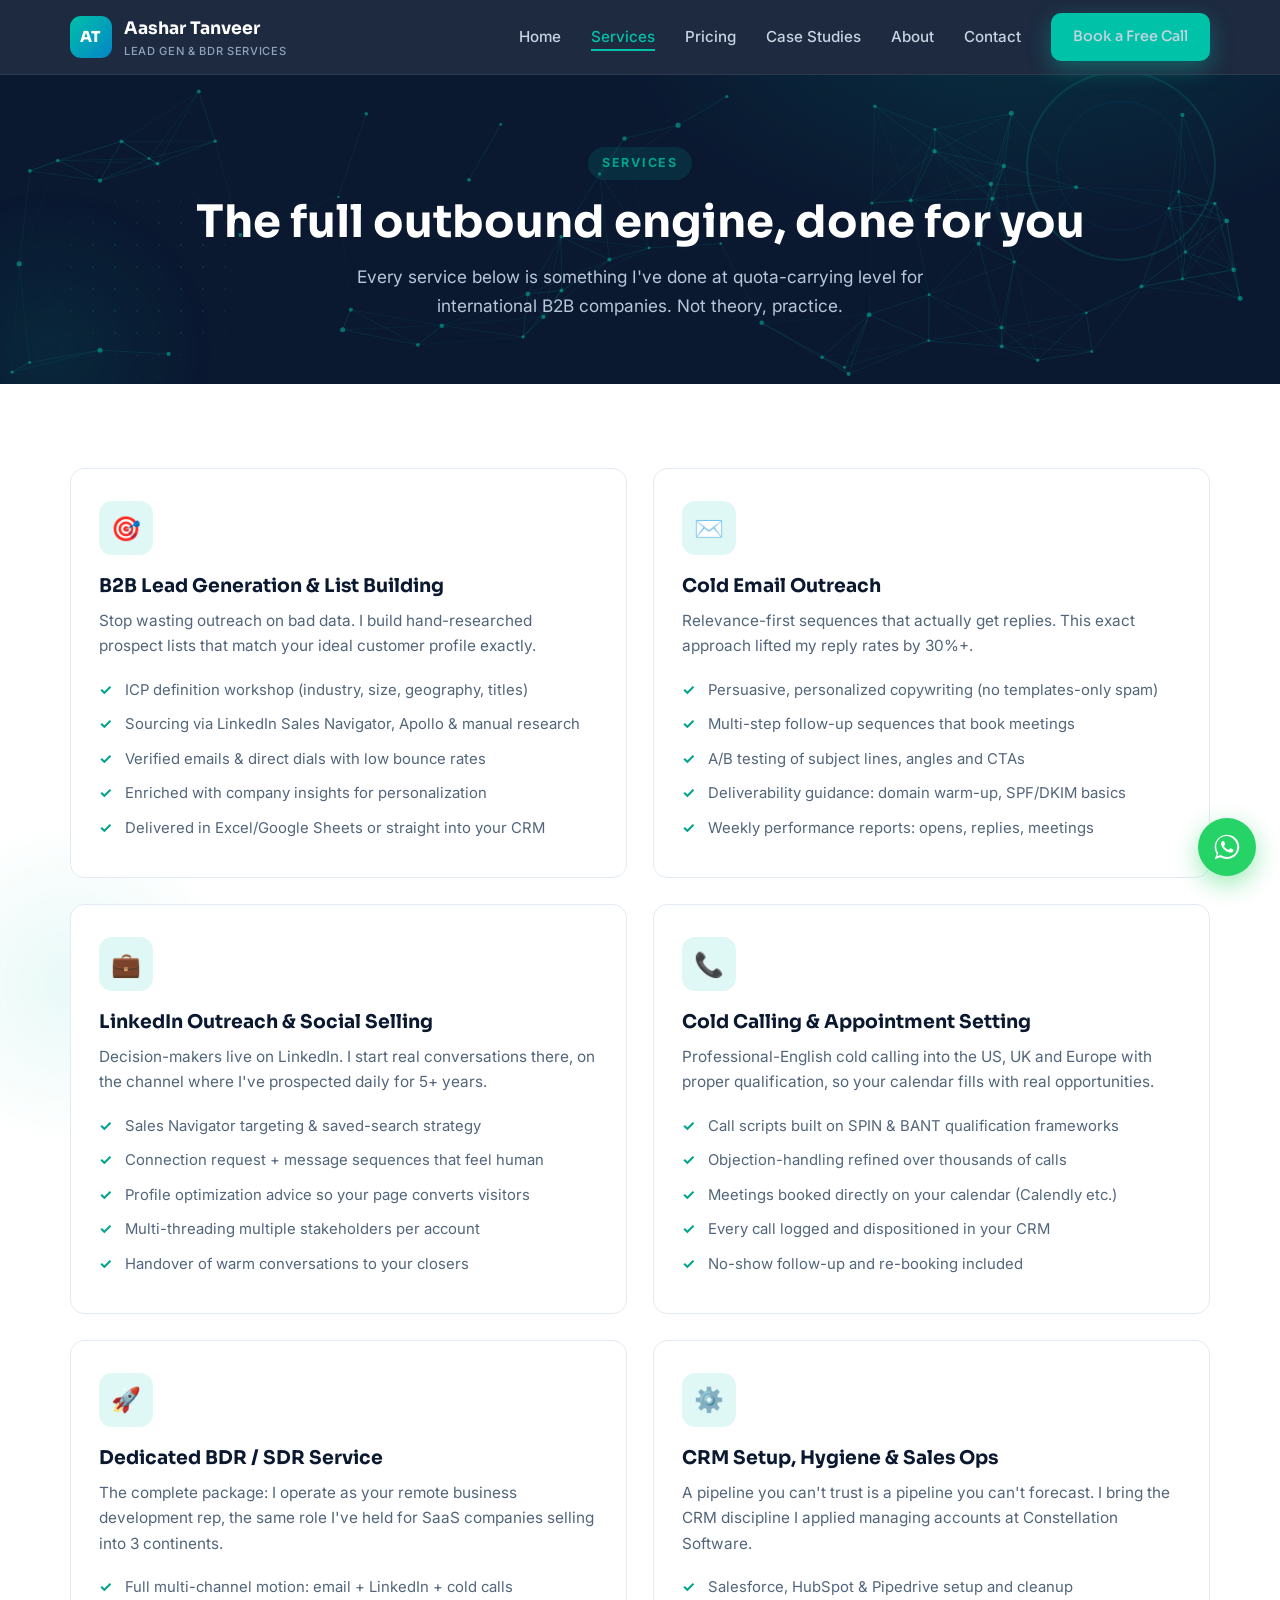
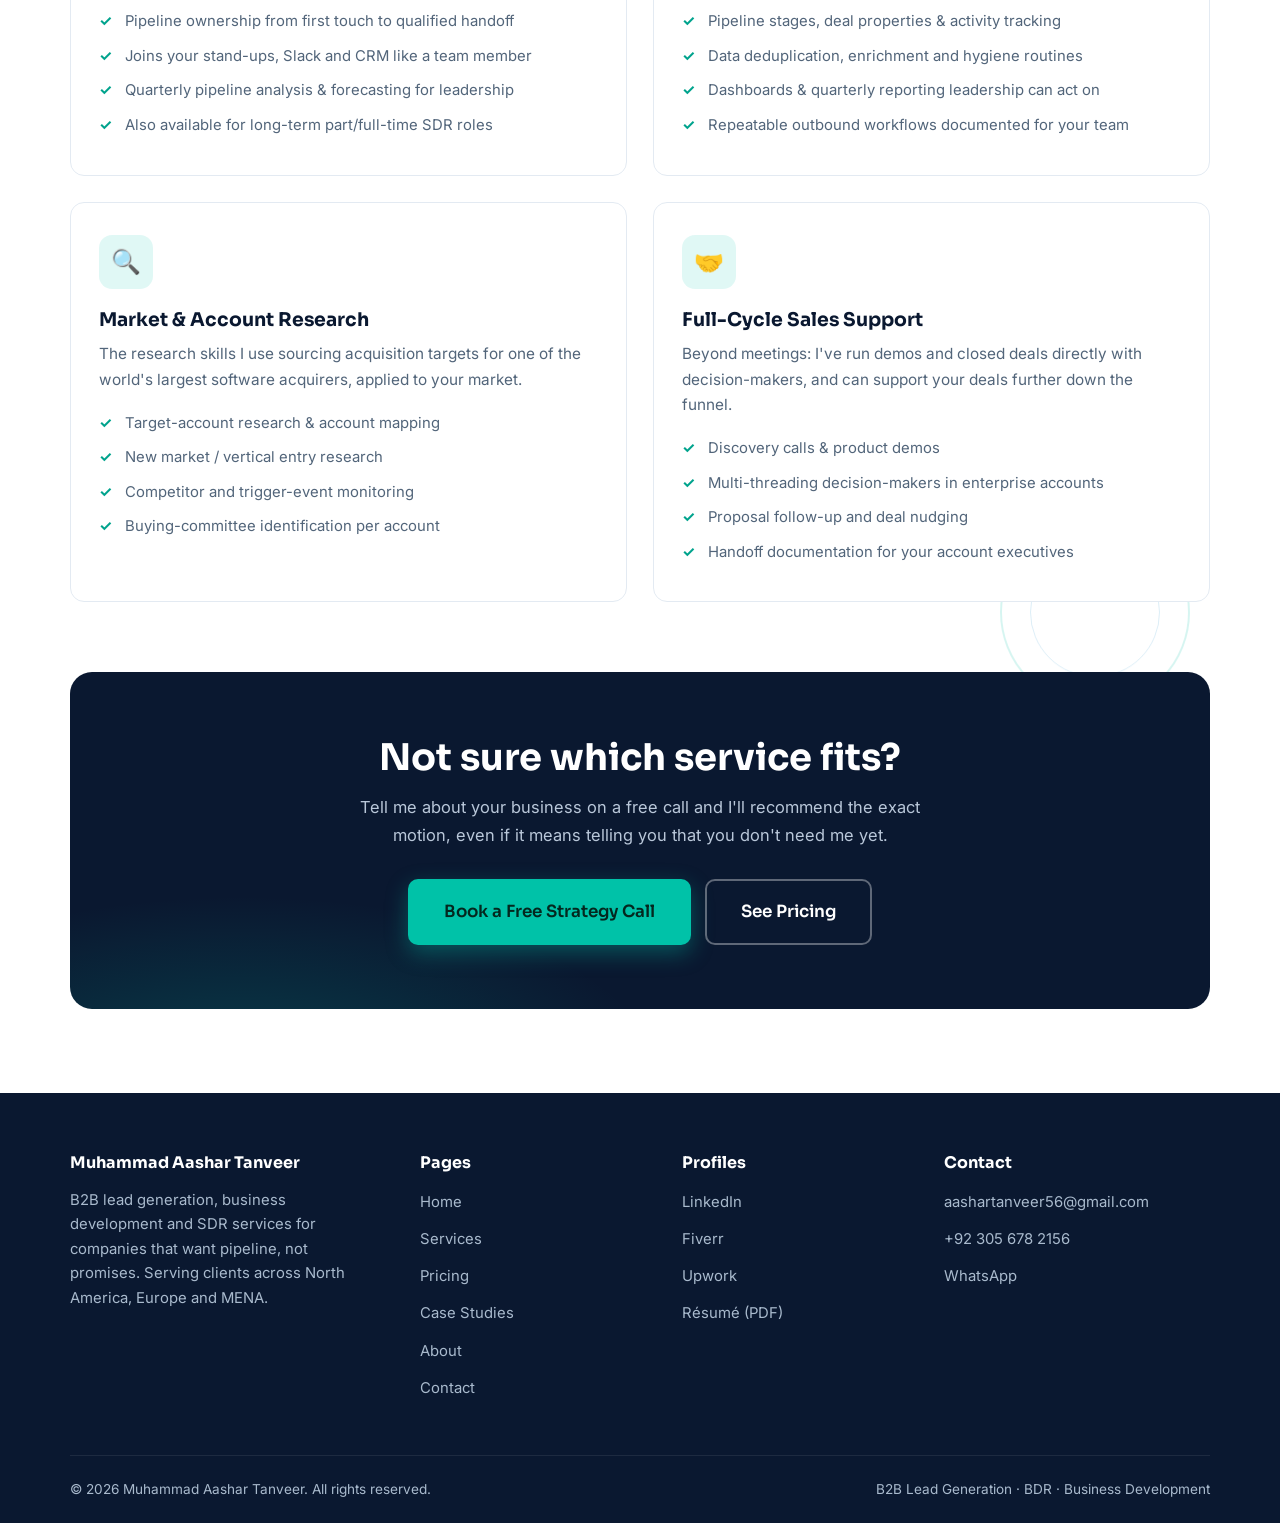
<file: services.html>
<!DOCTYPE html>
<html lang="en">
<head>
  <meta charset="UTF-8">
  <meta name="viewport" content="width=device-width, initial-scale=1.0">
  <title>Services | B2B Lead Generation, Cold Outreach & Dedicated BDR | Aashar Tanveer</title>
  <meta name="description" content="Full-service B2B outbound: verified lead lists, cold email, LinkedIn outreach, cold calling, appointment setting, dedicated SDR service and CRM management (Salesforce, HubSpot, Pipedrive).">
  <meta name="robots" content="index, follow">
  <link rel="canonical" href="https://aashartanveer.github.io/services.html">
  <meta property="og:type" content="website">
  <meta property="og:url" content="https://aashartanveer.github.io/services.html">
  <meta property="og:title" content="B2B Lead Generation & BDR Services | Aashar Tanveer">
  <meta property="og:description" content="Verified lead lists, cold email, LinkedIn outreach, appointment setting and dedicated SDR services for B2B companies.">
  <meta property="og:image" content="https://aashartanveer.github.io/images/og-thumbnail.png">
  <meta name="twitter:card" content="summary_large_image">
  <meta name="twitter:image" content="https://aashartanveer.github.io/images/og-thumbnail.png">
  <link rel="icon" type="image/svg+xml" href="favicon.svg">
  <link rel="preconnect" href="https://fonts.googleapis.com">
  <link rel="preconnect" href="https://fonts.gstatic.com" crossorigin>
  <link href="https://fonts.googleapis.com/css2?family=Sora:wght@600;700;800&family=Inter:wght@400;500;600&display=swap" rel="stylesheet">
  <link rel="stylesheet" href="css/style.css">
</head>
<body>

  <header class="site-header">
    <div class="container nav">
      <a href="index.html" class="brand">
        <span class="brand-mark">AT</span>
        <span>Aashar Tanveer<small>Lead Gen &amp; BDR Services</small></span>
      </a>
      <button class="nav-toggle" aria-label="Toggle menu">☰</button>
      <ul class="nav-links">
        <li><a href="index.html">Home</a></li>
        <li><a href="services.html" class="active">Services</a></li>
        <li><a href="pricing.html">Pricing</a></li>
        <li><a href="case-studies.html">Case Studies</a></li>
        <li><a href="about.html">About</a></li>
        <li><a href="contact.html">Contact</a></li>
        <li><a href="contact.html" class="btn btn-primary">Book a Free Call</a></li>
      </ul>
    </div>
  </header>

  <section class="page-hero">
    <div class="container">
      <span class="eyebrow">Services</span>
      <h1>The full outbound engine, done for you</h1>
      <p>Every service below is something I've done at quota-carrying level for international B2B companies. Not theory, practice.</p>
    </div>
  </section>

  <section>
    <div class="container">
      <div class="cards-grid two-col">

        <div class="card reveal">
          <div class="card-icon">🎯</div>
          <h3>B2B Lead Generation &amp; List Building</h3>
          <p>Stop wasting outreach on bad data. I build hand-researched prospect lists that match your ideal customer profile exactly.</p>
          <ul>
            <li>ICP definition workshop (industry, size, geography, titles)</li>
            <li>Sourcing via LinkedIn Sales Navigator, Apollo &amp; manual research</li>
            <li>Verified emails &amp; direct dials with low bounce rates</li>
            <li>Enriched with company insights for personalization</li>
            <li>Delivered in Excel/Google Sheets or straight into your CRM</li>
          </ul>
        </div>

        <div class="card reveal">
          <div class="card-icon">✉️</div>
          <h3>Cold Email Outreach</h3>
          <p>Relevance-first sequences that actually get replies. This exact approach lifted my reply rates by 30%+.</p>
          <ul>
            <li>Persuasive, personalized copywriting (no templates-only spam)</li>
            <li>Multi-step follow-up sequences that book meetings</li>
            <li>A/B testing of subject lines, angles and CTAs</li>
            <li>Deliverability guidance: domain warm-up, SPF/DKIM basics</li>
            <li>Weekly performance reports: opens, replies, meetings</li>
          </ul>
        </div>

        <div class="card reveal">
          <div class="card-icon">💼</div>
          <h3>LinkedIn Outreach &amp; Social Selling</h3>
          <p>Decision-makers live on LinkedIn. I start real conversations there, on the channel where I've prospected daily for 5+ years.</p>
          <ul>
            <li>Sales Navigator targeting &amp; saved-search strategy</li>
            <li>Connection request + message sequences that feel human</li>
            <li>Profile optimization advice so your page converts visitors</li>
            <li>Multi-threading multiple stakeholders per account</li>
            <li>Handover of warm conversations to your closers</li>
          </ul>
        </div>

        <div class="card reveal">
          <div class="card-icon">📞</div>
          <h3>Cold Calling &amp; Appointment Setting</h3>
          <p>Professional-English cold calling into the US, UK and Europe with proper qualification, so your calendar fills with real opportunities.</p>
          <ul>
            <li>Call scripts built on SPIN &amp; BANT qualification frameworks</li>
            <li>Objection-handling refined over thousands of calls</li>
            <li>Meetings booked directly on your calendar (Calendly etc.)</li>
            <li>Every call logged and dispositioned in your CRM</li>
            <li>No-show follow-up and re-booking included</li>
          </ul>
        </div>

        <div class="card reveal">
          <div class="card-icon">🚀</div>
          <h3>Dedicated BDR / SDR Service</h3>
          <p>The complete package: I operate as your remote business development rep, the same role I've held for SaaS companies selling into 3 continents.</p>
          <ul>
            <li>Full multi-channel motion: email + LinkedIn + cold calls</li>
            <li>Pipeline ownership from first touch to qualified handoff</li>
            <li>Joins your stand-ups, Slack and CRM like a team member</li>
            <li>Quarterly pipeline analysis &amp; forecasting for leadership</li>
            <li>Also available for long-term part/full-time SDR roles</li>
          </ul>
        </div>

        <div class="card reveal">
          <div class="card-icon">⚙️</div>
          <h3>CRM Setup, Hygiene &amp; Sales Ops</h3>
          <p>A pipeline you can't trust is a pipeline you can't forecast. I bring the CRM discipline I applied managing accounts at Constellation Software.</p>
          <ul>
            <li>Salesforce, HubSpot &amp; Pipedrive setup and cleanup</li>
            <li>Pipeline stages, deal properties &amp; activity tracking</li>
            <li>Data deduplication, enrichment and hygiene routines</li>
            <li>Dashboards &amp; quarterly reporting leadership can act on</li>
            <li>Repeatable outbound workflows documented for your team</li>
          </ul>
        </div>

        <div class="card reveal">
          <div class="card-icon">🔍</div>
          <h3>Market &amp; Account Research</h3>
          <p>The research skills I use sourcing acquisition targets for one of the world's largest software acquirers, applied to your market.</p>
          <ul>
            <li>Target-account research &amp; account mapping</li>
            <li>New market / vertical entry research</li>
            <li>Competitor and trigger-event monitoring</li>
            <li>Buying-committee identification per account</li>
          </ul>
        </div>

        <div class="card reveal">
          <div class="card-icon">🤝</div>
          <h3>Full-Cycle Sales Support</h3>
          <p>Beyond meetings: I've run demos and closed deals directly with decision-makers, and can support your deals further down the funnel.</p>
          <ul>
            <li>Discovery calls &amp; product demos</li>
            <li>Multi-threading decision-makers in enterprise accounts</li>
            <li>Proposal follow-up and deal nudging</li>
            <li>Handoff documentation for your account executives</li>
          </ul>
        </div>

      </div>

      <div class="cta-band reveal" style="margin-top:70px;">
        <h2>Not sure which service fits?</h2>
        <p>Tell me about your business on a free call and I'll recommend the exact motion, even if it means telling you that you don't need me yet.</p>
        <div class="hero-ctas">
          <a href="contact.html" class="btn btn-primary btn-lg">Book a Free Strategy Call</a>
          <a href="pricing.html" class="btn btn-outline btn-lg">See Pricing</a>
        </div>
      </div>
    </div>
  </section>

  <footer class="site-footer">
    <div class="container footer-grid">
      <div>
        <h4>Muhammad Aashar Tanveer</h4>
        <p>B2B lead generation, business development and SDR services for companies that want pipeline, not promises. Serving clients across North America, Europe and MENA.</p>
      </div>
      <div>
        <h4>Pages</h4>
        <ul>
          <li><a href="index.html">Home</a></li>
          <li><a href="services.html">Services</a></li>
          <li><a href="pricing.html">Pricing</a></li>
          <li><a href="case-studies.html">Case Studies</a></li>
          <li><a href="about.html">About</a></li>
          <li><a href="contact.html">Contact</a></li>
        </ul>
      </div>
      <div>
        <h4>Profiles</h4>
        <ul>
          <li><a href="https://www.linkedin.com/in/aashartanveer" target="_blank" rel="noopener">LinkedIn</a></li>
          <li><a href="https://www.fiverr.com/s/8z1GmG4" target="_blank" rel="noopener">Fiverr</a></li>
          <li><a href="https://www.upwork.com/freelancers/~010ec83e0015509658" target="_blank" rel="noopener">Upwork</a></li>
          <li><a href="Aashar-Tanveer-Resume.pdf" target="_blank" rel="noopener">Résumé (PDF)</a></li>
        </ul>
      </div>
      <div>
        <h4>Contact</h4>
        <ul>
          <li><a href="mailto:aashartanveer56@gmail.com">aashartanveer56@gmail.com</a></li>
          <li><a href="tel:+923056782156">+92 305 678 2156</a></li>
          <li><a href="https://wa.me/923056782156" target="_blank" rel="noopener">WhatsApp</a></li>
        </ul>
      </div>
    </div>
    <div class="container footer-bottom">
      <span>© <span id="year"></span> Muhammad Aashar Tanveer. All rights reserved.</span>
      <span>B2B Lead Generation · BDR · Business Development</span>
    </div>
  </footer>

  <a href="https://wa.me/923056782156" class="wa-float" target="_blank" rel="noopener" aria-label="Chat on WhatsApp">
    <svg viewBox="0 0 32 32"><path d="M16 2.9C8.8 2.9 2.9 8.8 2.9 16c0 2.6.8 5 2.1 7.1L2.9 29l6.1-2c2 1.2 4.4 1.9 7 1.9 7.2 0 13.1-5.9 13.1-13.1S23.2 2.9 16 2.9zm0 23.8c-2.3 0-4.5-.7-6.3-1.8l-.5-.3-3.6 1.2 1.2-3.5-.3-.5c-1.3-1.9-2-4.2-2-6.7 0-6 4.9-10.9 10.9-10.9S26.9 10 26.9 16 22 26.7 16 26.7zm6-8.2c-.3-.2-1.9-1-2.2-1.1-.3-.1-.5-.2-.7.2-.2.3-.8 1.1-1 1.3-.2.2-.4.2-.7.1-.3-.2-1.4-.5-2.6-1.6-1-.9-1.6-1.9-1.8-2.3-.2-.3 0-.5.1-.7l.5-.6c.2-.2.2-.3.3-.6.1-.2 0-.4 0-.6-.1-.2-.7-1.8-1-2.4-.3-.6-.5-.5-.7-.5h-.6c-.2 0-.6.1-.9.4-.3.3-1.1 1.1-1.1 2.7s1.2 3.2 1.3 3.4c.2.2 2.3 3.5 5.5 4.9.8.3 1.4.5 1.9.7.8.2 1.5.2 2.1.1.6-.1 1.9-.8 2.2-1.5.3-.8.3-1.4.2-1.5-.1-.2-.3-.3-.6-.4z"/></svg>
  </a>

  <script src="js/main.js"></script>
  <script src="js/analytics.js"></script>
</body>
</html>
</file>
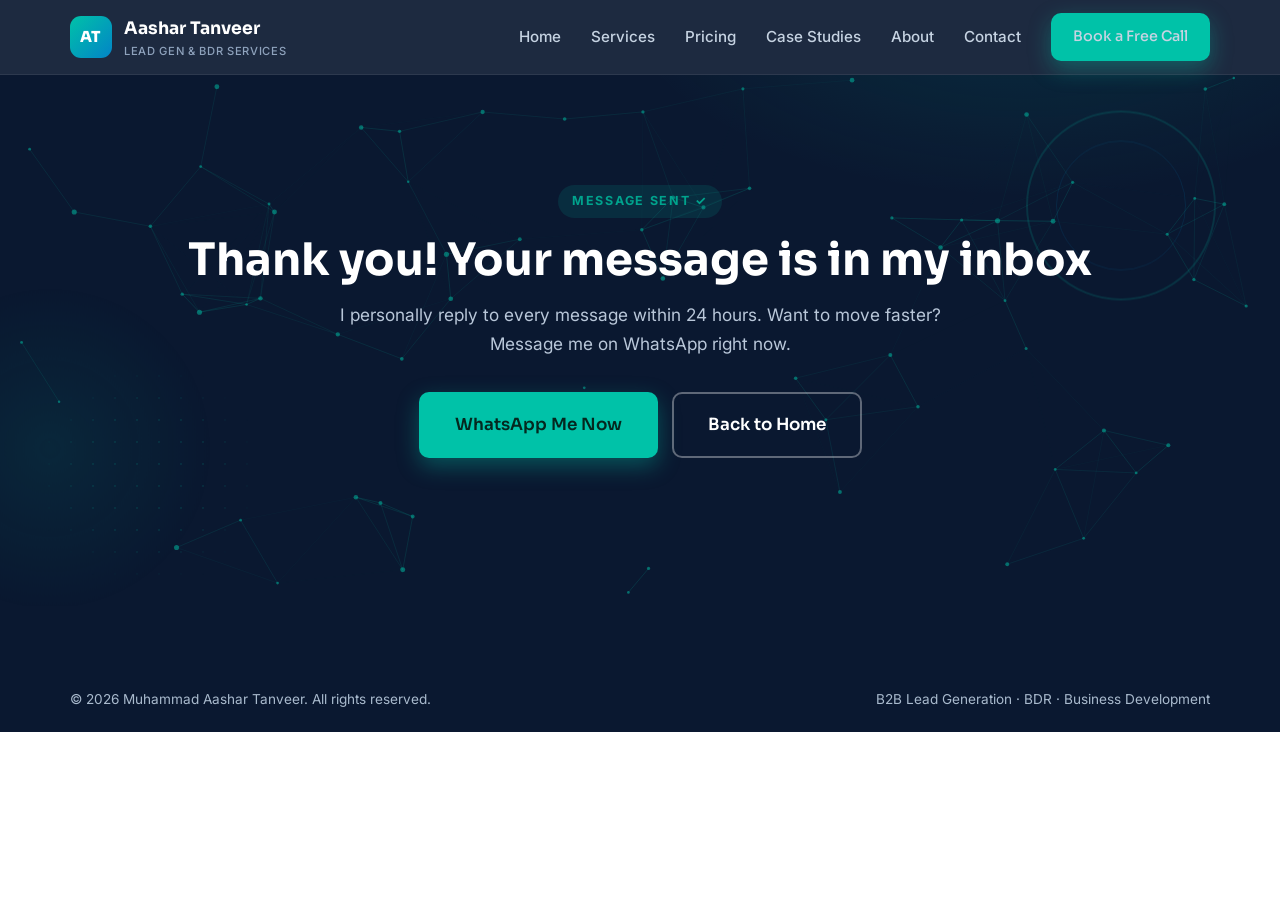
<file: thanks.html>
<!DOCTYPE html>
<html lang="en">
<head>
  <meta charset="UTF-8">
  <meta name="viewport" content="width=device-width, initial-scale=1.0">
  <title>Message Received | Aashar Tanveer</title>
  <meta name="robots" content="noindex, follow">
  <link rel="icon" type="image/svg+xml" href="favicon.svg">
  <link rel="preconnect" href="https://fonts.googleapis.com">
  <link rel="preconnect" href="https://fonts.gstatic.com" crossorigin>
  <link href="https://fonts.googleapis.com/css2?family=Sora:wght@600;700;800&family=Inter:wght@400;500;600&display=swap" rel="stylesheet">
  <link rel="stylesheet" href="css/style.css">
</head>
<body>

  <header class="site-header">
    <div class="container nav">
      <a href="index.html" class="brand">
        <span class="brand-mark">AT</span>
        <span>Aashar Tanveer<small>Lead Gen &amp; BDR Services</small></span>
      </a>
      <button class="nav-toggle" aria-label="Toggle menu">☰</button>
      <ul class="nav-links">
        <li><a href="index.html">Home</a></li>
        <li><a href="services.html">Services</a></li>
        <li><a href="pricing.html">Pricing</a></li>
        <li><a href="case-studies.html">Case Studies</a></li>
        <li><a href="about.html">About</a></li>
        <li><a href="contact.html">Contact</a></li>
        <li><a href="contact.html" class="btn btn-primary">Book a Free Call</a></li>
      </ul>
    </div>
  </header>

  <section class="page-hero" style="padding: 110px 0;">
    <div class="container">
      <span class="eyebrow">Message Sent ✓</span>
      <h1>Thank you! Your message is in my inbox</h1>
      <p>I personally reply to every message within 24 hours. Want to move faster? Message me on WhatsApp right now.</p>
      <div class="hero-ctas" style="justify-content:center; margin-top:34px;">
        <a href="https://wa.me/923056782156" target="_blank" rel="noopener" class="btn btn-primary btn-lg">WhatsApp Me Now</a>
        <a href="index.html" class="btn btn-outline btn-lg">Back to Home</a>
      </div>
    </div>
  </section>

  <footer class="site-footer">
    <div class="container footer-bottom" style="border-top:none;">
      <span>© <span id="year"></span> Muhammad Aashar Tanveer. All rights reserved.</span>
      <span>B2B Lead Generation · BDR · Business Development</span>
    </div>
  </footer>

  <script src="js/main.js"></script>
  <script src="js/analytics.js"></script>
</body>
</html>
</file>
<file: css/style.css>
/* ============================================================
   Muhammad Aashar Tanveer | B2B Lead Generation & BDR Services
   ============================================================ */

:root {
  --navy: #0a1830;
  --navy-2: #10233f;
  --navy-3: #16304f;
  --teal: #00c2a8;
  --teal-dark: #00a38d;
  --teal-soft: rgba(0, 194, 168, 0.12);
  --amber: #ffb627;
  --ink: #1c2b3a;
  --slate: #52657a;
  --line: #e3eaf2;
  --bg-soft: #f5f8fb;
  --white: #ffffff;
  --radius: 14px;
  --shadow: 0 10px 30px rgba(10, 24, 48, 0.08);
  --shadow-lg: 0 18px 50px rgba(10, 24, 48, 0.14);
  --font-head: "Sora", "Segoe UI", sans-serif;
  --font-body: "Inter", "Segoe UI", sans-serif;
}

* { margin: 0; padding: 0; box-sizing: border-box; }

html { scroll-behavior: smooth; }

body {
  font-family: var(--font-body);
  color: var(--ink);
  background: var(--white);
  line-height: 1.65;
  font-size: 16.5px;
  -webkit-font-smoothing: antialiased;
}

img { max-width: 100%; display: block; }

a { color: var(--teal-dark); text-decoration: none; }
a:hover { text-decoration: none; }

h1, h2, h3, h4 {
  font-family: var(--font-head);
  color: var(--navy);
  line-height: 1.2;
  font-weight: 700;
}

.container { width: min(1140px, 92%); margin: 0 auto; }

section { padding: 84px 0; }

/* ---------- Eyebrow / section headings ---------- */
.eyebrow {
  display: inline-block;
  font-size: 0.78rem;
  font-weight: 700;
  letter-spacing: 0.14em;
  text-transform: uppercase;
  color: var(--teal-dark);
  background: var(--teal-soft);
  padding: 6px 14px;
  border-radius: 100px;
  margin-bottom: 16px;
}

.section-head { max-width: 720px; margin-bottom: 48px; }
.section-head.center { margin-left: auto; margin-right: auto; text-align: center; }
.section-head h2 { font-size: clamp(1.7rem, 3.4vw, 2.5rem); margin-bottom: 14px; }
.section-head p { color: var(--slate); font-size: 1.06rem; }

/* ---------- Buttons ---------- */
.btn {
  display: inline-flex;
  align-items: center;
  gap: 9px;
  font-family: var(--font-head);
  font-weight: 600;
  font-size: 0.98rem;
  padding: 14px 28px;
  border-radius: 10px;
  border: 2px solid transparent;
  cursor: pointer;
  transition: transform 0.18s ease, box-shadow 0.18s ease, background 0.18s ease, color 0.18s ease;
}
.btn:hover { transform: translateY(-2px); }

.btn-primary {
  background: var(--teal);
  color: #04281f;
  box-shadow: 0 8px 22px rgba(0, 194, 168, 0.35);
}
.btn-primary:hover { background: #00d8bb; }

.btn-outline {
  border-color: rgba(255, 255, 255, 0.35);
  color: var(--white);
  background: transparent;
}
.btn-outline:hover { border-color: var(--teal); color: var(--teal); }

.btn-dark {
  background: var(--navy);
  color: var(--white);
}
.btn-dark:hover { background: var(--navy-3); }

.btn-ghost {
  border-color: var(--line);
  color: var(--navy);
  background: var(--white);
}
.btn-ghost:hover { border-color: var(--teal); color: var(--teal-dark); }

.btn-lg { padding: 17px 34px; font-size: 1.05rem; }

/* ---------- Header / nav ---------- */
.site-header {
  position: sticky;
  top: 0;
  z-index: 100;
  background: rgba(10, 24, 48, 0.92);
  backdrop-filter: blur(12px);
  border-bottom: 1px solid rgba(255, 255, 255, 0.07);
}

.nav {
  display: flex;
  align-items: center;
  justify-content: space-between;
  height: 74px;
}

.brand {
  display: flex;
  align-items: center;
  gap: 12px;
  font-family: var(--font-head);
  font-weight: 700;
  font-size: 1.08rem;
  color: var(--white);
}
.brand-mark {
  width: 42px;
  height: 42px;
  border-radius: 11px;
  background: linear-gradient(135deg, var(--teal), #0284c7);
  display: grid;
  place-items: center;
  color: var(--white);
  font-size: 0.95rem;
  font-weight: 800;
  letter-spacing: 0.02em;
  flex-shrink: 0;
}
.brand small {
  display: block;
  font-family: var(--font-body);
  font-weight: 500;
  font-size: 0.7rem;
  color: #8fa3bd;
  letter-spacing: 0.06em;
  text-transform: uppercase;
}

.nav-links {
  display: flex;
  align-items: center;
  gap: 30px;
  list-style: none;
}
.nav-links a {
  color: #c6d3e2;
  font-weight: 500;
  font-size: 0.95rem;
  transition: color 0.15s;
}
.nav-links a:hover, .nav-links a.active { color: var(--teal); }
.nav-links .btn { padding: 10px 20px; font-size: 0.9rem; }

.nav-toggle {
  display: none;
  background: none;
  border: none;
  color: var(--white);
  font-size: 1.7rem;
  cursor: pointer;
  line-height: 1;
}

/* ---------- Hero ---------- */
.hero {
  background:
    radial-gradient(900px 480px at 85% -10%, rgba(0, 194, 168, 0.16), transparent 60%),
    radial-gradient(700px 420px at -10% 110%, rgba(2, 132, 199, 0.18), transparent 60%),
    var(--navy);
  color: var(--white);
  padding: 96px 0 90px;
  overflow: hidden;
}

.hero-grid {
  display: grid;
  grid-template-columns: 1.25fr 0.75fr;
  gap: 56px;
  align-items: center;
}

.hero .eyebrow { background: rgba(0, 194, 168, 0.16); color: var(--teal); }

.hero h1 {
  color: var(--white);
  font-size: clamp(2.1rem, 4.6vw, 3.35rem);
  margin-bottom: 22px;
}
.hero h1 .hl { color: var(--teal); }

.hero-sub {
  color: #b9c7d9;
  font-size: 1.13rem;
  max-width: 560px;
  margin-bottom: 34px;
}

.hero-ctas { display: flex; flex-wrap: wrap; gap: 14px; margin-bottom: 38px; }

.hero-trust { color: #7e93ad; font-size: 0.85rem; letter-spacing: 0.05em; text-transform: uppercase; margin-bottom: 12px; }
.tool-badges { display: flex; flex-wrap: wrap; gap: 10px; }
.tool-badges span {
  border: 1px solid rgba(255, 255, 255, 0.14);
  background: rgba(255, 255, 255, 0.05);
  color: #d3deeb;
  font-size: 0.84rem;
  font-weight: 500;
  padding: 7px 14px;
  border-radius: 100px;
}

/* hero profile card */
.hero-card {
  background: rgba(255, 255, 255, 0.05);
  border: 1px solid rgba(255, 255, 255, 0.12);
  border-radius: 20px;
  padding: 34px 30px;
  text-align: center;
  backdrop-filter: blur(6px);
}
.avatar {
  width: 128px;
  height: 128px;
  border-radius: 50%;
  margin: 0 auto 18px;
  background: linear-gradient(135deg, var(--teal), #0284c7);
  display: grid;
  place-items: center;
  font-family: var(--font-head);
  font-size: 2.4rem;
  font-weight: 800;
  color: var(--white);
  border: 4px solid rgba(255, 255, 255, 0.18);
  overflow: hidden;
}
.avatar img { width: 100%; height: 100%; object-fit: cover; border-radius: 50%; }
.hero-card h3 { color: var(--white); font-size: 1.25rem; margin-bottom: 4px; }
.hero-card .role { color: var(--teal); font-size: 0.92rem; font-weight: 600; margin-bottom: 18px; }
.hero-card-stats {
  display: grid;
  grid-template-columns: 1fr 1fr;
  gap: 10px;
  margin-bottom: 20px;
}
.hero-card-stats div {
  background: rgba(255, 255, 255, 0.06);
  border-radius: 10px;
  padding: 12px 8px;
}
.hero-card-stats strong { display: block; font-family: var(--font-head); font-size: 1.15rem; color: var(--teal); }
.hero-card-stats span { font-size: 0.76rem; color: #a9bacd; }
.hero-card .profile-links { display: flex; gap: 10px; justify-content: center; flex-wrap: wrap; }
.hero-card .profile-links a {
  font-size: 0.85rem;
  font-weight: 600;
  padding: 9px 16px;
  border-radius: 8px;
  border: 1px solid rgba(255, 255, 255, 0.2);
  color: var(--white);
  transition: border-color 0.15s, color 0.15s;
}
.hero-card .profile-links a:hover { border-color: var(--teal); color: var(--teal); }

/* ---------- Stats bar ---------- */
.stats-bar { background: var(--navy-2); padding: 40px 0; }
.stats-grid {
  display: grid;
  grid-template-columns: repeat(4, 1fr);
  gap: 24px;
  text-align: center;
}
.stat h3 { color: var(--teal); font-size: clamp(1.6rem, 3vw, 2.3rem); margin-bottom: 4px; }
.stat p { color: #a9bacd; font-size: 0.9rem; }

/* ---------- Cards ---------- */
.cards-grid {
  display: grid;
  grid-template-columns: repeat(3, 1fr);
  gap: 26px;
}
.cards-grid.two-col { grid-template-columns: 1fr 1fr; }

.card {
  background: var(--white);
  border: 1px solid var(--line);
  border-radius: var(--radius);
  padding: 32px 28px;
  transition: transform 0.2s ease, box-shadow 0.2s ease, border-color 0.2s ease;
}
.card:hover {
  transform: translateY(-5px);
  box-shadow: var(--shadow-lg);
  border-color: rgba(0, 194, 168, 0.4);
}
.card-icon {
  width: 54px;
  height: 54px;
  border-radius: 13px;
  background: var(--teal-soft);
  display: grid;
  place-items: center;
  font-size: 1.5rem;
  margin-bottom: 20px;
}
.card h3 { font-size: 1.18rem; margin-bottom: 10px; }
.card p { color: var(--slate); font-size: 0.96rem; }
.card ul { margin: 14px 0 0; padding-left: 0; list-style: none; }
.card ul li {
  color: var(--slate);
  font-size: 0.93rem;
  padding: 5px 0 5px 26px;
  position: relative;
}
.card ul li::before {
  content: "✓";
  position: absolute;
  left: 0;
  color: var(--teal-dark);
  font-weight: 700;
}

.bg-soft { background: var(--bg-soft); }

/* ---------- Process steps ---------- */
.steps-grid {
  display: grid;
  grid-template-columns: repeat(5, 1fr);
  gap: 20px;
}
.step {
  background: var(--white);
  border: 1px solid var(--line);
  border-radius: var(--radius);
  padding: 26px 20px;
  position: relative;
}
.step-num {
  font-family: var(--font-head);
  font-weight: 800;
  font-size: 0.9rem;
  color: var(--white);
  background: var(--navy);
  width: 34px;
  height: 34px;
  border-radius: 50%;
  display: grid;
  place-items: center;
  margin-bottom: 16px;
}
.step h3 { font-size: 1rem; margin-bottom: 8px; }
.step p { color: var(--slate); font-size: 0.88rem; }

/* ---------- Results / proof ---------- */
.results-grid {
  display: grid;
  grid-template-columns: repeat(2, 1fr);
  gap: 26px;
}
.result-card {
  background: var(--navy-2);
  border: 1px solid rgba(255, 255, 255, 0.08);
  border-radius: var(--radius);
  padding: 32px 30px;
}
.result-card .metric {
  font-family: var(--font-head);
  font-size: 2.1rem;
  font-weight: 800;
  color: var(--teal);
  margin-bottom: 8px;
}
.result-card h3 { color: var(--white); font-size: 1.08rem; margin-bottom: 8px; }
.result-card p { color: #a9bacd; font-size: 0.94rem; }
.result-card .where { display: inline-block; margin-top: 14px; font-size: 0.8rem; font-weight: 600; color: var(--amber); letter-spacing: 0.04em; }

.section-dark { background: var(--navy); }
.section-dark .section-head h2 { color: var(--white); }
.section-dark .section-head p { color: #a9bacd; }
.section-dark .eyebrow { background: rgba(0, 194, 168, 0.16); color: var(--teal); }

/* ---------- Companies strip ---------- */
.logo-strip { padding: 34px 0; background: var(--white); border-bottom: 1px solid var(--line); }
.logo-strip .label {
  text-align: center;
  font-size: 0.78rem;
  font-weight: 700;
  letter-spacing: 0.14em;
  text-transform: uppercase;
  color: var(--slate);
  margin-bottom: 18px;
}
.logo-row { display: flex; flex-wrap: wrap; justify-content: center; align-items: center; gap: 18px 44px; }
.logo-row span {
  font-family: var(--font-head);
  font-weight: 700;
  font-size: 1.05rem;
  color: #9aabc0;
  white-space: nowrap;
}
.logo-row span small { display: block; font-family: var(--font-body); font-weight: 500; font-size: 0.68rem; letter-spacing: 0.06em; text-transform: uppercase; color: #b8c5d6; }

/* ---------- Testimonials ---------- */
.testi-grid { display: grid; grid-template-columns: 1fr 1fr; gap: 26px; max-width: 900px; margin: 0 auto; }
.testi-card {
  background: var(--white);
  border: 1px solid var(--line);
  border-radius: var(--radius);
  padding: 32px 30px;
  display: flex;
  flex-direction: column;
  box-shadow: var(--shadow);
}
.stars { color: var(--amber); font-size: 1.05rem; letter-spacing: 3px; margin-bottom: 14px; }
.testi-card blockquote { color: var(--ink); font-size: 1rem; font-style: italic; margin-bottom: 22px; flex-grow: 1; }
.testi-meta { display: flex; align-items: center; gap: 13px; }
.testi-avatar {
  width: 44px; height: 44px; border-radius: 50%; flex-shrink: 0;
  background: var(--teal-soft); color: var(--teal-dark);
  display: grid; place-items: center;
  font-family: var(--font-head); font-weight: 800; font-size: 1.05rem;
}
.testi-meta strong { display: block; font-size: 0.95rem; color: var(--navy); }
.testi-meta span { font-size: 0.82rem; color: var(--slate); }
.testi-verified {
  display: inline-flex; align-items: center; gap: 6px;
  margin-top: 18px; padding-top: 16px; border-top: 1px dashed var(--line);
  font-size: 0.8rem; font-weight: 600; color: var(--teal-dark);
}

/* ---------- Comparison table ---------- */
.compare-wrap { overflow-x: auto; border-radius: var(--radius); box-shadow: var(--shadow); }
.compare {
  width: 100%;
  min-width: 680px;
  border-collapse: separate;
  border-spacing: 0;
  background: var(--white);
  border: 1px solid var(--line);
  border-radius: var(--radius);
  overflow: hidden;
}
.compare th, .compare td {
  padding: 15px 20px;
  text-align: left;
  font-size: 0.94rem;
  border-bottom: 1px solid var(--line);
  color: var(--slate);
}
.compare thead th {
  background: var(--navy);
  color: var(--white);
  font-family: var(--font-head);
  font-size: 0.92rem;
}
.compare thead th.hl-col { background: var(--teal); color: #04281f; }
.compare td.hl-col { background: rgba(0, 194, 168, 0.08); font-weight: 600; color: var(--navy); }
.compare td:first-child { font-weight: 600; color: var(--navy); }
.compare tbody tr:last-child td { border-bottom: none; }

/* ---------- CTA availability note ---------- */
.availability {
  margin-top: 22px;
  font-size: 0.9rem;
  color: #a9bacd;
}
.availability .dot {
  display: inline-block;
  width: 9px; height: 9px;
  border-radius: 50%;
  background: #22c55e;
  margin-right: 7px;
}

/* ---------- Case studies ---------- */
.case-card {
  background: var(--white);
  border: 1px solid var(--line);
  border-radius: 18px;
  padding: 42px 38px;
  margin-bottom: 36px;
  box-shadow: var(--shadow);
}
.case-tag {
  display: inline-block;
  font-size: 0.75rem;
  font-weight: 700;
  letter-spacing: 0.1em;
  text-transform: uppercase;
  color: var(--teal-dark);
  background: var(--teal-soft);
  padding: 5px 13px;
  border-radius: 100px;
  margin-bottom: 14px;
}
.case-card h3 { font-size: 1.45rem; margin-bottom: 8px; }
.case-card .case-sub { color: var(--slate); font-size: 0.98rem; margin-bottom: 26px; }
.case-grid {
  display: grid;
  grid-template-columns: repeat(4, 1fr);
  gap: 18px;
}
.case-step {
  background: var(--bg-soft);
  border: 1px solid var(--line);
  border-radius: 12px;
  padding: 20px 18px;
}
.case-step h4 {
  font-size: 0.75rem;
  font-weight: 800;
  letter-spacing: 0.1em;
  text-transform: uppercase;
  color: var(--teal-dark);
  margin-bottom: 9px;
}
.case-step p { font-size: 0.9rem; color: var(--slate); }
.case-results {
  display: flex;
  flex-wrap: wrap;
  gap: 12px;
  margin-top: 24px;
}
.case-results span {
  background: var(--navy);
  color: var(--teal);
  font-family: var(--font-head);
  font-weight: 700;
  font-size: 0.9rem;
  padding: 9px 18px;
  border-radius: 100px;
}

/* ---------- Lead magnet band ---------- */
.magnet-band {
  background:
    radial-gradient(600px 260px at 90% -20%, rgba(0, 194, 168, 0.14), transparent 60%),
    var(--navy);
  border-radius: 22px;
  padding: 54px 48px;
  color: var(--white);
  display: grid;
  grid-template-columns: 1.15fr 0.85fr;
  gap: 44px;
  align-items: center;
}
.magnet-band .eyebrow { background: rgba(255, 182, 39, 0.16); color: var(--amber); }
.magnet-band h2 { color: var(--white); font-size: clamp(1.4rem, 2.6vw, 2rem); margin-bottom: 12px; }
.magnet-band p { color: #b9c7d9; font-size: 0.99rem; }
.magnet-points { list-style: none; margin-top: 16px; }
.magnet-points li {
  color: #d3deeb;
  font-size: 0.92rem;
  padding: 4px 0 4px 26px;
  position: relative;
}
.magnet-points li::before {
  content: "✓";
  position: absolute;
  left: 0;
  color: var(--teal);
  font-weight: 700;
}
.magnet-form {
  background: rgba(255, 255, 255, 0.06);
  border: 1px solid rgba(255, 255, 255, 0.14);
  border-radius: 16px;
  padding: 28px 26px;
}
.magnet-form input[type="text"], .magnet-form input[type="email"] {
  width: 100%;
  padding: 13px 15px;
  margin-bottom: 12px;
  border: 1.5px solid rgba(255, 255, 255, 0.18);
  border-radius: 10px;
  background: rgba(10, 24, 48, 0.6);
  color: var(--white);
  font-family: var(--font-body);
  font-size: 0.96rem;
}
.magnet-form input::placeholder { color: #8fa3bd; }
.magnet-form input:focus { outline: none; border-color: var(--teal); }
.magnet-form .btn { width: 100%; justify-content: center; }
.magnet-form .fine { font-size: 0.78rem; color: #8fa3bd; text-align: center; margin-top: 12px; }

/* ---------- Checklist page ---------- */
.check-group { margin-bottom: 46px; }
.check-group h2 {
  font-size: 1.35rem;
  margin-bottom: 20px;
  display: flex;
  align-items: center;
  gap: 14px;
}
.check-num {
  width: 40px; height: 40px;
  flex-shrink: 0;
  border-radius: 50%;
  background: var(--teal);
  color: #04281f;
  display: grid;
  place-items: center;
  font-size: 1.05rem;
  font-weight: 800;
}
.check-list { list-style: none; }
.check-list li {
  position: relative;
  padding: 13px 16px 13px 52px;
  margin-bottom: 10px;
  background: var(--white);
  border: 1px solid var(--line);
  border-radius: 12px;
  color: var(--slate);
  font-size: 0.97rem;
}
.check-list li::before {
  content: "";
  position: absolute;
  left: 16px;
  top: 15px;
  width: 22px; height: 22px;
  border: 2px solid var(--teal);
  border-radius: 6px;
  background: var(--teal-soft);
}
.check-list li::after {
  content: "✓";
  position: absolute;
  left: 21px;
  top: 13px;
  color: var(--teal-dark);
  font-weight: 800;
  font-size: 0.9rem;
}

@media print {
  .site-header, .wa-float, .cta-band, .site-footer, .scroll-progress, .hero-ctas, .fx-canvas, .bg-shape { display: none !important; }
  .page-hero { background: none; color: #000; padding: 20px 0; }
  .page-hero h1, .page-hero p { color: #000; animation: none; }
  .check-list li { break-inside: avoid; }
  section { padding: 10px 0; }
}

/* ---------- Resume band ---------- */
.resume-band {
  background:
    radial-gradient(600px 240px at 85% -30%, rgba(0, 194, 168, 0.16), transparent 60%),
    var(--navy);
  border-radius: 20px;
  padding: 40px 44px;
  display: flex;
  align-items: center;
  gap: 30px;
  color: var(--white);
  box-shadow: var(--shadow-lg);
}
.resume-icon {
  width: 72px;
  height: 72px;
  flex-shrink: 0;
  border-radius: 16px;
  background: rgba(0, 194, 168, 0.14);
  border: 1px solid rgba(0, 194, 168, 0.3);
  display: grid;
  place-items: center;
}
.resume-icon svg { width: 36px; height: 36px; }
.resume-band .rb-text { flex-grow: 1; }
.resume-band h3 { color: var(--white); font-size: 1.3rem; margin-bottom: 6px; }
.resume-band p { color: #b9c7d9; font-size: 0.97rem; margin: 0; }
.resume-band .rb-actions { display: flex; gap: 12px; flex-shrink: 0; flex-wrap: wrap; }

@media (max-width: 720px) {
  .resume-band { flex-direction: column; text-align: center; padding: 34px 24px; }
  .resume-band .rb-actions { justify-content: center; width: 100%; }
  .resume-band .rb-actions .btn { flex: 1; justify-content: center; }
}

/* ---------- Timeline (about) ---------- */
.timeline { position: relative; max-width: 800px; margin: 0 auto; padding-left: 34px; }
.timeline::before {
  content: "";
  position: absolute;
  left: 9px;
  top: 6px;
  bottom: 6px;
  width: 2px;
  background: var(--line);
}
.tl-item { position: relative; padding-bottom: 42px; }
.tl-item:last-child { padding-bottom: 0; }
.tl-item::before {
  content: "";
  position: absolute;
  left: -31px;
  top: 7px;
  width: 14px;
  height: 14px;
  border-radius: 50%;
  background: var(--teal);
  border: 3px solid var(--white);
  box-shadow: 0 0 0 2px var(--teal);
}
.tl-date { font-size: 0.82rem; font-weight: 700; color: var(--teal-dark); letter-spacing: 0.06em; text-transform: uppercase; }
.tl-item h3 { font-size: 1.22rem; margin: 6px 0 2px; }
.tl-item .tl-co { color: var(--slate); font-weight: 600; font-size: 0.95rem; margin-bottom: 10px; }
.tl-item ul { padding-left: 20px; color: var(--slate); font-size: 0.95rem; }
.tl-item ul li { margin-bottom: 6px; }

/* ---------- Pricing ---------- */
.pricing-grid {
  display: grid;
  grid-template-columns: repeat(3, 1fr);
  gap: 26px;
  align-items: stretch;
}
.price-card {
  background: var(--white);
  border: 1px solid var(--line);
  border-radius: 18px;
  padding: 38px 32px;
  display: flex;
  flex-direction: column;
  position: relative;
  transition: transform 0.2s ease, box-shadow 0.2s ease;
}
.price-card:hover { transform: translateY(-5px); box-shadow: var(--shadow-lg); }
.price-card.featured {
  background: var(--navy);
  border-color: var(--navy);
  box-shadow: var(--shadow-lg);
}
.price-card.featured h3, .price-card.featured .price { color: var(--white); }
.price-card.featured .price-desc, .price-card.featured li { color: #b9c7d9; }
.badge-popular {
  position: absolute;
  top: -14px;
  left: 50%;
  transform: translateX(-50%);
  background: var(--amber);
  color: #4a3200;
  font-size: 0.75rem;
  font-weight: 800;
  letter-spacing: 0.08em;
  text-transform: uppercase;
  padding: 6px 16px;
  border-radius: 100px;
  white-space: nowrap;
}
.price-card h3 { font-size: 1.2rem; margin-bottom: 6px; }
.price-card .price { font-family: var(--font-head); font-size: 2.6rem; font-weight: 800; color: var(--navy); }
.price-card .price span { font-size: 1rem; font-weight: 500; color: var(--slate); }
.price-card .price-desc { color: var(--slate); font-size: 0.92rem; margin: 10px 0 24px; }
.price-card ul { list-style: none; margin-bottom: 30px; flex-grow: 1; }
.price-card ul li {
  padding: 8px 0 8px 28px;
  position: relative;
  font-size: 0.94rem;
  color: var(--slate);
  border-bottom: 1px dashed var(--line);
}
.price-card.featured ul li { border-bottom-color: rgba(255, 255, 255, 0.1); }
.price-card ul li::before {
  content: "✓";
  position: absolute;
  left: 0;
  color: var(--teal);
  font-weight: 700;
}
.price-note { text-align: center; color: var(--slate); font-size: 0.95rem; margin-top: 34px; }

/* ---------- FAQ ---------- */
.faq-list { max-width: 800px; margin: 0 auto; }
.faq-item {
  border: 1px solid var(--line);
  border-radius: 12px;
  margin-bottom: 14px;
  background: var(--white);
  overflow: hidden;
}
.faq-q {
  width: 100%;
  text-align: left;
  background: none;
  border: none;
  font-family: var(--font-head);
  font-size: 1.02rem;
  font-weight: 600;
  color: var(--navy);
  padding: 20px 54px 20px 24px;
  cursor: pointer;
  position: relative;
}
.faq-q::after {
  content: "+";
  position: absolute;
  right: 22px;
  top: 50%;
  transform: translateY(-50%);
  font-size: 1.5rem;
  color: var(--teal-dark);
  transition: transform 0.2s;
}
.faq-item.open .faq-q::after { transform: translateY(-50%) rotate(45deg); }
.faq-a { max-height: 0; overflow: hidden; transition: max-height 0.3s ease; }
.faq-a p { padding: 0 24px 20px; color: var(--slate); font-size: 0.97rem; }

/* ---------- CTA band ---------- */
.cta-band {
  background:
    radial-gradient(700px 300px at 15% 120%, rgba(0, 194, 168, 0.22), transparent 60%),
    var(--navy);
  border-radius: 22px;
  padding: 64px 48px;
  text-align: center;
  color: var(--white);
}
.cta-band h2 { color: var(--white); font-size: clamp(1.6rem, 3vw, 2.3rem); margin-bottom: 14px; }
.cta-band p { color: #b9c7d9; max-width: 560px; margin: 0 auto 30px; }
.cta-band .hero-ctas { justify-content: center; margin-bottom: 0; }

/* ---------- Contact ---------- */
.contact-grid {
  display: grid;
  grid-template-columns: 0.9fr 1.1fr;
  gap: 48px;
  align-items: start;
}
.contact-info-card {
  background: var(--navy);
  border-radius: 18px;
  padding: 40px 34px;
  color: var(--white);
}
.contact-info-card h3 { color: var(--white); font-size: 1.35rem; margin-bottom: 10px; }
.contact-info-card > p { color: #b9c7d9; font-size: 0.97rem; margin-bottom: 28px; }
.contact-line {
  display: flex;
  align-items: flex-start;
  gap: 14px;
  padding: 13px 0;
  border-bottom: 1px solid rgba(255, 255, 255, 0.08);
}
.contact-line:last-of-type { border-bottom: none; }
.contact-line .ico {
  width: 42px;
  height: 42px;
  flex-shrink: 0;
  border-radius: 10px;
  background: rgba(0, 194, 168, 0.14);
  display: grid;
  place-items: center;
  font-size: 1.15rem;
}
.contact-line strong { display: block; font-size: 0.8rem; color: #8fa3bd; text-transform: uppercase; letter-spacing: 0.06em; }
.contact-line a, .contact-line span.val { color: var(--white); font-weight: 500; font-size: 0.98rem; word-break: break-all; }
.contact-line a:hover { color: var(--teal); }

.contact-form {
  background: var(--white);
  border: 1px solid var(--line);
  border-radius: 18px;
  padding: 40px 34px;
  box-shadow: var(--shadow);
}
.form-row { display: grid; grid-template-columns: 1fr 1fr; gap: 18px; }
.form-group { margin-bottom: 18px; }
.form-group label { display: block; font-weight: 600; font-size: 0.9rem; margin-bottom: 7px; color: var(--navy); }
.form-group input, .form-group select, .form-group textarea {
  width: 100%;
  padding: 13px 15px;
  border: 1.5px solid var(--line);
  border-radius: 10px;
  font-family: var(--font-body);
  font-size: 0.97rem;
  color: var(--ink);
  background: var(--bg-soft);
  transition: border-color 0.15s;
}
.form-group input:focus, .form-group select:focus, .form-group textarea:focus {
  outline: none;
  border-color: var(--teal);
  background: var(--white);
}
.form-group textarea { resize: vertical; min-height: 130px; }

/* ---------- Footer ---------- */
.site-footer { background: var(--navy); color: #a9bacd; padding: 60px 0 0; }
.footer-grid {
  display: grid;
  grid-template-columns: 1.4fr 1fr 1fr 1.2fr;
  gap: 40px;
  padding-bottom: 44px;
}
.footer-grid h4 { color: var(--white); font-size: 1rem; margin-bottom: 16px; }
.footer-grid p { font-size: 0.93rem; }
.footer-grid ul { list-style: none; }
.footer-grid ul li { margin-bottom: 10px; }
.footer-grid a { color: #a9bacd; font-size: 0.93rem; transition: color 0.15s; }
.footer-grid a:hover { color: var(--teal); }
.footer-bottom {
  border-top: 1px solid rgba(255, 255, 255, 0.08);
  padding: 22px 0;
  font-size: 0.85rem;
  display: flex;
  justify-content: space-between;
  flex-wrap: wrap;
  gap: 10px;
}

/* ---------- WhatsApp float ---------- */
.wa-float {
  position: fixed;
  bottom: 24px;
  right: 24px;
  z-index: 90;
  width: 58px;
  height: 58px;
  border-radius: 50%;
  background: #25d366;
  display: grid;
  place-items: center;
  box-shadow: 0 8px 24px rgba(37, 211, 102, 0.45);
  transition: transform 0.18s;
}
.wa-float:hover { transform: scale(1.08); }
.wa-float svg { width: 30px; height: 30px; fill: #fff; }

/* ---------- Reveal animation ---------- */
.reveal { opacity: 0; transform: translateY(32px) scale(0.98); transition: opacity 0.7s cubic-bezier(0.22, 1, 0.36, 1), transform 0.7s cubic-bezier(0.22, 1, 0.36, 1); }
.reveal.visible { opacity: 1; transform: none; }

/* ---------- Page hero (inner pages) ---------- */
.page-hero {
  background:
    radial-gradient(700px 380px at 80% -20%, rgba(0, 194, 168, 0.14), transparent 60%),
    var(--navy);
  color: var(--white);
  padding: 72px 0 64px;
  text-align: center;
}
.page-hero h1 { color: var(--white); font-size: clamp(1.9rem, 4vw, 2.8rem); margin-bottom: 14px; }
.page-hero p { color: #b9c7d9; max-width: 640px; margin: 0 auto; font-size: 1.08rem; }

/* ============================================================
   ANIMATIONS
   ============================================================ */

@keyframes fadeUp {
  from { opacity: 0; transform: translateY(28px); }
  to   { opacity: 1; transform: none; }
}
@keyframes heroCardIn {
  from { opacity: 0; transform: translateY(44px) scale(0.95); }
  to   { opacity: 1; transform: none; }
}
@keyframes floatY {
  0%, 100% { transform: translateY(0); }
  50%      { transform: translateY(-12px); }
}
@keyframes blobDrift {
  from { transform: translate(0, 0) scale(1); }
  to   { transform: translate(-70px, 50px) scale(1.18); }
}
@keyframes shimmer {
  to { background-position: 300% 0; }
}
@keyframes marqueeScroll {
  to { transform: translateX(-50%); }
}
@keyframes dotPulse {
  0%   { box-shadow: 0 0 0 2px var(--teal), 0 0 0 2px rgba(0, 194, 168, 0.45); }
  70%  { box-shadow: 0 0 0 2px var(--teal), 0 0 0 14px rgba(0, 194, 168, 0); }
  100% { box-shadow: 0 0 0 2px var(--teal), 0 0 0 0 rgba(0, 194, 168, 0); }
}
@keyframes waPulse {
  0%   { box-shadow: 0 0 0 0 rgba(37, 211, 102, 0.45); }
  70%  { box-shadow: 0 0 0 16px rgba(37, 211, 102, 0); }
  100% { box-shadow: 0 0 0 0 rgba(37, 211, 102, 0); }
}

/* --- Scroll progress bar --- */
.scroll-progress {
  position: fixed;
  top: 0; left: 0;
  height: 3px; width: 0;
  background: linear-gradient(90deg, var(--teal), #0284c7);
  z-index: 300;
  pointer-events: none;
}

/* --- Header shrink on scroll --- */
.site-header { transition: background 0.3s ease, box-shadow 0.3s ease; }
.site-header.scrolled { background: rgba(7, 17, 34, 0.97); box-shadow: 0 6px 24px rgba(0, 0, 0, 0.35); }
.nav { transition: height 0.3s ease; }
.site-header.scrolled .nav { height: 62px; }

/* --- Nav link underline --- */
.nav-links a:not(.btn) { position: relative; }
.nav-links a:not(.btn)::after {
  content: "";
  position: absolute;
  left: 0; bottom: -5px;
  height: 2px; width: 100%;
  background: var(--teal);
  transform: scaleX(0);
  transform-origin: left;
  transition: transform 0.28s cubic-bezier(0.22, 1, 0.36, 1);
}
.nav-links a:not(.btn):hover::after,
.nav-links a.active:not(.btn)::after { transform: scaleX(1); }

/* --- Hero entrance choreography --- */
.hero { position: relative; }
.hero::before, .hero::after {
  content: "";
  position: absolute;
  border-radius: 50%;
  filter: blur(90px);
  opacity: 0.28;
  pointer-events: none;
}
.hero::before {
  width: 520px; height: 520px;
  background: var(--teal);
  top: -220px; right: -120px;
  animation: blobDrift 14s ease-in-out infinite alternate;
}
.hero::after {
  width: 440px; height: 440px;
  background: #0284c7;
  bottom: -220px; left: -140px;
  animation: blobDrift 18s ease-in-out infinite alternate-reverse;
}
.hero-grid { position: relative; z-index: 1; }

.hero .eyebrow  { animation: fadeUp 0.7s cubic-bezier(0.22, 1, 0.36, 1) both; }
.hero h1        { animation: fadeUp 0.7s 0.12s cubic-bezier(0.22, 1, 0.36, 1) both; }
.hero-sub       { animation: fadeUp 0.7s 0.24s cubic-bezier(0.22, 1, 0.36, 1) both; }
.hero-ctas      { animation: fadeUp 0.7s 0.36s cubic-bezier(0.22, 1, 0.36, 1) both; }
.hero-trust     { animation: fadeUp 0.7s 0.48s cubic-bezier(0.22, 1, 0.36, 1) both; }
.tool-badges    { animation: fadeUp 0.7s 0.58s cubic-bezier(0.22, 1, 0.36, 1) both; }
.hero-card {
  animation:
    heroCardIn 0.9s 0.3s cubic-bezier(0.22, 1, 0.36, 1) both,
    floatY 7s ease-in-out 1.6s infinite;
}

/* --- Headline gradient shimmer --- */
.hero h1 .hl {
  background: linear-gradient(90deg, #00c2a8, #5ce8d2, #38bdf8, #00c2a8);
  background-size: 300% 100%;
  -webkit-background-clip: text;
  background-clip: text;
  -webkit-text-fill-color: transparent;
  color: transparent;
  animation: shimmer 6s linear infinite;
}

/* --- Inner page hero entrance --- */
.page-hero .eyebrow { animation: fadeUp 0.7s cubic-bezier(0.22, 1, 0.36, 1) both; }
.page-hero h1       { animation: fadeUp 0.7s 0.12s cubic-bezier(0.22, 1, 0.36, 1) both; }
.page-hero p        { animation: fadeUp 0.7s 0.24s cubic-bezier(0.22, 1, 0.36, 1) both; }

/* --- Button shine sweep --- */
.btn { position: relative; overflow: hidden; }
.btn::before {
  content: "";
  position: absolute;
  top: 0; left: -80%;
  width: 50%; height: 100%;
  background: linear-gradient(100deg, transparent, rgba(255, 255, 255, 0.35), transparent);
  transform: skewX(-20deg);
  transition: left 0.55s ease;
  pointer-events: none;
}
.btn:hover::before { left: 130%; }

/* --- Card micro-interactions --- */
.card-icon { transition: transform 0.35s cubic-bezier(0.34, 1.56, 0.64, 1); }
.card:hover .card-icon { transform: scale(1.15) rotate(-8deg); }
.testi-card:hover { transform: translateY(-4px); transition: transform 0.25s ease, box-shadow 0.25s ease; box-shadow: var(--shadow-lg); }
.step { transition: transform 0.25s ease, box-shadow 0.25s ease, border-color 0.25s ease; }
.step:hover { transform: translateY(-4px); box-shadow: var(--shadow); border-color: rgba(0, 194, 168, 0.4); }

/* --- Companies marquee --- */
.marquee {
  overflow: hidden;
  -webkit-mask-image: linear-gradient(90deg, transparent, #000 10%, #000 90%, transparent);
  mask-image: linear-gradient(90deg, transparent, #000 10%, #000 90%, transparent);
}
.marquee-track {
  display: flex;
  width: max-content;
  animation: marqueeScroll 26s linear infinite;
}
.marquee:hover .marquee-track { animation-play-state: paused; }
.marquee .logo-row {
  flex-wrap: nowrap;
  justify-content: flex-start;
  gap: 72px;
  padding-right: 72px;
}

/* --- Timeline dot pulse --- */
.tl-item::before { animation: dotPulse 2.8s ease-out infinite; }

/* --- WhatsApp float pulse ring --- */
.wa-float::after {
  content: "";
  position: absolute;
  inset: 0;
  border-radius: 50%;
  animation: waPulse 2.5s ease-out infinite;
  pointer-events: none;
}

/* --- Particle network canvas (hero / page-hero) --- */
.hero, .page-hero { position: relative; overflow: hidden; }
.fx-canvas {
  position: absolute;
  inset: 0;
  z-index: 0;
  pointer-events: none;
}
.hero .container, .page-hero .container { position: relative; z-index: 1; }

/* --- Parallax background shapes --- */
.has-bg-fx { position: relative; overflow: hidden; }
.has-bg-fx > .container { position: relative; z-index: 1; }
.bg-shape {
  position: absolute;
  z-index: 0;
  pointer-events: none;
  will-change: transform;
}
.bg-shape.ring {
  width: 190px; height: 190px;
  border: 2px solid rgba(0, 194, 168, 0.16);
  border-radius: 50%;
}
.bg-shape.ring::after {
  content: "";
  position: absolute;
  inset: 28px;
  border: 1.5px solid rgba(2, 132, 199, 0.14);
  border-radius: 50%;
}
.bg-shape.blob {
  width: 340px; height: 340px;
  border-radius: 50%;
  background: radial-gradient(circle, rgba(0, 194, 168, 0.09), transparent 68%);
}
.bg-shape.dots {
  width: 220px; height: 220px;
  background-image: radial-gradient(rgba(0, 194, 168, 0.22) 1.5px, transparent 1.5px);
  background-size: 22px 22px;
  opacity: 0.55;
  -webkit-mask-image: radial-gradient(circle, #000 40%, transparent 75%);
  mask-image: radial-gradient(circle, #000 40%, transparent 75%);
}
.section-dark .bg-shape.ring { border-color: rgba(0, 194, 168, 0.22); }
.section-dark .bg-shape.dots { opacity: 0.4; }

/* --- Animated hero globe --- */
@keyframes spinSlow {
  to { transform: rotate(360deg); }
}
@keyframes arcDash {
  to { stroke-dashoffset: -32; }
}
@keyframes cityPulse {
  0%, 100% { opacity: 0.9; transform: scale(1); }
  50%      { opacity: 0.4; transform: scale(1.6); }
}
.hero-globe {
  position: absolute;
  right: -160px;
  top: 50%;
  width: 660px;
  height: 660px;
  transform: translateY(-50%);
  opacity: 0.55;
  z-index: 0;
  pointer-events: none;
}
.globe-spin {
  transform-origin: 300px 300px;
  transform-box: view-box;
  animation: spinSlow 70s linear infinite;
}
.globe-arc {
  stroke-dasharray: 6 10;
  animation: arcDash 1.4s linear infinite;
}
.globe-city circle {
  transform-box: fill-box;
  transform-origin: center;
  animation: cityPulse 2.6s ease-in-out infinite;
}
.globe-city circle:nth-child(2n) { animation-delay: 0.9s; }
.globe-city circle:nth-child(3n) { animation-delay: 1.6s; }

/* --- Animated pipeline chart (dark results section) --- */
@keyframes chartDraw {
  0%   { stroke-dashoffset: 2200; }
  55%, 100% { stroke-dashoffset: 0; }
}
@keyframes chartGlow {
  0%, 100% { opacity: 0.5; }
  50%      { opacity: 0.9; }
}
.chart-bg {
  position: absolute;
  inset: auto 0 0 0;
  width: 100%;
  height: 78%;
  z-index: 0;
  pointer-events: none;
}
.chart-line {
  stroke-dasharray: 2200;
  animation: chartDraw 10s ease-in-out infinite;
}
.chart-area { animation: chartGlow 6s ease-in-out infinite; }
.chart-points circle {
  transform-box: fill-box;
  transform-origin: center;
  animation: cityPulse 3s ease-in-out infinite;
}
.chart-points circle:nth-child(2n) { animation-delay: 1.2s; }

/* --- Wave section dividers --- */
@keyframes waveMove {
  to { transform: translateX(-720px); }
}
.wave-divider {
  position: absolute;
  top: 0; left: 0;
  width: 100%;
  height: 88px;
  z-index: 0;
  pointer-events: none;
  overflow: hidden;
}
.wave-divider svg { width: 100%; height: 100%; display: block; overflow: visible; }
.wave-divider .wave { will-change: transform; }
.wave-divider .w1 { animation: waveMove 16s linear infinite; }
.wave-divider .w2 { animation: waveMove 26s linear infinite reverse; }
.has-wave { padding-top: 130px; }
footer.has-wave { position: relative; overflow: hidden; padding-top: 140px; }
footer.has-wave .wave-divider .w2 { fill-opacity: 0.5; }

/* --- CTA paper plane --- */
.cta-band { position: relative; overflow: hidden; }
.cta-band > * { position: relative; z-index: 1; }
@keyframes flightDash {
  to { stroke-dashoffset: -64; }
}
.cta-plane {
  position: absolute;
  inset: 0;
  width: 100%;
  height: 100%;
  z-index: 0 !important;
  pointer-events: none;
  opacity: 0.6;
}
.flight-path { animation: flightDash 2.2s linear infinite; }

/* --- About page story photo --- */
.story-photo {
  float: right;
  width: 215px;
  height: 215px;
  margin: 8px 0 20px 32px;
  position: relative;
}
.story-photo img {
  width: 100%;
  height: 100%;
  object-fit: cover;
  border-radius: 50%;
  border: 5px solid var(--white);
  box-shadow: var(--shadow-lg);
  position: relative;
  z-index: 1;
  animation: floatY 6.5s ease-in-out infinite;
}
.story-photo::before {
  content: "";
  position: absolute;
  inset: -14px;
  border-radius: 50%;
  border: 2px dashed rgba(0, 194, 168, 0.55);
  animation: spinSlow 45s linear infinite;
}
.story-photo::after {
  content: "";
  position: absolute;
  inset: -30px;
  border-radius: 50%;
  border: 1.5px solid rgba(2, 132, 199, 0.25);
  animation: spinSlow 70s linear infinite reverse;
}

/* --- Reduced motion: switch everything off --- */
@media (prefers-reduced-motion: reduce) {
  *, *::before, *::after {
    animation-duration: 0.01ms !important;
    animation-iteration-count: 1 !important;
    transition-duration: 0.01ms !important;
  }
  .reveal { opacity: 1; transform: none; }
  .marquee-track { animation: none; }
  .hero-globe, .cta-plane { display: none; }
}

/* ---------- Responsive ---------- */
@media (max-width: 960px) {
  .brand { white-space: nowrap; }
  .nav-toggle { display: block; }
  .nav-links {
    position: absolute;
    top: 74px;
    left: 0;
    right: 0;
    flex-direction: column;
    align-items: flex-start;
    gap: 0;
    background: var(--navy);
    border-bottom: 1px solid rgba(255, 255, 255, 0.08);
    padding: 10px 4%;
    display: none;
  }
  .nav-links.open { display: flex; }
  .nav-links li { width: 100%; }
  .nav-links a { display: block; padding: 13px 4px; font-size: 1rem; }
  .nav-links .btn { margin: 10px 0 14px; justify-content: center; width: 100%; }
  .hero-grid { grid-template-columns: 1fr; gap: 44px; }
  .hero-card { max-width: 420px; margin: 0 auto; }
  .hero-globe { right: -260px; top: 30%; opacity: 0.3; }
  .cards-grid, .pricing-grid { grid-template-columns: 1fr 1fr; }
  .steps-grid { grid-template-columns: repeat(2, 1fr); }
  .testi-grid { grid-template-columns: 1fr; }
  .results-grid { grid-template-columns: 1fr; }
  .case-grid { grid-template-columns: 1fr 1fr; }
  .magnet-band { grid-template-columns: 1fr; padding: 40px 30px; }
  .contact-grid { grid-template-columns: 1fr; }
  .footer-grid { grid-template-columns: 1fr 1fr; }
}

@media (max-width: 720px) {
  section { padding: 60px 0; }
  .cards-grid, .cards-grid.two-col, .pricing-grid, .steps-grid { grid-template-columns: 1fr; }
  .stats-grid { grid-template-columns: 1fr 1fr; }
  .form-row { grid-template-columns: 1fr; }
  .cta-band { padding: 48px 24px; }
  .story-photo { float: none; margin: 0 auto 26px; }
  .has-wave { padding-top: 110px; }
  .case-grid { grid-template-columns: 1fr; }
  .case-card { padding: 30px 24px; }
  .footer-grid { grid-template-columns: 1fr; }
}
</file>
